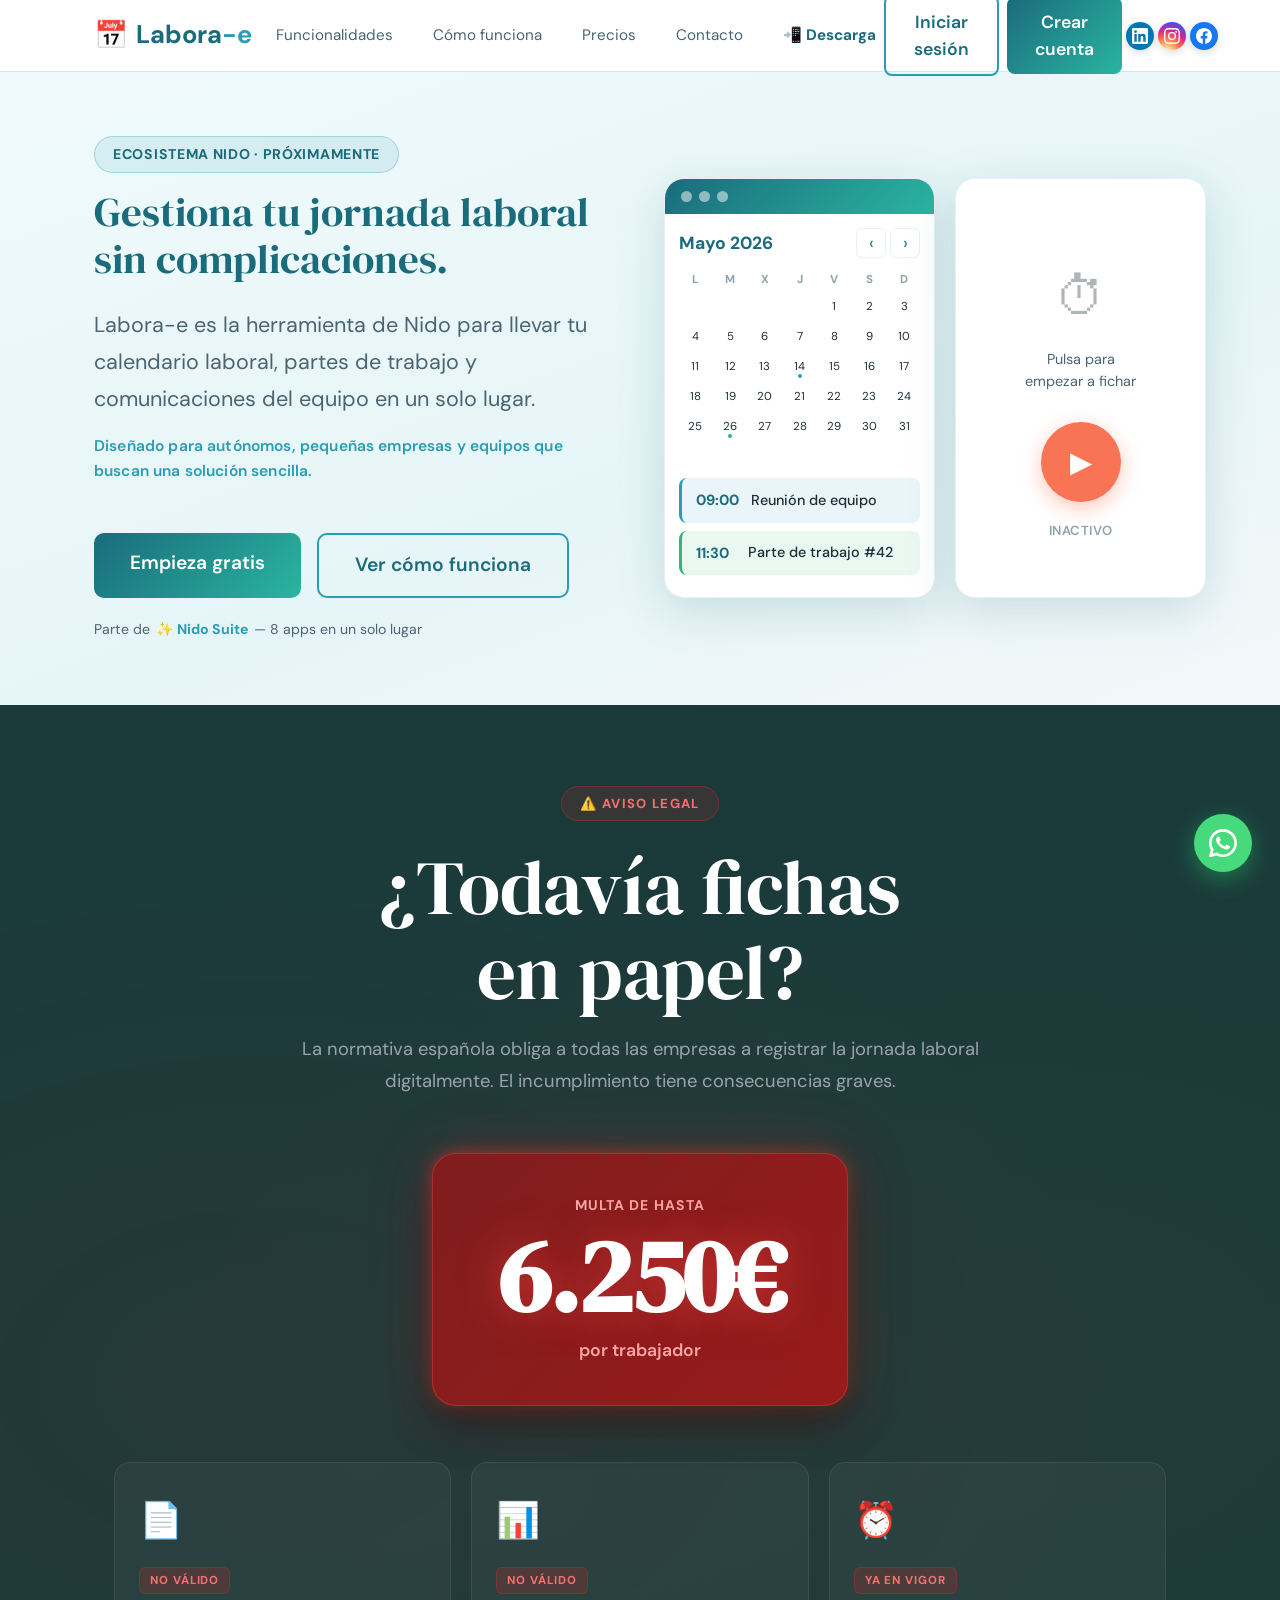
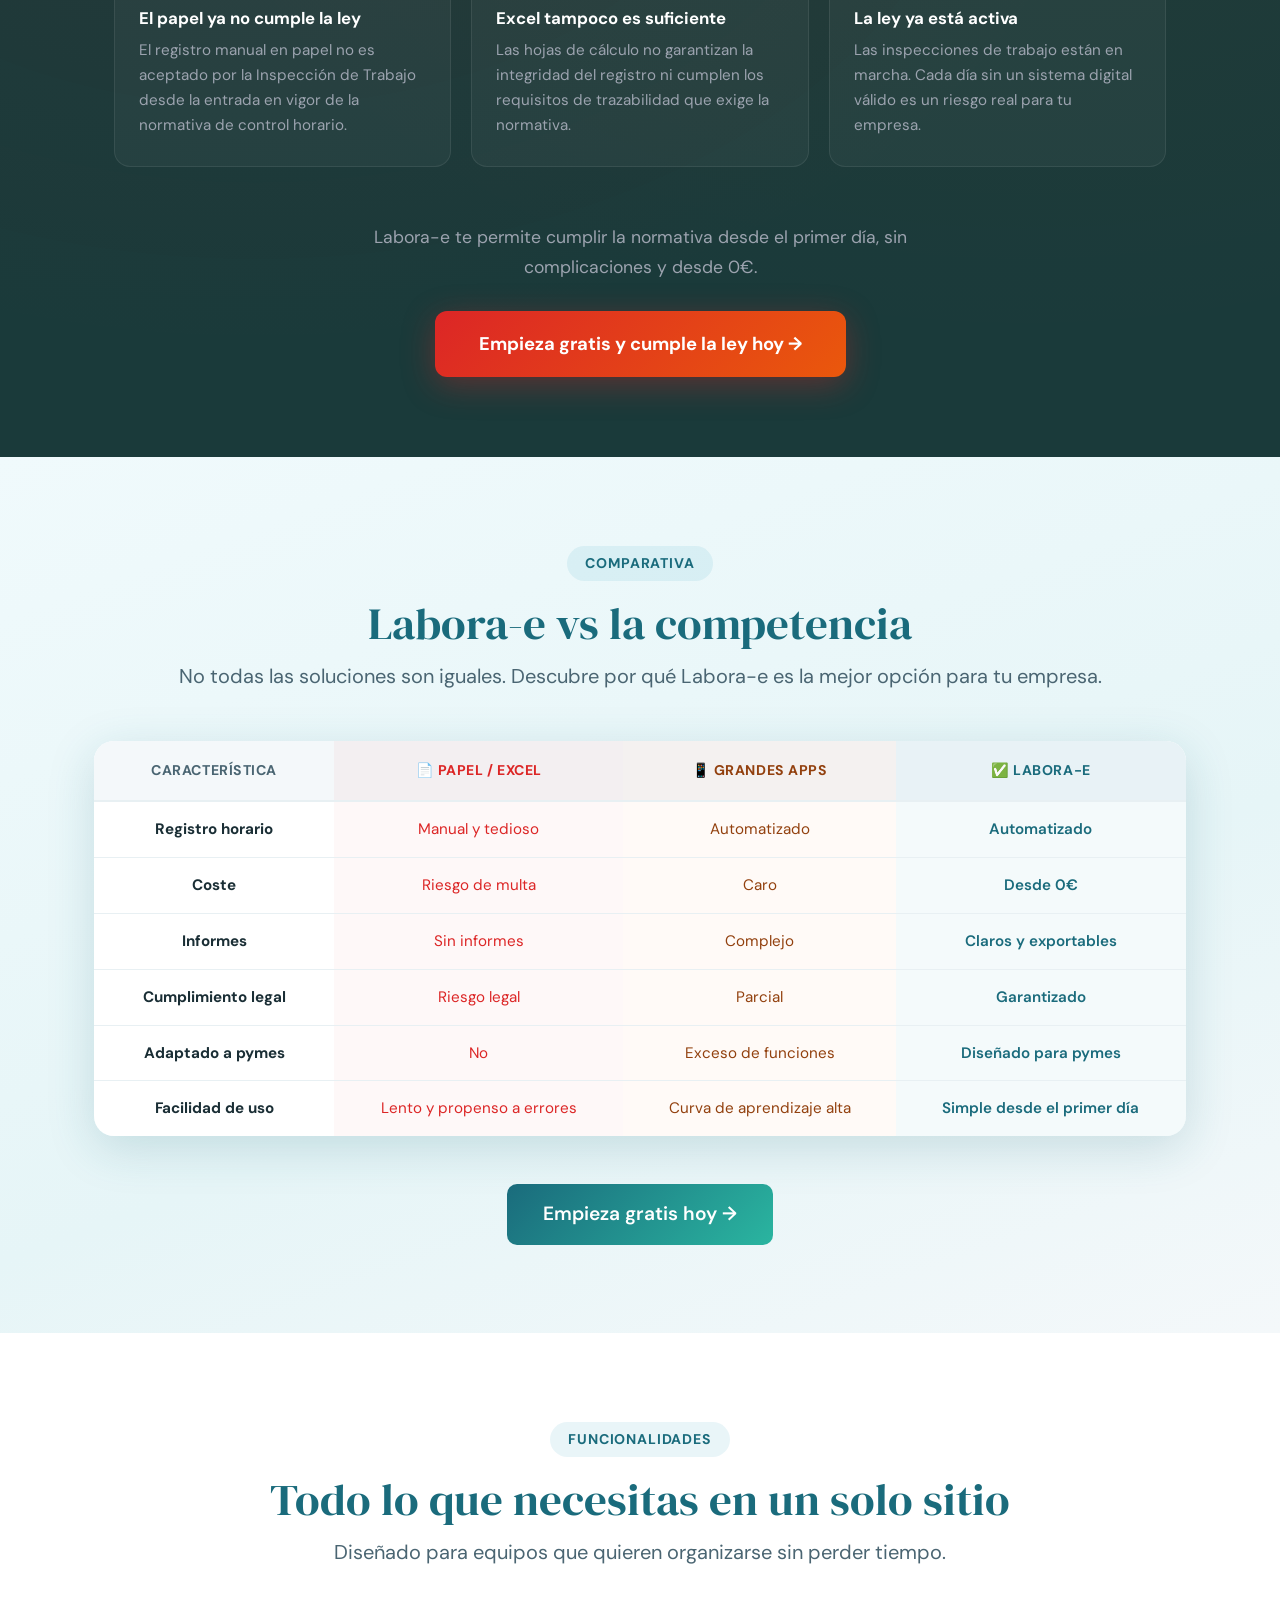
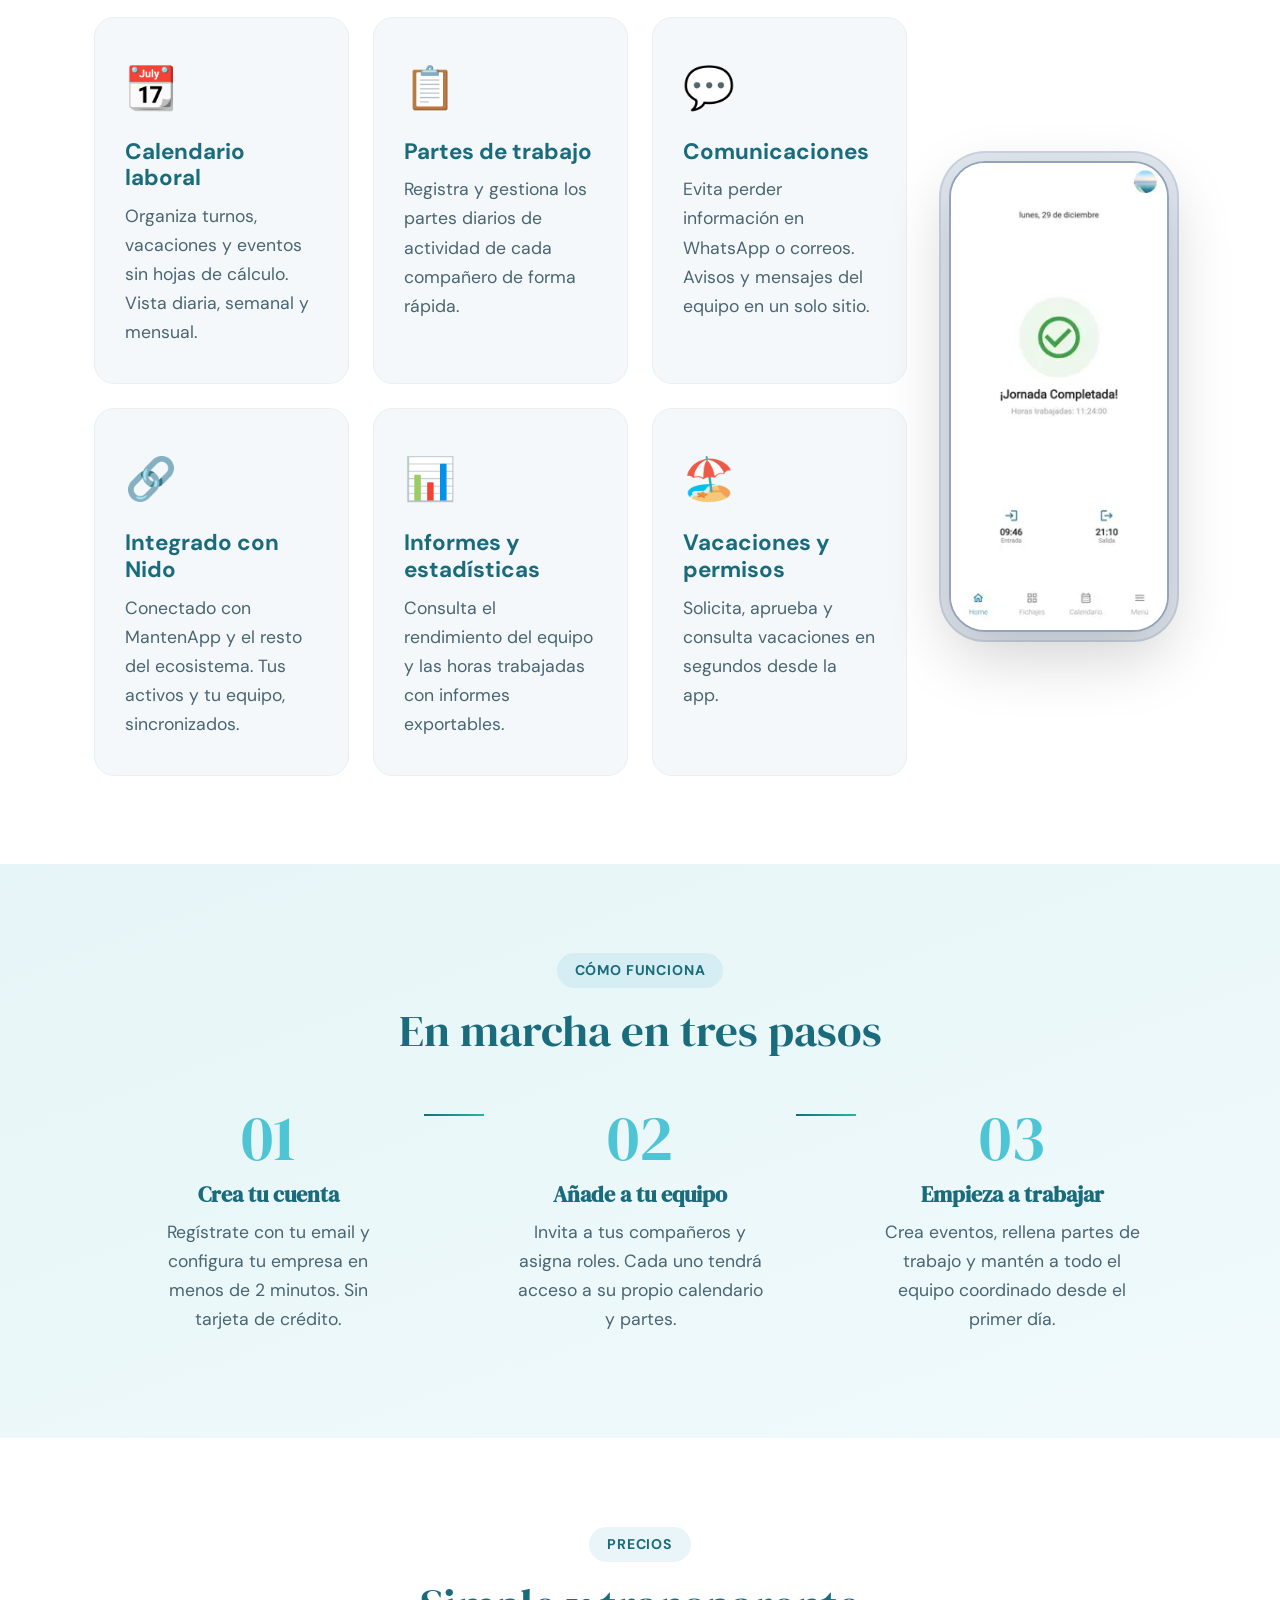
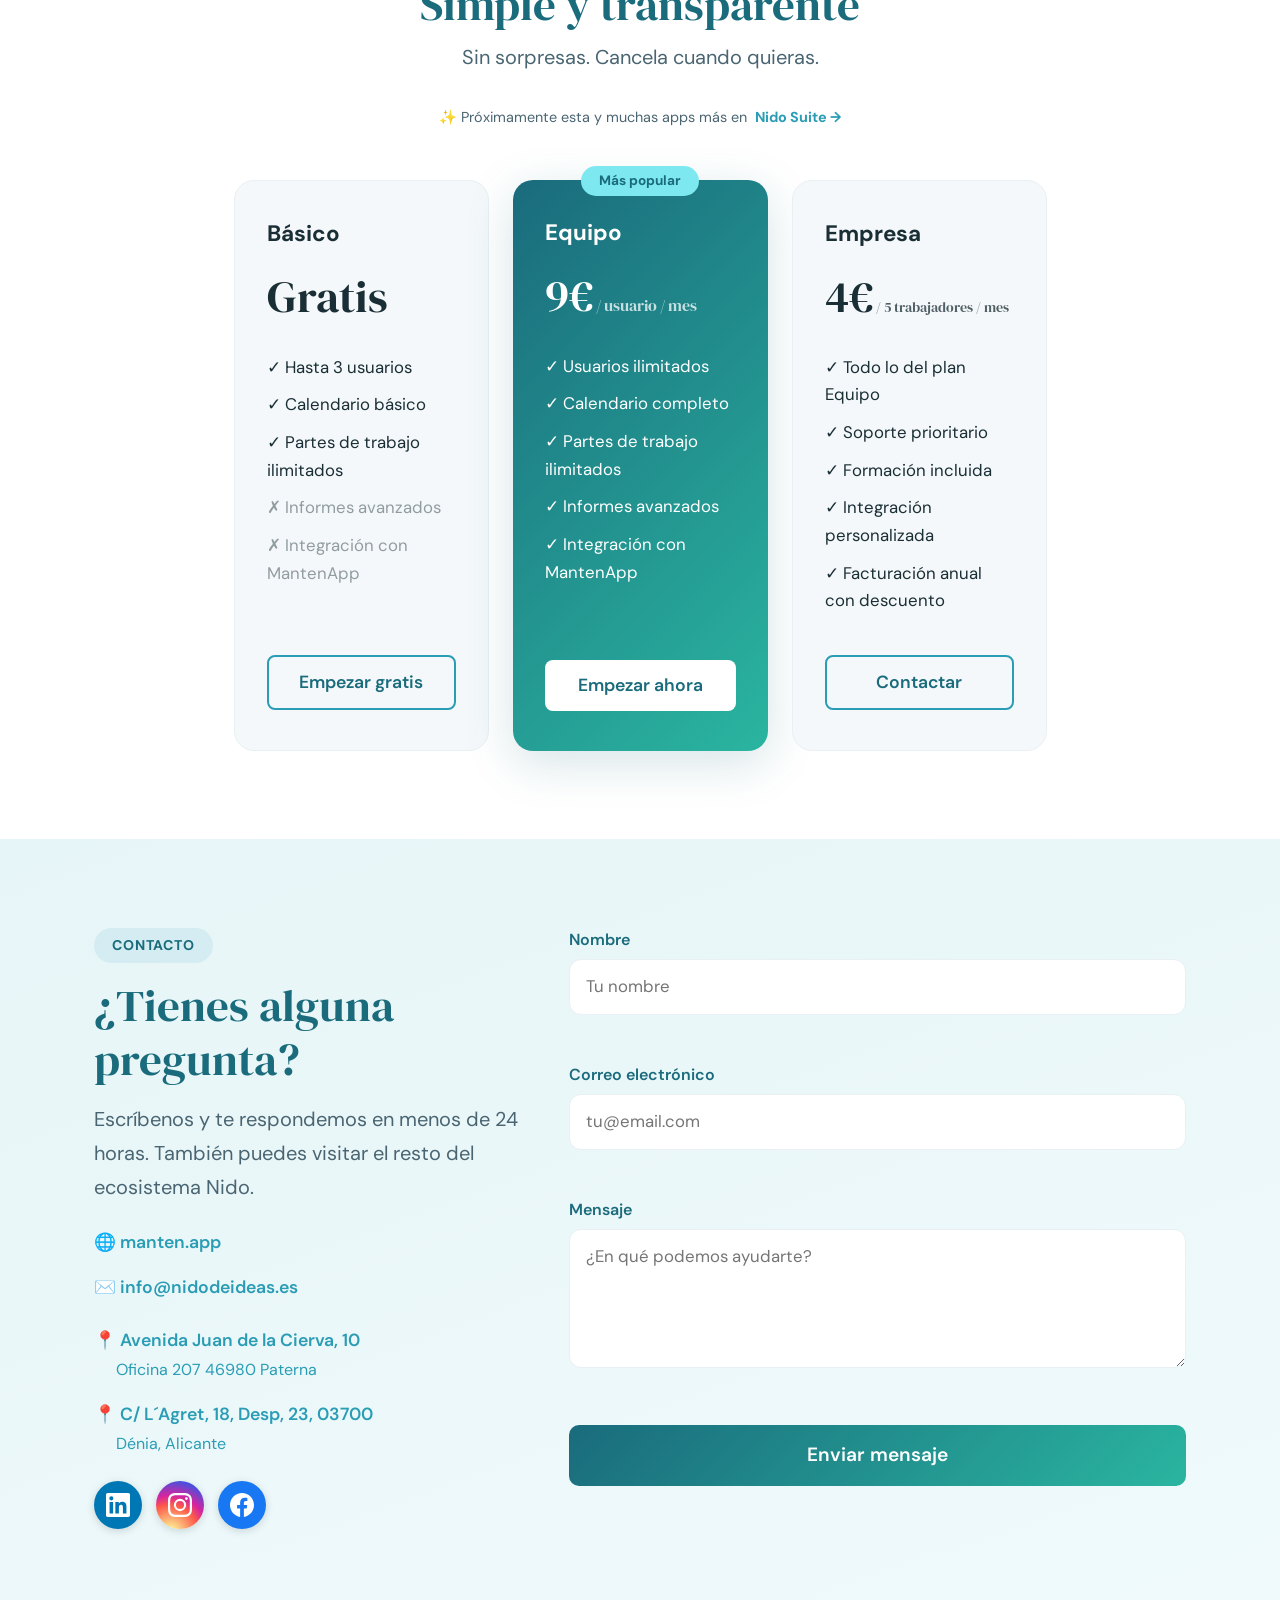
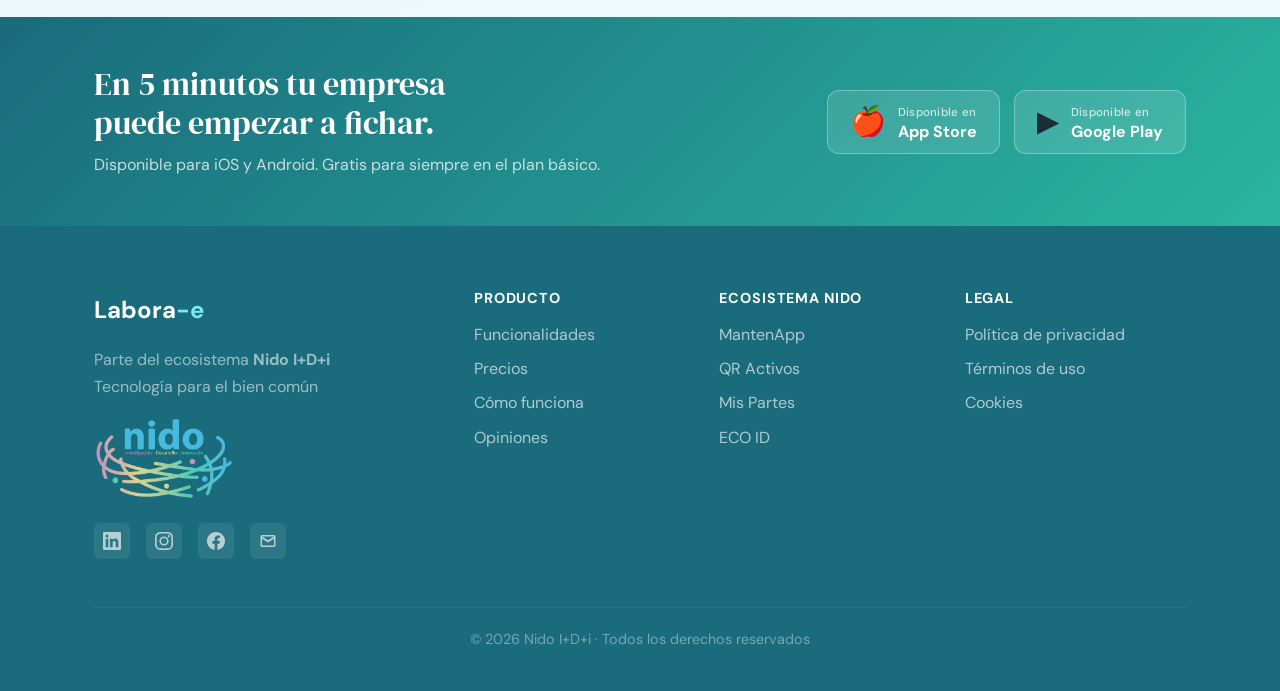
<file: PaginaLabora-Nido/index.html>
<!DOCTYPE html>
<html lang="es">
<head>
  <meta charset="UTF-8" />
  <meta name="viewport" content="width=device-width, initial-scale=1.0" />
  <link rel="icon" type="image/svg+xml" href="imagenes/favicon.svg" />
  <title>Labora-e</title>
  <link rel="preconnect" href="https://fonts.googleapis.com" />
  <link rel="preconnect" href="https://fonts.gstatic.com" crossorigin />
  <link href="https://fonts.googleapis.com/css2?family=DM+Sans:wght@400;500;600;700&family=DM+Serif+Display&display=swap" rel="stylesheet" />
  <link href="https://cdn.jsdelivr.net/npm/bootstrap@5.3.3/dist/css/bootstrap.min.css" rel="stylesheet" />
  <link rel="stylesheet" href="css/style.css" />
</head>
<body>

  <!-- ========== NAVBAR ========== -->
  <nav class="navbar navbar-expand-lg sticky-top navbar-light bg-white border-bottom py-0">
    <div class="container-xl px-4">

      <a class="navbar-brand d-flex align-items-center gap-2 py-3" href="inicio.html">
        <span class="logo-icon-lg">📅</span>
        <span class="logo-text">Labora<span class="logo-accent">-e</span></span>
      </a>

      <button class="navbar-toggler" type="button" data-bs-toggle="collapse" data-bs-target="#navMenu">
        <span class="navbar-toggler-icon"></span>
      </button>

      <div class="collapse navbar-collapse" id="navMenu">
        <ul class="navbar-nav mx-auto gap-lg-4 py-2 py-lg-0">
          <li class="nav-item"><a class="nav-link" href="#funcionalidades">Funcionalidades</a></li>
          <li class="nav-item"><a class="nav-link" href="#como-funciona">Cómo funciona</a></li>
          <li class="nav-item"><a class="nav-link" href="#precios">Precios</a></li>
          <li class="nav-item"><a class="nav-link" href="#contacto">Contacto</a></li>
          <li class="nav-item"><a class="nav-link nav-link-descarga" href="#descarga">📲 Descarga</a></li>
        </ul>
        <div class="d-flex gap-2 py-2 py-lg-0 align-items-center" id="nav-actions">
          <!-- Se rellena por JS según sesión -->
        </div>
        <div class="d-flex gap-1 ms-1 py-2 py-lg-0 align-items-center">
          <a href="https://www.linkedin.com/company/nido-i-d-i/" target="_blank" rel="noopener noreferrer" class="nav-social-link nav-social-link--linkedin" title="LinkedIn">
            <svg viewBox="0 0 24 24" xmlns="http://www.w3.org/2000/svg"><path d="M20.447 20.452h-3.554v-5.569c0-1.328-.027-3.037-1.852-3.037-1.853 0-2.136 1.445-2.136 2.939v5.667H9.351V9h3.414v1.561h.046c.477-.9 1.637-1.85 3.37-1.85 3.601 0 4.267 2.37 4.267 5.455v6.286zM5.337 7.433a2.062 2.062 0 0 1-2.063-2.065 2.064 2.064 0 1 1 2.063 2.065zm1.782 13.019H3.555V9h3.564v11.452zM22.225 0H1.771C.792 0 0 .774 0 1.729v20.542C0 23.227.792 24 1.771 24h20.451C23.2 24 24 23.227 24 22.271V1.729C24 .774 23.2 0 22.222 0h.003z"/></svg>
          </a>
          <a href="https://www.instagram.com/nidodeideas.es/#" target="_blank" rel="noopener noreferrer" class="nav-social-link nav-social-link--instagram" title="Instagram">
            <svg viewBox="0 0 24 24" xmlns="http://www.w3.org/2000/svg"><path d="M12 2.163c3.204 0 3.584.012 4.85.07 3.252.148 4.771 1.691 4.919 4.919.058 1.265.069 1.645.069 4.849 0 3.205-.012 3.584-.069 4.849-.149 3.225-1.664 4.771-4.919 4.919-1.266.058-1.644.07-4.85.07-3.204 0-3.584-.012-4.849-.07-3.26-.149-4.771-1.699-4.919-4.92-.058-1.265-.07-1.644-.07-4.849 0-3.204.013-3.583.07-4.849.149-3.227 1.664-4.771 4.919-4.919 1.266-.057 1.645-.069 4.849-.069zM12 0C8.741 0 8.333.014 7.053.072 2.695.272.273 2.69.073 7.052.014 8.333 0 8.741 0 12c0 3.259.014 3.668.072 4.948.2 4.358 2.618 6.78 6.98 6.98C8.333 23.986 8.741 24 12 24c3.259 0 3.668-.014 4.948-.072 4.354-.2 6.782-2.618 6.979-6.98.059-1.28.073-1.689.073-4.948 0-3.259-.014-3.667-.072-4.947-.196-4.354-2.617-6.78-6.979-6.98C15.668.014 15.259 0 12 0zm0 5.838a6.162 6.162 0 1 0 0 12.324 6.162 6.162 0 0 0 0-12.324zM12 16a4 4 0 1 1 0-8 4 4 0 0 1 0 8zm6.406-11.845a1.44 1.44 0 1 0 0 2.881 1.44 1.44 0 0 0 0-2.881z"/></svg>
          </a>
          <a href="https://www.facebook.com" target="_blank" rel="noopener noreferrer" class="nav-social-link nav-social-link--facebook" title="Facebook">
            <svg viewBox="0 0 24 24" xmlns="http://www.w3.org/2000/svg"><path d="M24 12.073C24 5.405 18.627 0 12 0S0 5.405 0 12.073C0 18.1 4.388 23.094 10.125 24v-8.437H7.078v-3.49h3.047V9.413c0-3.025 1.792-4.697 4.533-4.697 1.312 0 2.686.235 2.686.235v2.97h-1.514c-1.491 0-1.956.93-1.956 1.887v2.265h3.328l-.532 3.49h-2.796V24C19.612 23.094 24 18.1 24 12.073z"/></svg>
          </a>
        </div>
      </div>

    </div>
  </nav>

  <!-- ========== HERO ========== -->
  <section class="hero-section" id="inicio">
    <div class="container-xl px-4">
      <div class="row align-items-center g-5">

        <!-- Columna izquierda: texto -->
        <div class="col-lg-6">
          <a href="https://nidodeideas.es" target="_blank" rel="noopener noreferrer" class="badge-nido mb-3 d-inline-block">Ecosistema Nido · Próximamente</a>
          <h1 class="hero-title mb-4">Gestiona tu jornada laboral sin complicaciones.</h1>
          <p class="hero-subtitle mb-3">Labora-e es la herramienta de Nido para llevar tu calendario laboral, partes de trabajo y comunicaciones del equipo en un solo lugar.</p>
          <p class="hero-target mb-5">Diseñado para autónomos, pequeñas empresas y equipos que buscan una solución sencilla.</p>
          <div class="d-flex gap-3 flex-wrap">
            <a href="pages/register.html" class="btn btn-teal btn-xl">Empieza gratis</a>
            <a href="#como-funciona" class="btn btn-outline-teal btn-xl">Ver cómo funciona</a>
          </div>
          <div class="hero-suite-hint">
            <span>Parte de</span>
            <a href="#" class="hero-suite-link">✨ Nido Suite</a>
            <span>— 8 apps en un solo lugar</span>
          </div>
        </div>

        <!-- Columna derecha: calendario + fichaje -->
        <div class="col-lg-6">
          <div class="hero-mockups">

            <!-- Calendario -->
            <div class="mockup-card mockup-card--sm">
              <div class="mockup-bar">
                <span></span><span></span><span></span>
              </div>
              <div class="mockup-body">
                <div class="cal-header-row">
                  <span class="cal-month-label" id="cal-month-label">Mayo 2026</span>
                  <div class="cal-nav-btns">
                    <button id="cal-prev">‹</button>
                    <button id="cal-next">›</button>
                  </div>
                </div>
                <div class="cal-grid" id="cal-grid"></div>
                <div class="mockup-events mt-2">
                  <div class="mockup-event mockup-event--blue">
                    <span class="event-time">09:00</span>
                    <span class="event-name">Reunión de equipo</span>
                  </div>
                  <div class="mockup-event mockup-event--green">
                    <span class="event-time">11:30</span>
                    <span class="event-name">Parte de trabajo #42</span>
                  </div>
                </div>
              </div>
            </div>

            <!-- Fichaje -->
            <div class="fichaje-card">
              <div class="fichaje-display" id="fichaje-display">
                <div class="fichaje-idle">
                  <div class="fichaje-idle-icon">⏱</div>
                  <p class="fichaje-idle-text">Pulsa para<br>empezar a fichar</p>
                </div>
              </div>
              <div class="fichaje-timer" id="fichaje-timer" style="display:none">
                <div class="fichaje-time" id="fichaje-time">00:00:00</div>
                <div class="fichaje-total-label">Total acumulado hoy:</div>
                <div class="fichaje-progress-wrap">
                  <div class="fichaje-progress-bar">
                    <div class="fichaje-progress-fill" id="fichaje-progress-fill"></div>
                  </div>
                  <div class="fichaje-progress-labels">
                    <span class="fichaje-percent" id="fichaje-percent">0%</span>
                    <span class="fichaje-meta">Meta: 8h</span>
                  </div>
                </div>
              </div>
              <button class="fichaje-btn" id="fichaje-btn" onclick="toggleFichaje()">
                <span id="fichaje-btn-icon">▶</span>
              </button>
              <div class="fichaje-status" id="fichaje-status">Inactivo</div>
            </div>

          </div>
        </div>

      </div>
    </div>
  </section>

  <!-- ========== ALERTA LEGAL ========== -->
  <section class="alerta-legal" id="alerta-legal">
    <div class="alerta-legal__inner">

      <!-- Cabecera de impacto -->
      <div class="alerta-legal__header">
        <span class="alerta-badge">⚠️ AVISO LEGAL</span>
        <h2 class="alerta-title">¿Todavía fichas<br>en papel?</h2>
        <p class="alerta-subtitle">La normativa española obliga a todas las empresas a registrar la jornada laboral digitalmente. El incumplimiento tiene consecuencias graves.</p>
      </div>

      <!-- Dato central de impacto -->
      <div class="alerta-cifra-wrap">
        <div class="alerta-cifra-card">
          <div class="alerta-cifra-label">Multa de hasta</div>
          <div class="alerta-cifra">6.250€</div>
          <div class="alerta-cifra-sub">por trabajador</div>
        </div>
      </div>

      <!-- Tres problemas -->
      <div class="alerta-problemas">

        <div class="alerta-problema-card">
          <div class="alerta-problema-icon">📄</div>
          <div class="alerta-problema-tag">NO VÁLIDO</div>
          <h3>El papel ya no cumple la ley</h3>
          <p>El registro manual en papel no es aceptado por la Inspección de Trabajo desde la entrada en vigor de la normativa de control horario.</p>
        </div>

        <div class="alerta-problema-card">
          <div class="alerta-problema-icon">📊</div>
          <div class="alerta-problema-tag">NO VÁLIDO</div>
          <h3>Excel tampoco es suficiente</h3>
          <p>Las hojas de cálculo no garantizan la integridad del registro ni cumplen los requisitos de trazabilidad que exige la normativa.</p>
        </div>

        <div class="alerta-problema-card">
          <div class="alerta-problema-icon">⏰</div>
          <div class="alerta-problema-tag">YA EN VIGOR</div>
          <h3>La ley ya está activa</h3>
          <p>Las inspecciones de trabajo están en marcha. Cada día sin un sistema digital válido es un riesgo real para tu empresa.</p>
        </div>

      </div>

      <!-- CTA -->
      <div class="alerta-cta">
        <p class="alerta-cta-text">Labora-e te permite cumplir la normativa desde el primer día, sin complicaciones y desde 0€.</p>
        <a href="pages/register.html" class="btn-alerta-cta">Empieza gratis y cumple la ley hoy →</a>
      </div>

    </div>
  </section>

  <!-- ========== COMPARATIVA ========== -->
  <section class="comparativa-section" id="comparativa">
    <div class="container-xl px-4">

      <div class="text-center mb-5">
        <span class="section-tag">Comparativa</span>
        <h2 class="section-title mt-3">Labora-e vs la competencia</h2>
        <p class="section-subtitle mt-2">No todas las soluciones son iguales. Descubre por qué Labora-e es la mejor opción para tu empresa.</p>
      </div>

      <div class="comparativa-table-wrap">
        <table class="comparativa-table">
          <thead>
            <tr>
              <th class="comparativa-th-feature">Característica</th>
              <th class="comparativa-th-bad">📄 Papel / Excel</th>
              <th class="comparativa-th-mid">📱 Grandes apps</th>
              <th class="comparativa-th-good">✅ Labora-e</th>
            </tr>
          </thead>
          <tbody>
            <tr>
              <td class="comparativa-feature">Registro horario</td>
              <td class="comparativa-bad">Manual y tedioso</td>
              <td class="comparativa-mid">Automatizado</td>
              <td class="comparativa-good">Automatizado</td>
            </tr>
            <tr>
              <td class="comparativa-feature">Coste</td>
              <td class="comparativa-bad">Riesgo de multa</td>
              <td class="comparativa-mid">Caro</td>
              <td class="comparativa-good">Desde 0€</td>
            </tr>
            <tr>
              <td class="comparativa-feature">Informes</td>
              <td class="comparativa-bad">Sin informes</td>
              <td class="comparativa-mid">Complejo</td>
              <td class="comparativa-good">Claros y exportables</td>
            </tr>
            <tr>
              <td class="comparativa-feature">Cumplimiento legal</td>
              <td class="comparativa-bad">Riesgo legal</td>
              <td class="comparativa-mid">Parcial</td>
              <td class="comparativa-good">Garantizado</td>
            </tr>
            <tr>
              <td class="comparativa-feature">Adaptado a pymes</td>
              <td class="comparativa-bad">No</td>
              <td class="comparativa-mid">Exceso de funciones</td>
              <td class="comparativa-good">Diseñado para pymes</td>
            </tr>
            <tr>
              <td class="comparativa-feature">Facilidad de uso</td>
              <td class="comparativa-bad">Lento y propenso a errores</td>
              <td class="comparativa-mid">Curva de aprendizaje alta</td>
              <td class="comparativa-good">Simple desde el primer día</td>
            </tr>
          </tbody>
        </table>
      </div>

      <div class="text-center mt-5">
        <a href="pages/register.html" class="btn btn-teal btn-xl">Empieza gratis hoy →</a>
      </div>

    </div>
  </section>

  <!-- ========== FUNCIONALIDADES ========== -->
  <section class="py-section bg-white" id="funcionalidades">
    <div class="container-xl px-4">
      <div class="text-center mb-5">
        <span class="section-tag">Funcionalidades</span>
        <h2 class="section-title mt-3">Todo lo que necesitas en un solo sitio</h2>
        <p class="section-subtitle mt-2">Diseñado para equipos que quieren organizarse sin perder tiempo.</p>
      </div>
      <!-- Mockup móvil -->
       <div class="row g-4 align-items-center">
        <div class="col-lg-9">
          <div class="row g-4">
        <div class="col-md-6 col-xl-4">
          <div class="feature-card h-100">
            <div class="feature-icon">📆</div>
            <h3>Calendario laboral</h3>
            <p>Organiza turnos, vacaciones y eventos sin hojas de cálculo. Vista diaria, semanal y mensual.</p>
          </div>
        </div>
        <div class="col-md-6 col-xl-4">
          <div class="feature-card h-100">
            <div class="feature-icon">📋</div>
            <h3>Partes de trabajo</h3>
            <p>Registra y gestiona los partes diarios de actividad de cada compañero de forma rápida.</p>
          </div>
        </div>
        <div class="col-md-6 col-xl-4">
          <div class="feature-card h-100">
            <div class="feature-icon">💬</div>
            <h3>Comunicaciones</h3>
            <p>Evita perder información en WhatsApp o correos. Avisos y mensajes del equipo en un solo sitio.</p>
          </div>
        </div>
        <div class="col-md-6 col-xl-4">
          <div class="feature-card h-100">
            <div class="feature-icon">🔗</div>
            <h3>Integrado con Nido</h3>
            <p>Conectado con MantenApp y el resto del ecosistema. Tus activos y tu equipo, sincronizados.</p>
          </div>
        </div>
        <div class="col-md-6 col-xl-4">
          <div class="feature-card h-100">
            <div class="feature-icon">📊</div>
            <h3>Informes y estadísticas</h3>
            <p>Consulta el rendimiento del equipo y las horas trabajadas con informes exportables.</p>
          </div>
        </div>
        <div class="col-md-6 col-xl-4">
          <div class="feature-card h-100">
            <div class="feature-icon">🏖️</div>
            <h3>Vacaciones y permisos</h3>
            <p>Solicita, aprueba y consulta vacaciones en segundos desde la app.</p>
          </div>
        </div>
      </div>
        </div>
        <!-- Mockup móvil lateral -->
        <div class="col-lg-3 d-none d-lg-flex justify-content-center">
          <div class="feature-phone-mockup">
            <img src="imagenes/app-screenshot.png" alt="Captura de Labora-e" class="feature-phone-img" />
          </div>
        </div>
      </div>
    </div>
  </section>

  <!-- ========== CÓMO FUNCIONA ========== -->
  <section class="py-section bg-teal-soft" id="como-funciona">
    <div class="container-xl px-4">
      <div class="text-center mb-5">
        <span class="section-tag">Cómo funciona</span>
        <h2 class="section-title mt-3">En marcha en tres pasos</h2>
      </div>
      <div class="row justify-content-center align-items-start g-4">
        <div class="col-md-3 text-center">
          <div class="step-number">01</div>
          <h3 class="step-title">Crea tu cuenta</h3>
          <p class="step-text">Regístrate con tu email y configura tu empresa en menos de 2 minutos. Sin tarjeta de crédito.</p>
        </div>
        <div class="col-md-1 d-none d-md-flex align-items-center justify-content-center step-connector-wrap">
          <div class="step-connector"></div>
        </div>
        <div class="col-md-3 text-center">
          <div class="step-number">02</div>
          <h3 class="step-title">Añade a tu equipo</h3>
          <p class="step-text">Invita a tus compañeros y asigna roles. Cada uno tendrá acceso a su propio calendario y partes.</p>
        </div>
        <div class="col-md-1 d-none d-md-flex align-items-center justify-content-center step-connector-wrap">
          <div class="step-connector"></div>
        </div>
        <div class="col-md-3 text-center">
          <div class="step-number">03</div>
          <h3 class="step-title">Empieza a trabajar</h3>
          <p class="step-text">Crea eventos, rellena partes de trabajo y mantén a todo el equipo coordinado desde el primer día.</p>
        </div>
      </div>
    </div>
  </section>

  <!-- ========== PRECIOS ========== -->
  <section class="py-section bg-white" id="precios">
    <div class="container-xl px-4">
      <div class="text-center mb-5">
        <span class="section-tag">Precios</span>
        <h2 class="section-title mt-3">Simple y transparente</h2>
        <p class="section-subtitle mt-2">Sin sorpresas. Cancela cuando quieras.</p>
        <div class="nido-suite-hint mt-3">
          <span>✨ Próximamente esta y muchas apps más en</span>
          <a href="#" class="nido-suite-hint-link">Nido Suite →</a>
        </div>
      </div>
      <div class="row justify-content-center align-items-stretch g-4">
        <div class="col-md-4 col-lg-3">
          <div class="pricing-card h-100 d-flex flex-column">
            <h3>Básico</h3>
            <div class="price-amount">Gratis</div>
            <ul class="pricing-features flex-grow-1">
              <li>✓ Hasta 3 usuarios</li>
              <li>✓ Calendario básico</li>
              <li>✓ Partes de trabajo ilimitados</li>
              <li class="disabled">✗ Informes avanzados</li>
              <li class="disabled">✗ Integración con MantenApp</li>
            </ul>
            <button class="btn w-100 mt-3" id="btn-plan-basico" onclick="elegirPlan('basico')">Empezar gratis</button>
          </div>
        </div>
        <div class="col-md-4 col-lg-3">
          <div class="pricing-card pricing-card--featured h-100 d-flex flex-column">
            <div class="pricing-badge">Más popular</div>
            <h3>Equipo</h3>
            <div class="price-amount">9€<span class="price-period"> / usuario / mes</span></div>
            <ul class="pricing-features flex-grow-1">
              <li>✓ Usuarios ilimitados</li>
              <li>✓ Calendario completo</li>
              <li>✓ Partes de trabajo ilimitados</li>
              <li>✓ Informes avanzados</li>
              <li>✓ Integración con MantenApp</li>
            </ul>
            <button class="btn w-100 mt-3" id="btn-plan-equipo" onclick="elegirPlan('equipo')">Empezar ahora</button>
          </div>
        </div>
        <div class="col-md-4 col-lg-3">
          <div class="pricing-card h-100 d-flex flex-column">
            <h3>Empresa</h3>
            <div class="price-amount" id="empresa-price-display">4€<span class="price-period"> / 5 trabajadores / mes</span></div>
            <ul class="pricing-features flex-grow-1">
              <li>✓ Todo lo del plan Equipo</li>
              <li>✓ Soporte prioritario</li>
              <li>✓ Formación incluida</li>
              <li>✓ Integración personalizada</li>
              <li>✓ Facturación anual con descuento</li>
            </ul>
            <button class="btn w-100 mt-3" id="btn-plan-empresa" onclick="elegirPlan('empresa')">Contactar</button>
            <!-- Input trabajadores: solo visible cuando el usuario está logueado y puede actualizar -->
            <div class="empresa-workers-wrap d-none" id="empresa-workers-wrap">
              <label class="empresa-workers-label" for="empresa-workers-input">¿Cuántos trabajadores tiene tu empresa?</label>
              <input type="number" id="empresa-workers-input" class="empresa-workers-input" min="1" placeholder="Ej: 10" />
              <div class="empresa-workers-preview" id="empresa-workers-preview"></div>
            </div>
          </div>
        </div>
      </div>
    </div>
  </section>

  <!-- ========== CONTACTO ========== -->
  <section class="py-section bg-teal-soft" id="contacto">
    <div class="container-xl px-4">
      <div class="row g-5 align-items-start">
        <div class="col-lg-5">
          <span class="section-tag">Contacto</span>
          <h2 class="section-title mt-3">¿Tienes alguna pregunta?</h2>
          <p class="section-subtitle mt-3">Escríbenos y te respondemos en menos de 24 horas. También puedes visitar el resto del ecosistema Nido.</p>
          <div class="d-flex flex-column gap-3 mt-4">
            <a href="https://manten.app" class="contact-link">🌐 manten.app</a>
            <a href="mailto:info@nidodeideas.es" class="contact-link">✉️ info@nidodeideas.es</a>
          </div>
          <!-- Direcciones -->
          <div class="d-flex flex-column gap-3 mt-4">
            <a href="https://maps.google.com/?q=Avenida+Juan+de+la+Cierva,+10+Oficina+207+46980+Paterna" target="_blank" rel="noopener noreferrer" class="contact-link" style="flex-direction:column; align-items:flex-start; gap:2px;">
              <span>📍 Avenida Juan de la Cierva, 10</span>
              <span style="padding-left:22px; font-weight:400; font-size:1rem;">Oficina 207 46980 Paterna</span>
            </a>
            <a href="https://maps.google.com/?q=C/+L'Agret,+18,+Desp,+23,+03700+Dénia,+Alicante" target="_blank" rel="noopener noreferrer" class="contact-link" style="flex-direction:column; align-items:flex-start; gap:2px;">
              <span>📍 C/ L´Agret, 18, Desp, 23, 03700</span>
              <span style="padding-left:22px; font-weight:400; font-size:1rem;">Dénia, Alicante</span>
            </a>
          </div>

          <!-- Redes sociales -->
          <div class="social-icons-contacto mt-4">
            <!-- LinkedIn -->
            <a href="https://www.linkedin.com/company/nido-i-d-i/" target="_blank" rel="noopener noreferrer" class="social-icon-btn social-icon-btn--linkedin" title="LinkedIn">
              <svg viewBox="0 0 24 24" xmlns="http://www.w3.org/2000/svg">
                <path d="M20.447 20.452h-3.554v-5.569c0-1.328-.027-3.037-1.852-3.037-1.853 0-2.136 1.445-2.136 2.939v5.667H9.351V9h3.414v1.561h.046c.477-.9 1.637-1.85 3.37-1.85 3.601 0 4.267 2.37 4.267 5.455v6.286zM5.337 7.433a2.062 2.062 0 0 1-2.063-2.065 2.064 2.064 0 1 1 2.063 2.065zm1.782 13.019H3.555V9h3.564v11.452zM22.225 0H1.771C.792 0 0 .774 0 1.729v20.542C0 23.227.792 24 1.771 24h20.451C23.2 24 24 23.227 24 22.271V1.729C24 .774 23.2 0 22.222 0h.003z"/>
              </svg>
            </a>
            <!-- Instagram -->
            <a href="https://www.instagram.com/nidodeideas.es/#" target="_blank" rel="noopener noreferrer" class="social-icon-btn social-icon-btn--instagram" title="Instagram">
              <svg viewBox="0 0 24 24" xmlns="http://www.w3.org/2000/svg">
                <path d="M12 2.163c3.204 0 3.584.012 4.85.07 3.252.148 4.771 1.691 4.919 4.919.058 1.265.069 1.645.069 4.849 0 3.205-.012 3.584-.069 4.849-.149 3.225-1.664 4.771-4.919 4.919-1.266.058-1.644.07-4.85.07-3.204 0-3.584-.012-4.849-.07-3.26-.149-4.771-1.699-4.919-4.92-.058-1.265-.07-1.644-.07-4.849 0-3.204.013-3.583.07-4.849.149-3.227 1.664-4.771 4.919-4.919 1.266-.057 1.645-.069 4.849-.069zM12 0C8.741 0 8.333.014 7.053.072 2.695.272.273 2.69.073 7.052.014 8.333 0 8.741 0 12c0 3.259.014 3.668.072 4.948.2 4.358 2.618 6.78 6.98 6.98C8.333 23.986 8.741 24 12 24c3.259 0 3.668-.014 4.948-.072 4.354-.2 6.782-2.618 6.979-6.98.059-1.28.073-1.689.073-4.948 0-3.259-.014-3.667-.072-4.947-.196-4.354-2.617-6.78-6.979-6.98C15.668.014 15.259 0 12 0zm0 5.838a6.162 6.162 0 1 0 0 12.324 6.162 6.162 0 0 0 0-12.324zM12 16a4 4 0 1 1 0-8 4 4 0 0 1 0 8zm6.406-11.845a1.44 1.44 0 1 0 0 2.881 1.44 1.44 0 0 0 0-2.881z"/>
              </svg>
            </a>
            <!-- Facebook -->
            <a href="https://www.facebook.com" target="_blank" rel="noopener noreferrer" class="social-icon-btn social-icon-btn--facebook" title="Facebook">
              <svg viewBox="0 0 24 24" xmlns="http://www.w3.org/2000/svg">
                <path d="M24 12.073C24 5.405 18.627 0 12 0S0 5.405 0 12.073C0 18.1 4.388 23.094 10.125 24v-8.437H7.078v-3.49h3.047V9.413c0-3.025 1.792-4.697 4.533-4.697 1.312 0 2.686.235 2.686.235v2.97h-1.514c-1.491 0-1.956.93-1.956 1.887v2.265h3.328l-.532 3.49h-2.796V24C19.612 23.094 24 18.1 24 12.073z"/>
              </svg>
            </a>
          </div>
        </div>
        <div class="col-lg-7">
          <form id="contacto-form" onsubmit="enviarContacto(event)">
            <div class="mb-4">
              <label class="form-label-custom" for="nombre">Nombre</label>
              <input type="text" id="nombre" name="nombre" class="form-control-custom" placeholder="Tu nombre" />
              <span class="contacto-error" id="error-nombre"></span>
            </div>
            <div class="mb-4">
              <label class="form-label-custom" for="email">Correo electrónico</label>
              <input type="email" id="email" name="email" class="form-control-custom" placeholder="tu@email.com" />
              <span class="contacto-error" id="error-email"></span>
            </div>
            <div class="mb-4">
              <label class="form-label-custom" for="mensaje">Mensaje</label>
              <textarea id="mensaje" name="mensaje" class="form-control-custom" rows="4" placeholder="¿En qué podemos ayudarte?"></textarea>
              <span class="contacto-error" id="error-mensaje"></span>
            </div>
            <button type="submit" class="btn btn-teal btn-xl w-100">Enviar mensaje</button>
          </form>
        </div>
      </div>
    </div>
  </section>

  <!-- ========== DESCARGA ========== -->
  <section class="descarga-section" id="descarga">
    <div class="container-xl px-4">
      <div class="descarga-inner">

        <div class="descarga-text">
          <h2 class="descarga-title">En 5 minutos tu empresa<br>puede empezar a fichar.</h2>
          <p class="descarga-sub">Disponible para iOS y Android. Gratis para siempre en el plan básico.</p>
        </div>

        <div class="descarga-btns">
          <a href="https://apps.apple.com/es/app/labora-e/id6756606554" class="btn-store btn-store--apple" target="_blank" rel="noopener noreferrer">
            <span class="btn-store__icon">🍎</span>
            <div class="btn-store__text">
              <span class="btn-store__label">Disponible en</span>
              <span class="btn-store__name">App Store</span>
            </div>
          </a>
          <a href="https://play.google.com/store/apps/details?id=com.nido.laborae" class="btn-store btn-store--google" target="_blank" rel="noopener noreferrer">
            <span class="btn-store__icon">▶</span>
            <div class="btn-store__text">
              <span class="btn-store__label">Disponible en</span>
              <span class="btn-store__name">Google Play</span>
            </div>
          </a>
        </div>

      </div>
    </div>
  </section>

  <!-- ========== FOOTER ========== -->
  <footer class="site-footer">
    <div class="container-xl px-4">
      <div class="row g-5 mb-5">
         <div class="col-lg-4">
          <span class="logo-text">Labora<span class="logo-accent">-e</span></span>
          <p class="footer-desc mt-3">
            Parte del ecosistema <strong>Nido I+D+i</strong><br/>
            Tecnología para el bien común
          </p>
          <a href="https://nidodeideas.es" target="_blank" rel="noopener noreferrer">
            <img src="imagenes/nido-logo.png" alt="Nido I+D+i" class="footer-nido-logo" />
          </a>
          <div class="footer-social-row">
            <!-- LinkedIn -->
            <a href="https://www.linkedin.com/company/nido-i-d-i/" target="_blank" rel="noopener noreferrer" class="footer-social-link footer-social-link--linkedin" title="LinkedIn">
              <svg viewBox="0 0 24 24" xmlns="http://www.w3.org/2000/svg"><path d="M20.447 20.452h-3.554v-5.569c0-1.328-.027-3.037-1.852-3.037-1.853 0-2.136 1.445-2.136 2.939v5.667H9.351V9h3.414v1.561h.046c.477-.9 1.637-1.85 3.37-1.85 3.601 0 4.267 2.37 4.267 5.455v6.286zM5.337 7.433a2.062 2.062 0 0 1-2.063-2.065 2.064 2.064 0 1 1 2.063 2.065zm1.782 13.019H3.555V9h3.564v11.452zM22.225 0H1.771C.792 0 0 .774 0 1.729v20.542C0 23.227.792 24 1.771 24h20.451C23.2 24 24 23.227 24 22.271V1.729C24 .774 23.2 0 22.222 0h.003z"/></svg>
            </a>
            <!-- Instagram -->
            <a href="https://www.instagram.com/nidodeideas.es/#" target="_blank" rel="noopener noreferrer" class="footer-social-link footer-social-link--instagram" title="Instagram">
              <svg viewBox="0 0 24 24" xmlns="http://www.w3.org/2000/svg"><path d="M12 2.163c3.204 0 3.584.012 4.85.07 3.252.148 4.771 1.691 4.919 4.919.058 1.265.069 1.645.069 4.849 0 3.205-.012 3.584-.069 4.849-.149 3.225-1.664 4.771-4.919 4.919-1.266.058-1.644.07-4.85.07-3.204 0-3.584-.012-4.849-.07-3.26-.149-4.771-1.699-4.919-4.92-.058-1.265-.07-1.644-.07-4.849 0-3.204.013-3.583.07-4.849.149-3.227 1.664-4.771 4.919-4.919 1.266-.057 1.645-.069 4.849-.069zM12 0C8.741 0 8.333.014 7.053.072 2.695.272.273 2.69.073 7.052.014 8.333 0 8.741 0 12c0 3.259.014 3.668.072 4.948.2 4.358 2.618 6.78 6.98 6.98C8.333 23.986 8.741 24 12 24c3.259 0 3.668-.014 4.948-.072 4.354-.2 6.782-2.618 6.979-6.98.059-1.28.073-1.689.073-4.948 0-3.259-.014-3.667-.072-4.947-.196-4.354-2.617-6.78-6.979-6.98C15.668.014 15.259 0 12 0zm0 5.838a6.162 6.162 0 1 0 0 12.324 6.162 6.162 0 0 0 0-12.324zM12 16a4 4 0 1 1 0-8 4 4 0 0 1 0 8zm6.406-11.845a1.44 1.44 0 1 0 0 2.881 1.44 1.44 0 0 0 0-2.881z"/></svg>
            </a>
            <!-- Facebook -->
            <a href="https://www.facebook.com" target="_blank" rel="noopener noreferrer" class="footer-social-link footer-social-link--facebook" title="Facebook">
              <svg viewBox="0 0 24 24" xmlns="http://www.w3.org/2000/svg"><path d="M24 12.073C24 5.405 18.627 0 12 0S0 5.405 0 12.073C0 18.1 4.388 23.094 10.125 24v-8.437H7.078v-3.49h3.047V9.413c0-3.025 1.792-4.697 4.533-4.697 1.312 0 2.686.235 2.686.235v2.97h-1.514c-1.491 0-1.956.93-1.956 1.887v2.265h3.328l-.532 3.49h-2.796V24C19.612 23.094 24 18.1 24 12.073z"/></svg>
            </a>
            <!-- Email -->
            <a href="mailto:info@nidodeideas.es" class="footer-social-link footer-social-link--email" title="info@nidodeideas.es">
              <svg viewBox="0 0 24 24" xmlns="http://www.w3.org/2000/svg"><path d="M20 4H4C2.897 4 2 4.897 2 6v12c0 1.103.897 2 2 2h16c1.103 0 2-.897 2-2V6c0-1.103-.897-2-2-2zm0 2-8 5-8-5h16zm0 12H4V8.868l8 5 8-5V18z"/></svg>
            </a>
          </div>
        </div>
        <div class="col-lg-8">
          <div class="row g-4">
            <div class="col-6 col-md-4">
              <h4 class="footer-heading">Producto</h4>
              <div class="d-flex flex-column gap-2">
                <a href="#funcionalidades" class="footer-link">Funcionalidades</a>
                <a href="#precios" class="footer-link">Precios</a>
                <a href="#como-funciona" class="footer-link">Cómo funciona</a>
                <a href="pages/opiniones.html" class="footer-link">Opiniones</a>
              </div>
            </div>
            <div class="col-6 col-md-4">
              <h4 class="footer-heading">Ecosistema Nido</h4>
              <div class="d-flex flex-column gap-2">
                <a href="https://manten.app" target="_blank" rel="noopener noreferrer" class="footer-link">MantenApp</a>
                <a href="#" class="footer-link">QR Activos</a>
                <a href="#" class="footer-link">Mis Partes</a>
                <a href="#" class="footer-link">ECO ID</a>
              </div>
            </div>
            <div class="col-6 col-md-4">
              <h4 class="footer-heading">Legal</h4>
              <div class="d-flex flex-column gap-2">
                <a href="https://nidodeideas.es/politica-privacidad/" target="_blank" rel="noopener noreferrer" class="footer-link">Política de privacidad</a>
                <a href="pages/terminos.html" class="footer-link">Términos de uso</a>
                <a href="https://nidodeideas.es/politica-de-cookies/" target="_blank" rel="noopener noreferrer" class="footer-link">Cookies</a>
              </div>
            </div>
          </div>
        </div>
      </div>
      <div class="footer-bottom">
        <p>© 2026 Nido I+D+i · Todos los derechos reservados</p>
      </div>
    </div>
  </footer>

  <script src="https://cdn.jsdelivr.net/npm/bootstrap@5.3.3/dist/js/bootstrap.bundle.min.js"></script>
  <script src="calendario.js"></script>
  <script>
    // ── SESIÓN ──────────────────────────────────────────
    const loggedin = localStorage.getItem('user_loggedin') === 'true';
    const nombre   = localStorage.getItem('user_nombre') || 'Usuario';
    const email    = localStorage.getItem('user_email')  || '';
    const plan     = localStorage.getItem('user_plan')   || null;
    const planLabels = { basico: 'Plan Básico', equipo: 'Plan Equipo', empresa: 'Plan Empresa' };

    // ── TEMA ────────────────────────────────────────────
    const temaGuardado = localStorage.getItem('user_tema') || 'light';
    if (temaGuardado === 'dark') document.documentElement.setAttribute('data-theme', 'dark');


    const inicial  = nombre.charAt(0).toUpperCase();

    // ── NAVBAR ──────────────────────────────────────────
    const navActions = document.getElementById('nav-actions');
    if (loggedin) {
      navActions.innerHTML = `
        <div class="profile-trigger" id="profileTrigger" onclick="togglePerfil()">
          <div class="profile-avatar">${inicial}</div>
          <span class="profile-name d-none d-lg-inline">${nombre.split(' ')[0]}</span>
        </div>
      `;
    } else {
      navActions.innerHTML = `
        <a href="pages/login.html" class="btn btn-outline-teal">Iniciar sesión</a>
        <a href="pages/register.html" class="btn btn-teal">Crear cuenta</a>
      `;
    }

    // ── DROPDOWN PERFIL ─────────────────────────────────
    function togglePerfil() {
      let panel = document.getElementById('perfil-panel');
      if (panel) { panel.remove(); return; }

      panel = document.createElement('div');
      panel.id = 'perfil-panel';
      panel.className = 'perfil-panel';
      const planLabel  = planLabels[plan] || 'Sin plan';
      panel.innerHTML = `
        <div class="perfil-panel__top">
          <div class="perfil-panel__email">${email}</div>
          <button class="perfil-panel__close" id="perfil-close-btn">✕</button>
        </div>
        <div class="perfil-panel__avatar">${inicial}</div>
        <div class="perfil-panel__name">¡Hola, ${nombre.split(' ')[0]}!</div>
        <div class="perfil-panel__plan">${planLabel}</div>
        <div class="perfil-panel__divider"></div>
        <div class="perfil-panel__menu">
          <button class="perfil-menu-item" id="btn-ajustes">
            ⚙️ <span>Ajustes</span> <span class="perfil-menu-arrow">›</span>
          </button>
          <a class="perfil-menu-item" href="pages/calendario.html">
            📅 <span>Calendario</span> <span class="perfil-menu-arrow">›</span>
          </a>
          <button class="perfil-menu-item" id="btn-cerrar-sesion">
            🚪 <span>Cerrar sesión</span> <span class="perfil-menu-arrow">›</span>
          </button>
        </div>
        <div class="perfil-panel__footer">
          Política de Privacidad · Aviso Legal<br/>
          <strong>Nido I+D+i</strong> · Tecnología para el bien común
        </div>
      `;
      document.body.appendChild(panel);
      document.getElementById('perfil-close-btn').addEventListener('click', () => panel.remove());
      document.getElementById('btn-ajustes').addEventListener('click', mostrarAjustes);
      document.getElementById('btn-cerrar-sesion').addEventListener('click', cerrarSesion);
      setTimeout(() => panel.classList.add('visible'), 10);
    }

    function cerrarSesion() {
      localStorage.removeItem('user_loggedin');
      window.location.reload();
    }

    // ── MODAL AJUSTES ───────────────────────────────────
    function mostrarAjustes() {
      document.getElementById('perfil-panel')?.remove();
      const modal = document.createElement('div');
      modal.id = 'ajustes-modal';
      modal.className = 'ajustes-overlay';
      modal.innerHTML = `
        <div class="ajustes-box">
          <div class="ajustes-header">
            <h3>Ajustes de cuenta</h3>
            <button id="ajustes-close-btn">✕</button>
          </div>
          <div class="ajustes-body">
            <div class="ajustes-field">
              <label>Nombre</label>
              <input type="text" id="aj-nombre" value="${nombre}" />
            </div>
            <div class="ajustes-field">
              <label>Correo electrónico</label>
              <input type="email" id="aj-email" value="${email}" />
            </div>
            <div class="ajustes-field">
              <label>Tema</label>
              <select id="aj-tema">
                <option value="light">Claro</option>
                <option value="dark">Oscuro</option>
              </select>
            </div>
            <div class="ajustes-field">
              <label>Plan actual</label>
              <div class="ajustes-plan-badge">${planLabels[plan] || 'Sin plan'}</div>
              ${plan === 'empresa' ? `
              <div class="ajustes-empresa-info" id="ajustes-empresa-info">
                ${localStorage.getItem('user_workers')
                  ? `<span class="ajustes-empresa-detail">
                      👥 ${localStorage.getItem('user_workers')} trabajadores
                      · <strong>${localStorage.getItem('user_empresa_precio')}€/mes</strong>
                    </span>`
                  : '<span class="ajustes-empresa-detail">Sin trabajadores configurados</span>'
                }
              </div>` : ''}
            </div>
          </div>
          <div class="ajustes-footer">
            <button class="btn btn-outline-teal" id="ajustes-cancel-btn">Cancelar</button>
            <button class="btn btn-teal" id="ajustes-save-btn">Guardar cambios</button>
          </div>
        </div>
      `;
      modal.addEventListener('click', e => { if (e.target === modal) modal.remove(); });
      document.body.appendChild(modal);
      document.getElementById('ajustes-close-btn').addEventListener('click', () => modal.remove());
      document.getElementById('ajustes-cancel-btn').addEventListener('click', () => modal.remove());
      document.getElementById('ajustes-save-btn').addEventListener('click', guardarAjustes);
      // Pre-select current values
      document.getElementById('aj-tema').value   = localStorage.getItem('user_tema')   || 'light';
    }

    function guardarAjustes() {
      const nuevoNombre = document.getElementById('aj-nombre').value.trim();
      const nuevoEmail  = document.getElementById('aj-email').value.trim();
      const nuevoTema   = document.getElementById('aj-tema').value;
      if (nuevoNombre) localStorage.setItem('user_nombre', nuevoNombre);
      if (nuevoEmail)  localStorage.setItem('user_email', nuevoEmail);
      localStorage.setItem('user_tema', nuevoTema);
      document.getElementById('ajustes-modal').remove();
      window.location.reload();
    }

    // ── PLANES ──────────────────────────────────────────
    const planOrder = { basico: 0, equipo: 1, empresa: 2 };
    const userPlanLevel = plan ? planOrder[plan] : -1;

    function elegirPlan(targetPlan) {
      if (!loggedin) {
        window.location.href = 'pages/register.html';
        return;
      }
      if (targetPlan === 'empresa') {
        const input = document.getElementById('empresa-workers-input');
        const workers = parseInt(input ? input.value : 0);
        if (!workers || workers < 1) {
          // Show the input if hidden
          const wrap = document.getElementById('empresa-workers-wrap');
          if (wrap) wrap.classList.remove('d-none');
          if (input) input.focus();
          return;
        }
        localStorage.setItem('user_workers', workers);
        const precio = calcularPrecioEmpresa(workers);
        localStorage.setItem('user_empresa_precio', precio);
      }
      localStorage.setItem('user_plan', targetPlan);
      window.location.reload();
    }

    function calcularPrecioEmpresa(workers) {
      // 4€ por cada 5 trabajadores (redondeado hacia arriba)
      const grupos = Math.ceil(workers / 5);
      return grupos * 4;
    }

    function actualizarBotonesPlan() {
      const btns = {
        basico:  { el: document.getElementById('btn-plan-basico'),  level: 0 },
        equipo:  { el: document.getElementById('btn-plan-equipo'),   level: 1 },
        empresa: { el: document.getElementById('btn-plan-empresa'),  level: 2 },
      };

      const labels = {
        basico:  'Empezar gratis',
        equipo:  'Empezar ahora',
        empresa: 'Contactar',
      };

      Object.entries(btns).forEach(([key, { el, level }]) => {
        if (!el) return;
        if (!loggedin) {
          el.className = key === 'equipo'
            ? 'btn btn-white w-100 mt-3'
            : 'btn btn-outline-teal w-100 mt-3';
          el.textContent = labels[key];
          el.disabled = false;
          el.style.opacity = '1';
          el.style.cursor = 'pointer';
          return;
        }
        if (level === userPlanLevel) {
          el.className = 'btn btn-teal w-100 mt-3';
          el.textContent = '✓ Tu plan actual';
          el.disabled = true;
          el.style.opacity = '0.75';
          el.style.cursor = 'default';
        } else if (level < userPlanLevel) {
          el.className = 'btn btn-outline-teal w-100 mt-3';
          el.textContent = 'Cambiar a ' + key.charAt(0).toUpperCase() + key.slice(1);
          el.disabled = false;
          el.style.opacity = '1';
          el.style.cursor = 'pointer';
        } else {
          el.className = key === 'equipo'
            ? 'btn btn-white w-100 mt-3'
            : 'btn btn-outline-teal w-100 mt-3';
          el.textContent = 'Actualizar a ' + key.charAt(0).toUpperCase() + key.slice(1);
          el.disabled = false;
          el.style.opacity = '1';
          el.style.cursor = 'pointer';
          // Show workers input for empresa
          if (key === 'empresa') {
            const wrap = document.getElementById('empresa-workers-wrap');
            if (wrap) wrap.classList.remove('d-none');
          }
        }
      });
    }

    actualizarBotonesPlan();

    // Live price preview for empresa workers input
    const workersInput = document.getElementById('empresa-workers-input');
    const workersPreview = document.getElementById('empresa-workers-preview');
    if (workersInput && workersPreview) {
      workersInput.addEventListener('input', () => {
        const w = parseInt(workersInput.value);
        if (w && w > 0) {
          const precio = calcularPrecioEmpresa(w);
          workersPreview.textContent = `${w} trabajadores → ${precio}€/mes`;
          workersPreview.style.display = 'block';
        } else {
          workersPreview.textContent = '';
          workersPreview.style.display = 'none';
        }
      });
    }

    // Cierra el panel si se hace clic fuera
    document.addEventListener('click', e => {
      const panel = document.getElementById('perfil-panel');
      if (panel && !panel.contains(e.target) && !document.getElementById('profileTrigger')?.contains(e.target)) {
        panel.remove();
      }
    });

    function enviarContacto(e) {
      e.preventDefault();
      const nombre  = document.getElementById('nombre');
      const email   = document.getElementById('email');
      const mensaje = document.getElementById('mensaje');
      let valid = true;

      [nombre, email, mensaje].forEach(el => {
        el.classList.remove('input-error');
      });
      document.querySelectorAll('.contacto-error').forEach(el => el.textContent = '');

      if (!nombre.value.trim()) {
        document.getElementById('error-nombre').textContent = 'Por favor introduce tu nombre.';
        nombre.classList.add('input-error');
        valid = false;
      }
      if (!email.value.trim() || !/^[^\s@]+@[^\s@]+\.[^\s@]+$/.test(email.value)) {
        document.getElementById('error-email').textContent = 'Introduce un correo electrónico válido.';
        email.classList.add('input-error');
        valid = false;
      }
      if (!mensaje.value.trim()) {
        document.getElementById('error-mensaje').textContent = 'Por favor escribe un mensaje.';
        mensaje.classList.add('input-error');
        valid = false;
      }
      if (valid) window.location.href = 'pages/enviado.html';
    }

  </script>
  <!-- BOTÓN WHATSAPP FLOTANTE -->
  <a href="https://wa.me/34644105081?text=Hola%2C%20me%20interesa%20Labora-e"
     class="whatsapp-float"
     target="_blank"
     rel="noopener noreferrer"
     title="Contáctanos por WhatsApp">
    <svg xmlns="http://www.w3.org/2000/svg" viewBox="0 0 24 24" fill="white" width="28" height="28">
      <path d="M17.472 14.382c-.297-.149-1.758-.867-2.03-.967-.273-.099-.471-.148-.67.15-.197.297-.767.966-.94 1.164-.173.199-.347.223-.644.075-.297-.15-1.255-.463-2.39-1.475-.883-.788-1.48-1.761-1.653-2.059-.173-.297-.018-.458.13-.606.134-.133.298-.347.446-.52.149-.174.198-.298.298-.497.099-.198.05-.371-.025-.52-.075-.149-.669-1.612-.916-2.207-.242-.579-.487-.5-.669-.51-.173-.008-.371-.01-.57-.01-.198 0-.52.074-.792.372-.272.297-1.04 1.016-1.04 2.479 0 1.462 1.065 2.875 1.213 3.074.149.198 2.096 3.2 5.077 4.487.709.306 1.262.489 1.694.625.712.227 1.36.195 1.871.118.571-.085 1.758-.719 2.006-1.413.248-.694.248-1.289.173-1.413-.074-.124-.272-.198-.57-.347z"/>
      <path d="M12 0C5.373 0 0 5.373 0 12c0 2.127.558 4.122 1.532 5.858L.057 23.25a.75.75 0 00.916.99l5.453-1.43A11.945 11.945 0 0012 24c6.627 0 12-5.373 12-12S18.627 0 12 0zm0 21.75a9.726 9.726 0 01-4.951-1.355l-.355-.212-3.68.965.982-3.585-.232-.369A9.724 9.724 0 012.25 12C2.25 6.615 6.615 2.25 12 2.25S21.75 6.615 21.75 12 17.385 21.75 12 21.75z"/>
    </svg>
  </a>


  <script src="fichaje.js"></script>

</body>
</html>
</file>
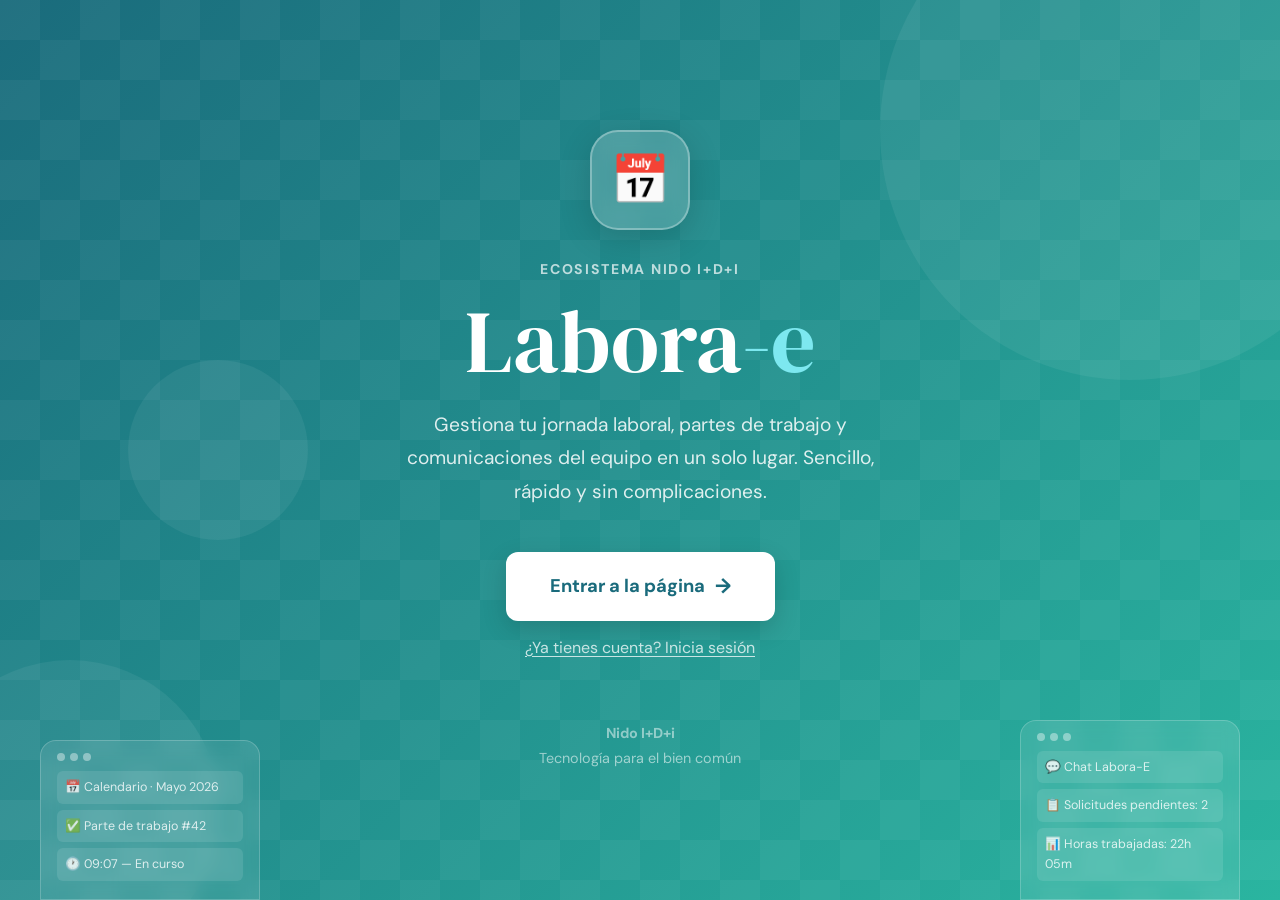
<file: PaginaLabora-Nido/inicio.html>
<!DOCTYPE html>
<html lang="es">
<head>
  <meta charset="UTF-8" />
  <meta name="viewport" content="width=device-width, initial-scale=1.0" />
  <link rel="icon" type="image/svg+xml" href="imagenes/favicon.svg" />
  <title>Labora-e · Bienvenido</title>
  <link rel="preconnect" href="https://fonts.googleapis.com" />
  <link rel="preconnect" href="https://fonts.gstatic.com" crossorigin />
  <link href="https://fonts.googleapis.com/css2?family=DM+Sans:wght@400;500;600;700&family=DM+Serif+Display&display=swap" rel="stylesheet" />
  <link href="https://cdn.jsdelivr.net/npm/bootstrap@5.3.3/dist/css/bootstrap.min.css" rel="stylesheet" />
  <link rel="stylesheet" href="css/style.css" />
</head>
<body>
  <div class="welcome-page">

    <!-- Círculos decorativos -->
    <div class="deco-circle deco-circle--1"></div>
    <div class="deco-circle deco-circle--2"></div>
    <div class="deco-circle deco-circle--3"></div>

    <!-- Previews decorativas -->
    <div class="welcome-screenshots">
      <div class="screenshot-preview">
        <div class="preview-bar"><span></span><span></span><span></span></div>
        <div class="preview-row">📅 Calendario · Mayo 2026</div>
        <div class="preview-row">✅ Parte de trabajo #42</div>
        <div class="preview-row">🕐 09:07 — En curso</div>
      </div>
      <div class="screenshot-preview">
        <div class="preview-bar"><span></span><span></span><span></span></div>
        <div class="preview-row">💬 Chat Labora-E</div>
        <div class="preview-row">📋 Solicitudes pendientes: 2</div>
        <div class="preview-row">📊 Horas trabajadas: 22h 05m</div>
      </div>
    </div>

    <!-- Contenido central -->
    <div class="welcome-inner">
      <div class="welcome-app-icon">📅</div>
      <p class="welcome-eyebrow">Ecosistema Nido I+D+i</p>
      <h1 class="welcome-title">
        Labora<span>-e</span>
      </h1>
      <p class="welcome-desc">
        Gestiona tu jornada laboral, partes de trabajo y comunicaciones
        del equipo en un solo lugar. Sencillo, rápido y sin complicaciones.
      </p>
      <div class="welcome-actions">
        <a href="index.html" class="btn-welcome-main">
          Entrar a la página <span class="arrow">→</span>
        </a>
        <a href="pages/login.html" class="welcome-sub-link">¿Ya tienes cuenta? Inicia sesión</a>
      </div>
      <div class="welcome-brand">
        <strong>Nido I+D+i</strong><br/>
        Tecnología para el bien común
      </div>
    </div>

  </div>
</body>
</html>
</file>
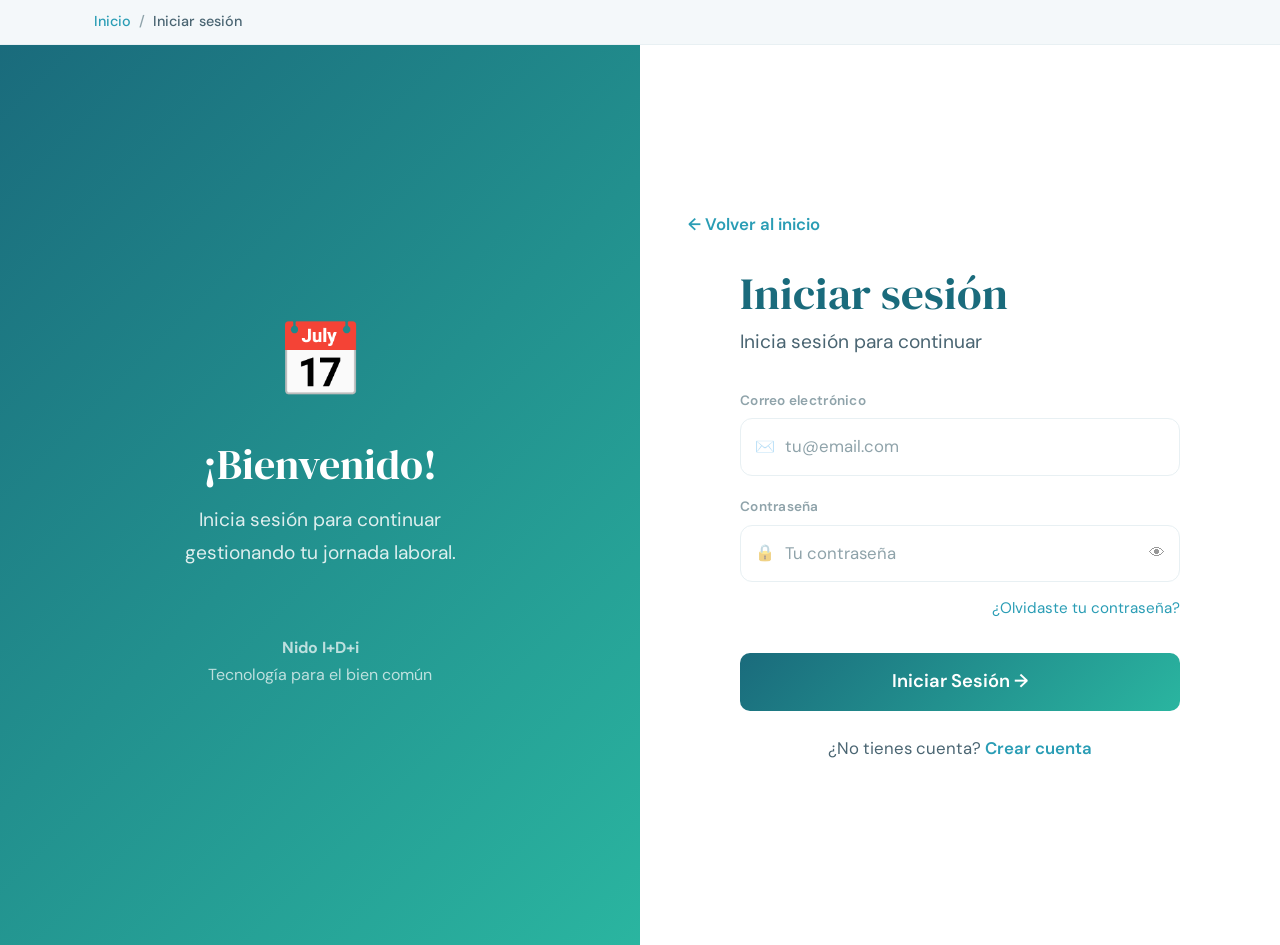
<file: PaginaLabora-Nido/pages/calendario.html>
<!DOCTYPE html>
<html lang="es">
<head>
  <meta charset="UTF-8" />
  <meta name="viewport" content="width=device-width, initial-scale=1.0" />
  <link rel="icon" type="image/svg+xml" href="../imagenes/favicon.svg" />
  <title>Calendario · Labora-e</title>
  <link rel="preconnect" href="https://fonts.googleapis.com" />
  <link rel="preconnect" href="https://fonts.gstatic.com" crossorigin />
  <link href="https://fonts.googleapis.com/css2?family=DM+Sans:wght@400;500;600;700&family=DM+Serif+Display&display=swap" rel="stylesheet" />
  <link href="https://cdn.jsdelivr.net/npm/bootstrap@5.3.3/dist/css/bootstrap.min.css" rel="stylesheet" />
  <link rel="stylesheet" href="../css/style.css" />
</head>
<body>

  <!-- BREADCRUMB -->
  <nav class="breadcrumb-nav" aria-label="breadcrumb">
    <div class="container-xl px-4">
      <ol class="breadcrumb mb-0">
        <li class="breadcrumb-item"><a href="../index.html">Inicio</a></li>
        <li class="breadcrumb-item active" aria-current="page">Calendario</li>
      </ol>
    </div>
  </nav>

  <!-- NAVBAR -->
  <nav class="navbar navbar-expand-lg sticky-top navbar-light bg-white border-bottom py-0">
    <div class="container-xl px-4">
      <a class="navbar-brand d-flex align-items-center gap-2 py-3" href="../inicio.html">
        <span class="logo-icon-lg">📅</span>
        <span class="logo-text">Labora<span class="logo-accent">-e</span></span>
      </a>
      <button class="navbar-toggler" type="button" data-bs-toggle="collapse" data-bs-target="#navMenu">
        <span class="navbar-toggler-icon"></span>
      </button>
      <div class="collapse navbar-collapse" id="navMenu">
        <ul class="navbar-nav mx-auto gap-lg-4 py-2 py-lg-0">
          <li class="nav-item"><a class="nav-link" href="../index.html#funcionalidades">Funcionalidades</a></li>
          <li class="nav-item"><a class="nav-link" href="../index.html#como-funciona">Cómo funciona</a></li>
          <li class="nav-item"><a class="nav-link" href="../index.html#precios">Precios</a></li>
          <li class="nav-item"><a class="nav-link" href="../index.html#contacto">Contacto</a></li>
        </ul>
        <div class="d-flex gap-2 py-2 py-lg-0 align-items-center" id="nav-actions"></div>
      </div>
    </div>
  </nav>

  <!-- CALENDARIO -->
  <section class="calendario-section">
    <div class="cal-page-layout">

      <!-- ── COLUMNA IZQUIERDA: panel del mes ── -->
      <aside class="cal-aside-month">

        <!-- Hoy -->
        <div class="cal-today-card" id="today-section">
          <div class="today-header"><span class="today-dot"></span><span>Cargando...</span></div>
        </div>

        <!-- Eventos del mes -->
        <div class="cal-month-card">
          <div class="cal-month-card-header">
            <h4 id="month-panel-title">Eventos del mes</h4>
            <button class="btn-reset-demo" id="btn-reset-demo" title="Restaurar eventos de demo">↺ Demo</button>
          </div>
          <div class="month-events-list" id="month-events-list"></div>
          <button class="btn-show-more" id="btn-show-more" style="display:none">Mostrar más</button>
        </div>

      </aside>

      <!-- ── COLUMNA CENTRAL: grid del calendario ── -->
      <main class="cal-main-col">
        <div class="calendario-wrapper">
          <div class="calendario-header">
            <h2 class="calendario-month-title" id="cal-month-title">Mayo 2026</h2>
            <div class="calendario-nav">
              <button class="btn btn-outline-teal btn-sm" id="btn-prev-month">‹</button>
              <button class="btn btn-outline-teal btn-sm" id="btn-next-month">›</button>
            </div>
          </div>
          <div class="cal-weekday-header">
            <div>Lun</div>
            <div>Mar</div>
            <div>Mié</div>
            <div>Jue</div>
            <div>Vie</div>
            <div class="weekend">Sáb</div>
            <div class="weekend">Dom</div>
          </div>
          <div class="calendario-grid-full" id="cal-grid-full"></div>
        </div>
      </main>

      <!-- ── COLUMNA DERECHA: panel del día ── -->
      <aside class="cal-aside-day">
        <div class="events-panel">
          <div class="events-panel-header">
            <h3 id="selected-date-title">Selecciona un día</h3>
            <button class="btn btn-teal w-100 mt-3" id="btn-add-event" disabled>+ Añadir Evento</button>
          </div>
          <div class="events-list" id="events-list">
            <div class="day-panel-empty">Selecciona un día para ver sus eventos.</div>
          </div>
        </div>
      </aside>

    </div>
  </section>

  <!-- MODAL EVENTO -->
  <div class="modal fade" id="eventModal" tabindex="-1" aria-hidden="true">
    <div class="modal-dialog modal-dialog-centered">
      <div class="modal-content custom-modal">
        <div class="modal-header border-0 pb-0">
          <h5 class="modal-title fw-bold text-teal-dark" id="eventModalTitle">Añadir Evento</h5>
          <button type="button" class="btn-close" data-bs-dismiss="modal" aria-label="Close"></button>
        </div>
        <div class="modal-body">
          <form id="eventForm">
            <input type="hidden" id="event-id" />
            <div class="mb-3">
              <label class="form-label-custom" for="event-title">Título</label>
              <input type="text" id="event-title" class="form-control-custom" required placeholder="Ej: Reunión de equipo" />
            </div>
            <div class="mb-3">
              <label class="form-label-custom" for="event-time">Hora (opcional)</label>
              <input type="time" id="event-time" class="form-control-custom" />
            </div>
            <div class="mb-3">
              <label class="form-label-custom" for="event-desc">Descripción (opcional)</label>
              <textarea id="event-desc" class="form-control-custom" rows="3" placeholder="Detalles del evento..."></textarea>
            </div>
            <div class="mb-3">
              <label class="form-label-custom">Color</label>
              <div class="d-flex gap-2">
                <input type="radio" class="btn-check" name="event-color" id="color-teal"   value="teal"   checked autocomplete="off">
                <label class="color-swatch swatch-teal"   for="color-teal"></label>
                <input type="radio" class="btn-check" name="event-color" id="color-blue"   value="blue"   autocomplete="off">
                <label class="color-swatch swatch-blue"   for="color-blue"></label>
                <input type="radio" class="btn-check" name="event-color" id="color-green"  value="green"  autocomplete="off">
                <label class="color-swatch swatch-green"  for="color-green"></label>
                <input type="radio" class="btn-check" name="event-color" id="color-orange" value="orange" autocomplete="off">
                <label class="color-swatch swatch-orange" for="color-orange"></label>
                <input type="radio" class="btn-check" name="event-color" id="color-purple" value="purple" autocomplete="off">
                <label class="color-swatch swatch-purple" for="color-purple"></label>
              </div>
            </div>
          </form>
        </div>
        <div class="modal-footer border-0 pt-0">
          <button type="button" class="btn btn-outline-teal" data-bs-dismiss="modal">Cancelar</button>
          <button type="button" class="btn btn-teal" id="btn-save-event">Guardar</button>
        </div>
      </div>
    </div>
  </div>

  <script src="https://cdn.jsdelivr.net/npm/bootstrap@5.3.3/dist/js/bootstrap.bundle.min.js"></script>

  <script>
    // Sesión y navbar (igual que en index.html)
    const loggedin   = localStorage.getItem('user_loggedin') === 'true';
    const nombre     = localStorage.getItem('user_nombre') || 'Usuario';
    const email      = localStorage.getItem('user_email')  || '';
    const plan       = localStorage.getItem('user_plan')   || null;
    const planLabels = { basico: 'Plan Básico', equipo: 'Plan Equipo', empresa: 'Plan Empresa' };
    const inicial    = nombre.charAt(0).toUpperCase();

    const tema = localStorage.getItem('user_tema') || 'light';
    if (tema === 'dark') document.documentElement.setAttribute('data-theme', 'dark');

    if (!loggedin) window.location.href = 'login.html';

    const navActions = document.getElementById('nav-actions');
    if (loggedin) {
      navActions.innerHTML = `
        <div class="profile-trigger" id="profileTrigger" onclick="togglePerfil()">
          <div class="profile-avatar">${inicial}</div>
          <span class="profile-name d-none d-lg-inline">${nombre.split(' ')[0]}</span>
        </div>`;
    }

    function togglePerfil() {
      let panel = document.getElementById('perfil-panel');
      if (panel) { panel.remove(); return; }
      panel = document.createElement('div');
      panel.id = 'perfil-panel';
      panel.className = 'perfil-panel';
      const planLabel = planLabels[plan] || 'Sin plan';
      panel.innerHTML = `
        <div class="perfil-panel__top">
          <div class="perfil-panel__email">${email}</div>
          <button class="perfil-panel__close" id="perfil-close-btn">✕</button>
        </div>
        <div class="perfil-panel__avatar">${inicial}</div>
        <div class="perfil-panel__name">¡Hola, ${nombre.split(' ')[0]}!</div>
        <div class="perfil-panel__plan">${planLabel}</div>
        <div class="perfil-panel__divider"></div>
        <div class="perfil-panel__menu">
          <button class="perfil-menu-item" id="btn-ajustes">⚙️ <span>Ajustes</span> <span class="perfil-menu-arrow">›</span></button>
          <a class="perfil-menu-item" href="calendario.html">📅 <span>Calendario</span> <span class="perfil-menu-arrow">›</span></a>
          <button class="perfil-menu-item" id="btn-cerrar-sesion">🚪 <span>Cerrar sesión</span> <span class="perfil-menu-arrow">›</span></button>
        </div>
        <div class="perfil-panel__footer">
          Política de Privacidad · Aviso Legal<br/>
          <strong>Nido I+D+i</strong> · Tecnología para el bien común
        </div>`;
      document.body.appendChild(panel);
      document.getElementById('perfil-close-btn').addEventListener('click', () => panel.remove());
      document.getElementById('btn-ajustes').addEventListener('click', mostrarAjustes);
      document.getElementById('btn-cerrar-sesion').addEventListener('click', () => {
        localStorage.removeItem('user_loggedin');
        window.location.href = '../index.html';
      });
      setTimeout(() => panel.classList.add('visible'), 10);
    }

    function mostrarAjustes() {
      document.getElementById('perfil-panel')?.remove();
      const modal = document.createElement('div');
      modal.id = 'ajustes-modal';
      modal.className = 'ajustes-overlay';
      modal.innerHTML = `
        <div class="ajustes-box">
          <div class="ajustes-header">
            <h3>Ajustes de cuenta</h3>
            <button id="ajustes-close-btn">✕</button>
          </div>
          <div class="ajustes-body">
            <div class="ajustes-field"><label>Nombre</label><input type="text" id="aj-nombre" value="${nombre}" /></div>
            <div class="ajustes-field"><label>Correo</label><input type="email" id="aj-email" value="${email}" /></div>
            <div class="ajustes-field"><label>Tema</label>
              <select id="aj-tema"><option value="light">Claro</option><option value="dark">Oscuro</option></select>
            </div>
          </div>
          <div class="ajustes-footer">
            <button class="btn btn-outline-teal" id="ajustes-cancel-btn">Cancelar</button>
            <button class="btn btn-teal" id="ajustes-save-btn">Guardar</button>
          </div>
        </div>`;
      modal.addEventListener('click', e => { if (e.target === modal) modal.remove(); });
      document.body.appendChild(modal);
      document.getElementById('ajustes-close-btn').addEventListener('click', () => modal.remove());
      document.getElementById('ajustes-cancel-btn').addEventListener('click', () => modal.remove());
      document.getElementById('ajustes-save-btn').addEventListener('click', () => {
        const n = document.getElementById('aj-nombre').value.trim();
        const e = document.getElementById('aj-email').value.trim();
        const t = document.getElementById('aj-tema').value;
        if (n) localStorage.setItem('user_nombre', n);
        if (e) localStorage.setItem('user_email', e);
        localStorage.setItem('user_tema', t);
        modal.remove();
        window.location.reload();
      });
      document.getElementById('aj-tema').value = localStorage.getItem('user_tema') || 'light';
    }

    document.addEventListener('click', e => {
      const panel = document.getElementById('perfil-panel');
      if (panel && !panel.contains(e.target) && !document.getElementById('profileTrigger')?.contains(e.target)) {
        panel.remove();
      }
    });
  </script>

  <script src="../calendario.js"></script>
</body>
</html>
</file>
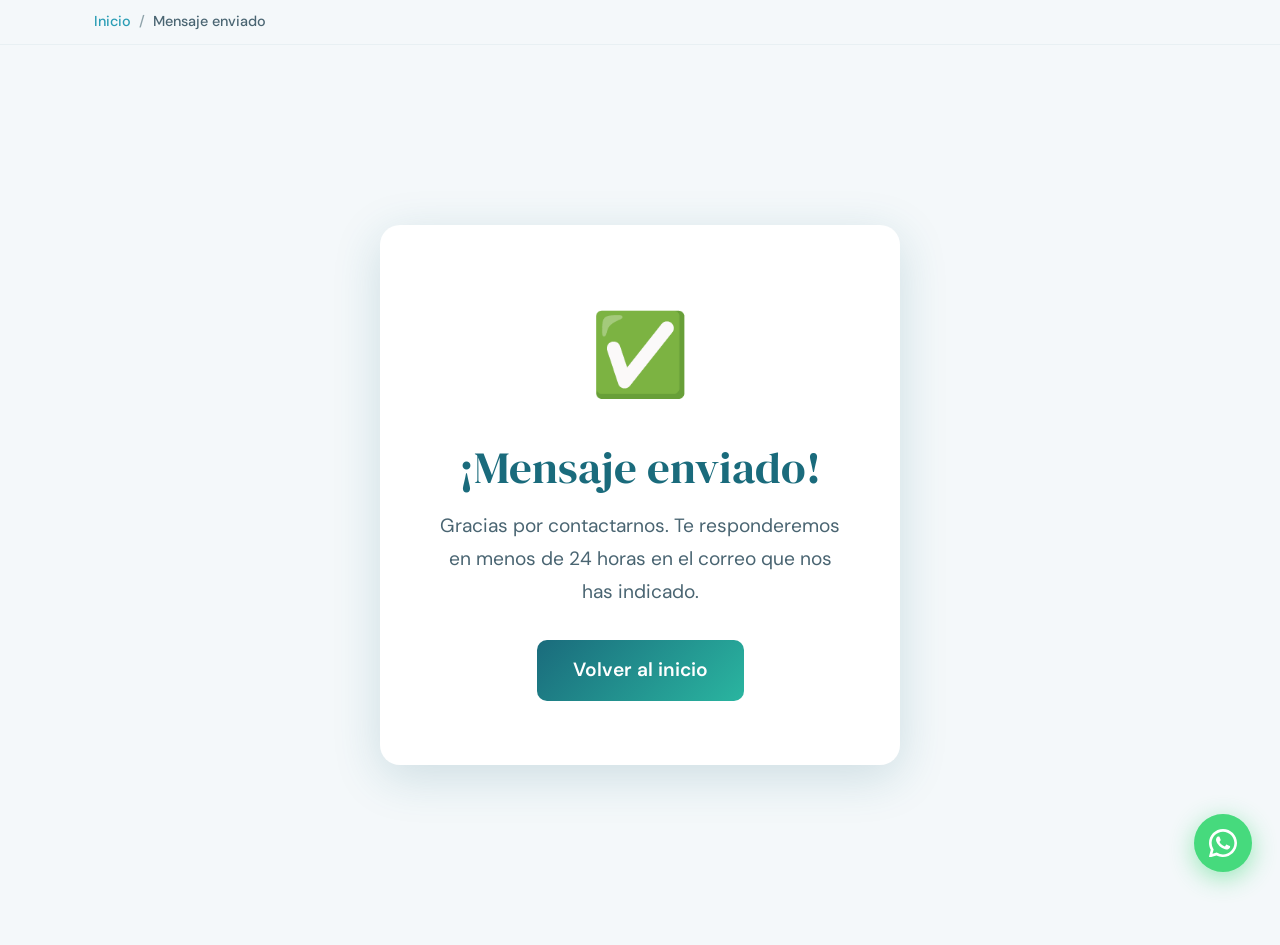
<file: PaginaLabora-Nido/pages/enviado.html>
<!DOCTYPE html>
<html lang="es">
<head>
  <meta charset="UTF-8" />
  <meta name="viewport" content="width=device-width, initial-scale=1.0" />
  <link rel="icon" type="image/svg+xml" href="../imagenes/favicon.svg" />
  <title>¡Listo! · Labora-e</title>
  <link rel="preconnect" href="https://fonts.googleapis.com" />
  <link rel="preconnect" href="https://fonts.gstatic.com" crossorigin />
  <link href="https://fonts.googleapis.com/css2?family=DM+Sans:wght@400;500;600;700&family=DM+Serif+Display&display=swap" rel="stylesheet" />
  <link href="https://cdn.jsdelivr.net/npm/bootstrap@5.3.3/dist/css/bootstrap.min.css" rel="stylesheet" />
  <link rel="stylesheet" href="../css/style.css" />
</head>
<body>

  <!-- BREADCRUMB -->
  <nav class="breadcrumb-nav" aria-label="breadcrumb">
    <div class="container-xl px-4">
      <ol class="breadcrumb mb-0">
        <li class="breadcrumb-item"><a href="../index.html">Inicio</a></li><li class="breadcrumb-item active" aria-current="page">Mensaje enviado</li>
      </ol>
    </div>
  </nav>
  <div class="success-page">
    <div class="success-box">
      <div class="success-icon">✅</div>
      <h1>¡Mensaje enviado!</h1>
      <p>Gracias por contactarnos. Te responderemos en menos de 24 horas en el correo que nos has indicado.</p>
      <a href="../index.html" class="btn btn-teal btn-xl">Volver al inicio</a>
    </div>
  </div>
<!-- BOTÓN WHATSAPP FLOTANTE -->
  <a href="https://wa.me/34644105081?text=Hola%2C%20me%20interesa%20Labora-e"
     class="whatsapp-float"
     target="_blank"
     rel="noopener noreferrer"
     title="Contáctanos por WhatsApp">
    <svg xmlns="http://www.w3.org/2000/svg" viewBox="0 0 24 24" fill="white" width="28" height="28">
      <path d="M17.472 14.382c-.297-.149-1.758-.867-2.03-.967-.273-.099-.471-.148-.67.15-.197.297-.767.966-.94 1.164-.173.199-.347.223-.644.075-.297-.15-1.255-.463-2.39-1.475-.883-.788-1.48-1.761-1.653-2.059-.173-.297-.018-.458.13-.606.134-.133.298-.347.446-.52.149-.174.198-.298.298-.497.099-.198.05-.371-.025-.52-.075-.149-.669-1.612-.916-2.207-.242-.579-.487-.5-.669-.51-.173-.008-.371-.01-.57-.01-.198 0-.52.074-.792.372-.272.297-1.04 1.016-1.04 2.479 0 1.462 1.065 2.875 1.213 3.074.149.198 2.096 3.2 5.077 4.487.709.306 1.262.489 1.694.625.712.227 1.36.195 1.871.118.571-.085 1.758-.719 2.006-1.413.248-.694.248-1.289.173-1.413-.074-.124-.272-.198-.57-.347z"/>
      <path d="M12 0C5.373 0 0 5.373 0 12c0 2.127.558 4.122 1.532 5.858L.057 23.25a.75.75 0 00.916.99l5.453-1.43A11.945 11.945 0 0012 24c6.627 0 12-5.373 12-12S18.627 0 12 0zm0 21.75a9.726 9.726 0 01-4.951-1.355l-.355-.212-3.68.965.982-3.585-.232-.369A9.724 9.724 0 012.25 12C2.25 6.615 6.615 2.25 12 2.25S21.75 6.615 21.75 12 17.385 21.75 12 21.75z"/>
    </svg>
  </a>
  <script>
    const temaGuardado = localStorage.getItem('user_tema') || 'light';
    if (temaGuardado === 'dark') document.documentElement.setAttribute('data-theme', 'dark');
  </script>
</body>
</html>
</file>
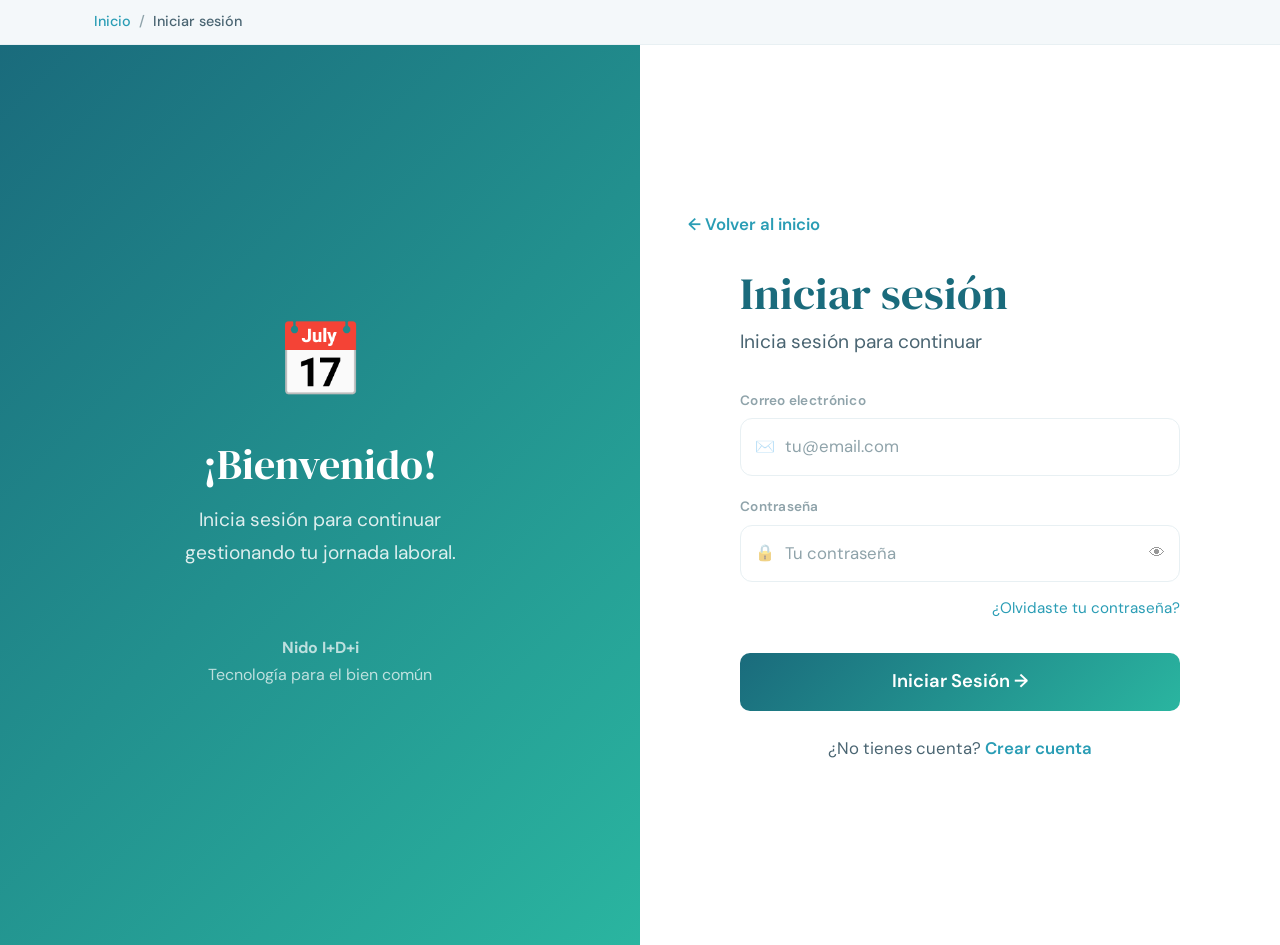
<file: PaginaLabora-Nido/pages/login.html>
<!DOCTYPE html>
<html lang="es">
<head>
  <meta charset="UTF-8" />
  <meta name="viewport" content="width=device-width, initial-scale=1.0" />
  <link rel="icon" type="image/svg+xml" href="../imagenes/favicon.svg" /> 
  <title>Iniciar sesión · Labora-e</title>
  <link rel="preconnect" href="https://fonts.googleapis.com" />
  <link rel="preconnect" href="https://fonts.gstatic.com" crossorigin />
  <link href="https://fonts.googleapis.com/css2?family=DM+Sans:wght@400;500;600;700&family=DM+Serif+Display&display=swap" rel="stylesheet" />
  <link href="https://cdn.jsdelivr.net/npm/bootstrap@5.3.3/dist/css/bootstrap.min.css" rel="stylesheet" />
  <link rel="stylesheet" href="../css/style.css" />
</head>
<body>

  <!-- BREADCRUMB -->
  <nav class="breadcrumb-nav" aria-label="breadcrumb">
    <div class="container-xl px-4">
      <ol class="breadcrumb mb-0">
        <li class="breadcrumb-item"><a href="../index.html">Inicio</a></li><li class="breadcrumb-item active" aria-current="page">Iniciar sesión</li>
      </ol>
    </div>
  </nav>
  <div class="page-split">

    <div class="page-split__left">
      <div class="split-icon">📅</div>
      <h2>¡Bienvenido!</h2>
      <p>Inicia sesión para continuar gestionando tu jornada laboral.</p>
      <div class="split-brand">
        <strong>Nido I+D+i</strong><br/>Tecnología para el bien común
      </div>
    </div>

    <div class="page-split__right">
      <a href="../inicio.html" class="back-link">← Volver al inicio</a>
      <div class="auth-box">
        <h1>Iniciar sesión</h1>
        <p class="auth-sub">Inicia sesión para continuar</p>

        <div class="auth-field">
          <label for="email">Correo electrónico</label>
          <div class="auth-input-wrap">
            <span class="auth-input-icon">✉️</span>
            <input type="email" id="email" placeholder="tu@email.com" />
          </div>
          <span class="recuperar-error" id="error-email"></span>
        </div>

        <div class="auth-field">
          <label for="password">Contraseña</label>
          <div class="auth-input-wrap">
            <span class="auth-input-icon">🔒</span>
            <input type="password" id="password" placeholder="Tu contraseña" />
            <button class="auth-input-toggle" onclick="togglePassword(this)" type="button">👁</button>
          </div>
          <span class="recuperar-error" id="error-password"></span>
        </div>

        <div class="text-end mb-4">
          <a href="recuperar.html" class="forgot-link">¿Olvidaste tu contraseña?</a>
        </div>

        <span class="recuperar-error mb-3" id="error-general"></span>
        <button onclick="iniciarSesion()" class="btn btn-teal btn-xl w-100">Iniciar Sesión →</button>

        <p class="auth-footer mt-4">
          ¿No tienes cuenta? <a href="register.html">Crear cuenta</a>
        </p>
      </div>
    </div>

  </div>

  <script>
    // Redirigir si ya está logueado
    if (localStorage.getItem('user_loggedin') === 'true') {
      window.location.href = '../index.html';
    }

    const temaGuardado = localStorage.getItem('user_tema') || 'light';
    if (temaGuardado === 'dark') document.documentElement.setAttribute('data-theme', 'dark');

    function togglePassword(btn) {
      const input = btn.closest('.auth-input-wrap').querySelector('input');
      input.type = input.type === 'password' ? 'text' : 'password';
      btn.textContent = input.type === 'password' ? '👁' : '🙈';
    }

    function mostrarError(id, msg) {
      const el = document.getElementById(id);
      if (el) el.textContent = msg;
    }

    function limpiarErrores() {
      ['error-email','error-password','error-general'].forEach(id => {
        const el = document.getElementById(id);
        if (el) el.textContent = '';
      });
      document.querySelectorAll('.auth-input-wrap').forEach(el => el.classList.remove('input-error'));
    }

    function iniciarSesion() {
      limpiarErrores();
      const emailInput    = document.getElementById('email');
      const passwordInput = document.getElementById('password');
      const email         = emailInput.value.trim();
      const password      = passwordInput.value;
      let valid = true;

      if (!email) {
        mostrarError('error-email', 'Introduce tu correo electrónico.');
        emailInput.closest('.auth-input-wrap').classList.add('input-error');
        valid = false;
      }
      if (!password) {
        mostrarError('error-password', 'Introduce tu contraseña.');
        passwordInput.closest('.auth-input-wrap').classList.add('input-error');
        valid = false;
      }
      if (!valid) return;

      const savedEmail    = localStorage.getItem('user_email');
      const savedPassword = localStorage.getItem('user_password');

      if (!savedEmail || !savedPassword) {
        mostrarError('error-general', 'No existe ninguna cuenta registrada. Crea una cuenta primero.');
        return;
      }
      if (email !== savedEmail || password !== savedPassword) {
        mostrarError('error-general', 'El correo electrónico o la contraseña no son correctos.');
        emailInput.closest('.auth-input-wrap').classList.add('input-error');
        passwordInput.closest('.auth-input-wrap').classList.add('input-error');
        return;
      }

      localStorage.setItem('user_loggedin', 'true');
      window.location.href = '../index.html';
    }
  </script>
</body>
</html>
</file>
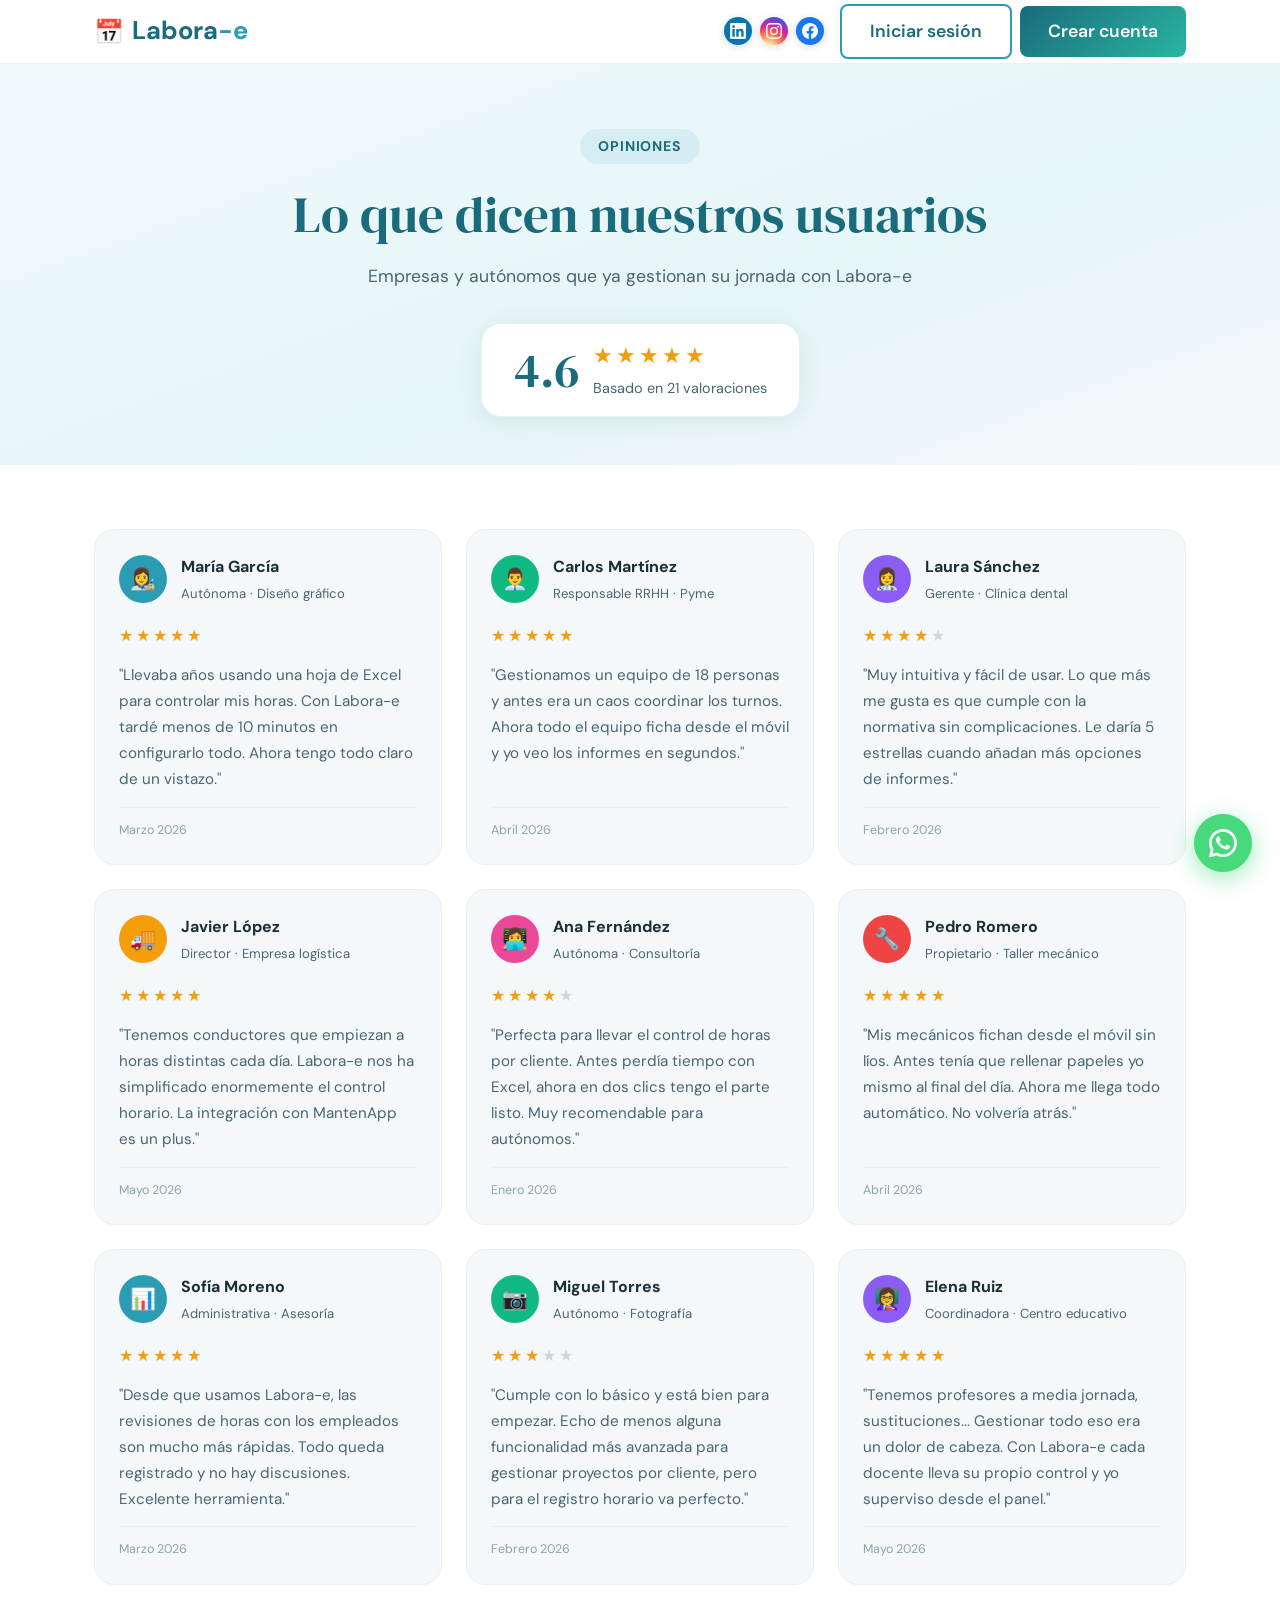
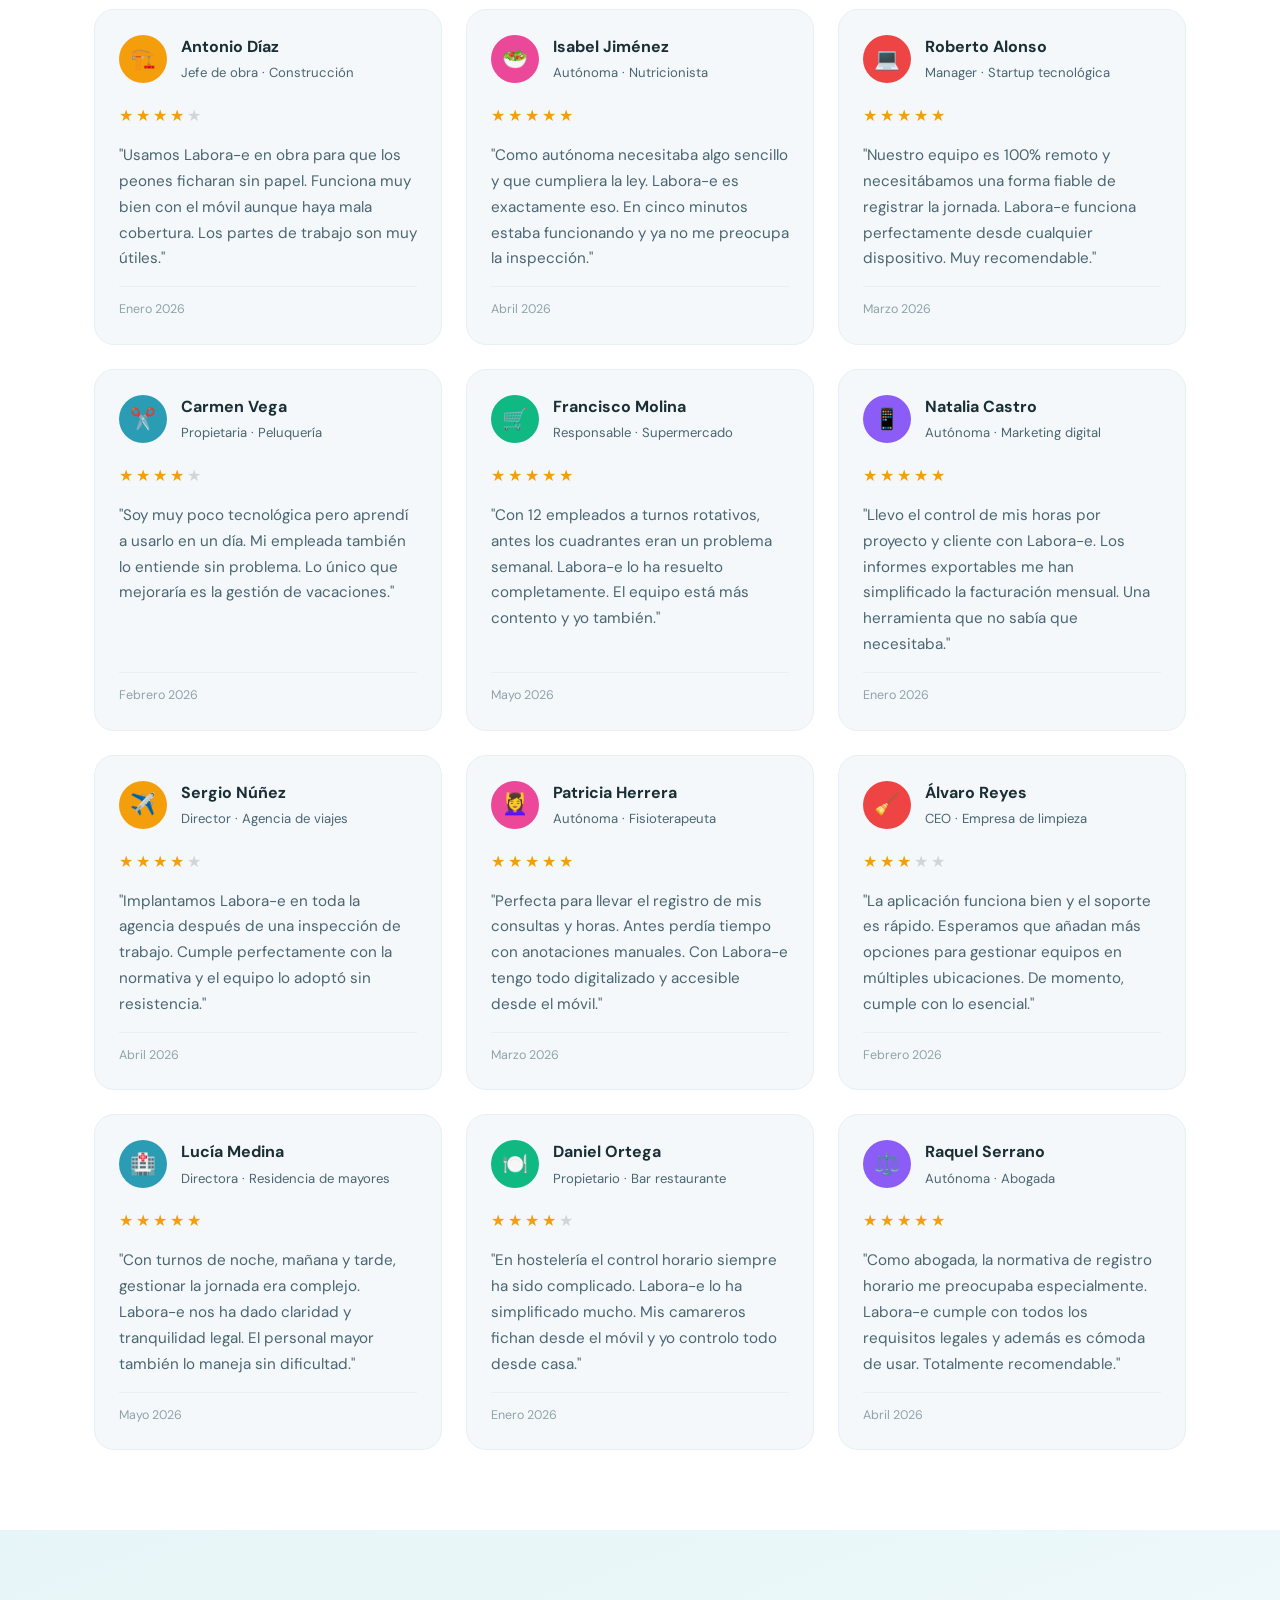
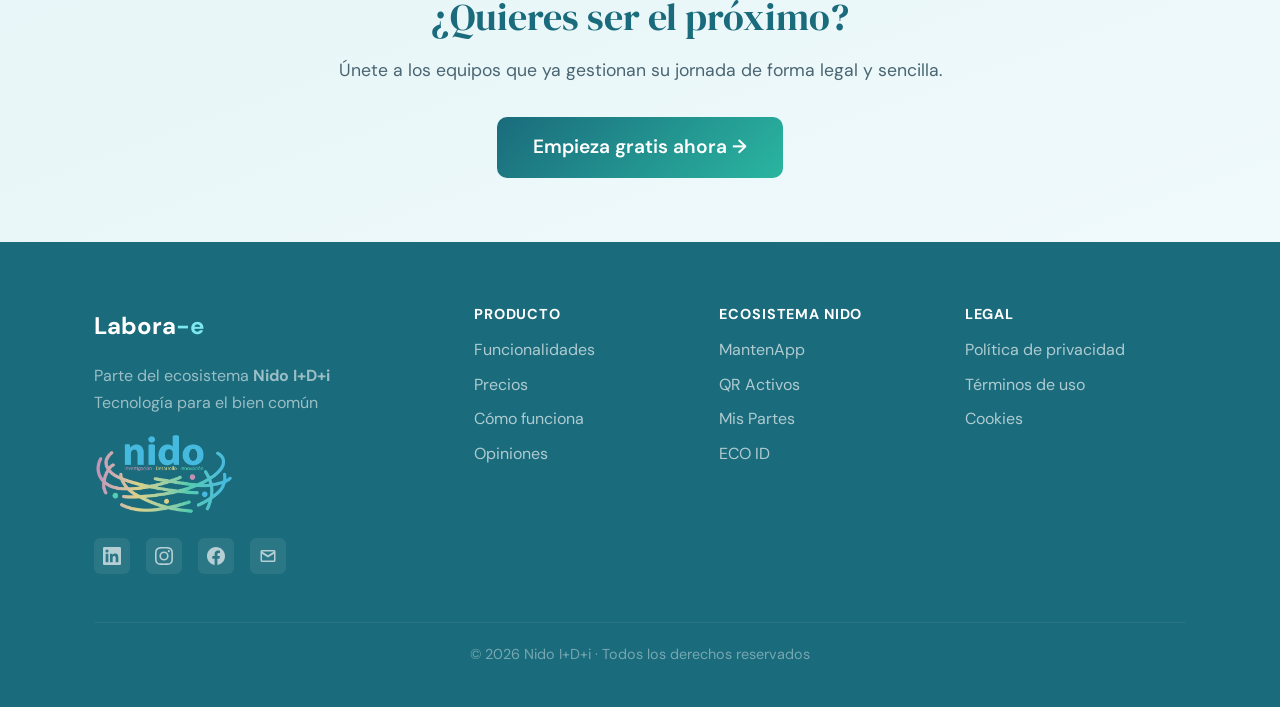
<file: PaginaLabora-Nido/pages/opiniones.html>
<!DOCTYPE html>
<html lang="es">
<head>
  <meta charset="UTF-8" />
  <meta name="viewport" content="width=device-width, initial-scale=1.0" />
  <link rel="icon" type="image/svg+xml" href="../imagenes/favicon.svg" />
  <title>Opiniones · Labora-e</title>
  <link rel="preconnect" href="https://fonts.googleapis.com" />
  <link rel="preconnect" href="https://fonts.gstatic.com" crossorigin />
  <link href="https://fonts.googleapis.com/css2?family=DM+Sans:wght@400;500;600;700&family=DM+Serif+Display&display=swap" rel="stylesheet" />
  <link href="https://cdn.jsdelivr.net/npm/bootstrap@5.3.3/dist/css/bootstrap.min.css" rel="stylesheet" />
  <link rel="stylesheet" href="../css/style.css" />
  <style>
    /* ── HEADER ── */
    .opiniones-header {
      height: 64px;
      background: white;
      border-bottom: 1px solid var(--gray-light);
      display: flex;
      align-items: center;
      position: sticky;
      top: 0;
      z-index: 100;
    }
    [data-theme="dark"] .opiniones-header {
      background: rgba(17, 24, 39, 0.97);
      border-color: #374151;
    }
    .opiniones-header__inner {
      display: flex;
      align-items: center;
      justify-content: space-between;
      width: 100%;
    }

    /* ── HERO ── */
    .opiniones-hero {
      background: linear-gradient(160deg, #f0fafc 0%, #e6f5f7 60%, #f4f8fa 100%);
      padding: 64px 0 48px;
      text-align: center;
    }
    [data-theme="dark"] .opiniones-hero {
      background: linear-gradient(160deg, #111827 0%, #1a2535 60%, #111827 100%);
    }
    .opiniones-hero__tag {
      display: inline-block;
      background: rgba(42, 157, 181, 0.10);
      color: var(--teal-dark);
      padding: 6px 18px;
      border-radius: 20px;
      font-size: 0.88rem;
      font-weight: 700;
      letter-spacing: 0.06em;
      text-transform: uppercase;
      margin-bottom: 20px;
    }
    [data-theme="dark"] .opiniones-hero__tag {
      background: rgba(78, 197, 212, 0.15);
      color: #4ec5d4;
    }
    .opiniones-hero__title {
      font-family: var(--font-serif);
      font-size: clamp(2.2rem, 4vw, 3.2rem);
      color: var(--teal-dark);
      margin-bottom: 16px;
    }
    [data-theme="dark"] .opiniones-hero__title {
      color: #e5e7eb;
    }
    .opiniones-hero__sub {
      font-size: 1.1rem;
      color: var(--text-soft);
      margin-bottom: 32px;
    }

    /* ── RESUMEN GLOBAL ── */
    .rating-global {
      display: inline-flex;
      align-items: center;
      gap: 14px;
      background: white;
      border: 1px solid var(--gray-light);
      border-radius: var(--radius-lg);
      padding: 16px 32px;
      box-shadow: var(--shadow);
    }
    [data-theme="dark"] .rating-global {
      background: #1f2937;
      border-color: #374151;
    }
    .rating-global__score {
      font-family: var(--font-serif);
      font-size: 3rem;
      color: var(--teal-dark);
      line-height: 1;
    }
    [data-theme="dark"] .rating-global__score {
      color: #e5e7eb;
    }
    .rating-global__info {
      text-align: left;
    }
    .rating-global__count {
      font-size: 0.9rem;
      color: var(--text-soft);
      margin-top: 4px;
    }

    /* ── ESTRELLAS ── */
    .stars {
      display: inline-flex;
      gap: 3px;
    }
    .star {
      font-size: 1rem;
      line-height: 1;
    }
    .star--full  { color: #f59e0b; }
    .star--empty { color: #d1d5db; }

    .stars--lg .star { font-size: 1.4rem; }

    /* ── GRID DE OPINIONES ── */
    .opiniones-grid {
      padding: 64px 0 80px;
      background: white;
    }
    [data-theme="dark"] .opiniones-grid {
      background: #111827;
    }

    /* ── TARJETA DE OPINIÓN ── */
    .review-card {
      background: var(--off-white);
      border: 1px solid var(--gray-light);
      border-radius: var(--radius-lg);
      padding: 24px;
      height: 100%;
      transition: box-shadow 0.2s, transform 0.2s;
      display: flex;
      flex-direction: column;
    }
    .review-card:hover {
      box-shadow: var(--shadow);
      transform: translateY(-3px);
    }
    [data-theme="dark"] .review-card {
      background: #1f2937;
      border-color: #374151;
    }

    .review-card__top {
      display: flex;
      align-items: center;
      gap: 14px;
      margin-bottom: 14px;
    }

    .review-avatar {
      width: 48px;
      height: 48px;
      border-radius: 50%;
      flex-shrink: 0;
      display: flex;
      align-items: center;
      justify-content: center;
      font-size: 1.3rem;
      font-weight: 700;
      color: white;
    }

    .review-card__info {
      flex: 1;
      min-width: 0;
    }

    .review-card__name {
      font-weight: 700;
      font-size: 1rem;
      color: var(--text);
      margin-bottom: 2px;
      white-space: nowrap;
      overflow: hidden;
      text-overflow: ellipsis;
    }
    [data-theme="dark"] .review-card__name { color: #e5e7eb; }

    .review-card__role {
      font-size: 0.82rem;
      color: var(--text-soft);
    }
    [data-theme="dark"] .review-card__role { color: #6b7280; }

    .review-card__stars {
      margin-bottom: 12px;
    }

    .review-card__text {
      font-size: 0.95rem;
      color: var(--text-soft);
      line-height: 1.7;
      flex: 1;
      margin: 0;
    }
    [data-theme="dark"] .review-card__text { color: #9ca3af; }

    .review-card__date {
      font-size: 0.78rem;
      color: var(--gray);
      margin-top: 14px;
      padding-top: 12px;
      border-top: 1px solid var(--gray-light);
    }
    [data-theme="dark"] .review-card__date {
      border-color: #374151;
      color: #4b5563;
    }

    /* ── CTA BOTTOM ── */
    .opiniones-cta {
      background: linear-gradient(160deg, #e6f5f7 0%, #f0fafc 100%);
      padding: 64px 0;
      text-align: center;
    }
    [data-theme="dark"] .opiniones-cta {
      background: linear-gradient(160deg, #1a2535 0%, #111827 100%);
    }
    .opiniones-cta h2 {
      font-family: var(--font-serif);
      font-size: clamp(1.8rem, 3vw, 2.4rem);
      color: var(--teal-dark);
      margin-bottom: 16px;
    }
    [data-theme="dark"] .opiniones-cta h2 { color: #e5e7eb; }
    .opiniones-cta p {
      font-size: 1.1rem;
      color: var(--text-soft);
      margin-bottom: 32px;
    }
  </style>
</head>
<body>

  <!-- ========== HEADER ========== -->
  <header class="opiniones-header">
    <div class="container-xl px-4">
      <div class="opiniones-header__inner">
        <a href="../index.html" class="d-flex align-items-center gap-2 text-decoration-none">
          <span style="font-size:1.5rem">📅</span>
          <span class="logo-text">Labora<span class="logo-accent">-e</span></span>
        </a>
        <div class="d-flex align-items-center gap-2">
          <a href="https://www.linkedin.com/company/nido-i-d-i/" target="_blank" rel="noopener noreferrer" class="nav-social-link nav-social-link--linkedin" title="LinkedIn">
            <svg viewBox="0 0 24 24" xmlns="http://www.w3.org/2000/svg"><path d="M20.447 20.452h-3.554v-5.569c0-1.328-.027-3.037-1.852-3.037-1.853 0-2.136 1.445-2.136 2.939v5.667H9.351V9h3.414v1.561h.046c.477-.9 1.637-1.85 3.37-1.85 3.601 0 4.267 2.37 4.267 5.455v6.286zM5.337 7.433a2.062 2.062 0 0 1-2.063-2.065 2.064 2.064 0 1 1 2.063 2.065zm1.782 13.019H3.555V9h3.564v11.452zM22.225 0H1.771C.792 0 0 .774 0 1.729v20.542C0 23.227.792 24 1.771 24h20.451C23.2 24 24 23.227 24 22.271V1.729C24 .774 23.2 0 22.222 0h.003z"/></svg>
          </a>
          <a href="https://www.instagram.com/nidodeideas.es/#" target="_blank" rel="noopener noreferrer" class="nav-social-link nav-social-link--instagram" title="Instagram">
            <svg viewBox="0 0 24 24" xmlns="http://www.w3.org/2000/svg"><path d="M12 2.163c3.204 0 3.584.012 4.85.07 3.252.148 4.771 1.691 4.919 4.919.058 1.265.069 1.645.069 4.849 0 3.205-.012 3.584-.069 4.849-.149 3.225-1.664 4.771-4.919 4.919-1.266.058-1.644.07-4.85.07-3.204 0-3.584-.012-4.849-.07-3.26-.149-4.771-1.699-4.919-4.92-.058-1.265-.07-1.644-.07-4.849 0-3.204.013-3.583.07-4.849.149-3.227 1.664-4.771 4.919-4.919 1.266-.057 1.645-.069 4.849-.069zM12 0C8.741 0 8.333.014 7.053.072 2.695.272.273 2.69.073 7.052.014 8.333 0 8.741 0 12c0 3.259.014 3.668.072 4.948.2 4.358 2.618 6.78 6.98 6.98C8.333 23.986 8.741 24 12 24c3.259 0 3.668-.014 4.948-.072 4.354-.2 6.782-2.618 6.979-6.98.059-1.28.073-1.689.073-4.948 0-3.259-.014-3.667-.072-4.947-.196-4.354-2.617-6.78-6.979-6.98C15.668.014 15.259 0 12 0zm0 5.838a6.162 6.162 0 1 0 0 12.324 6.162 6.162 0 0 0 0-12.324zM12 16a4 4 0 1 1 0-8 4 4 0 0 1 0 8zm6.406-11.845a1.44 1.44 0 1 0 0 2.881 1.44 1.44 0 0 0 0-2.881z"/></svg>
          </a>
          <a href="https://www.facebook.com" target="_blank" rel="noopener noreferrer" class="nav-social-link nav-social-link--facebook" title="Facebook">
            <svg viewBox="0 0 24 24" xmlns="http://www.w3.org/2000/svg"><path d="M24 12.073C24 5.405 18.627 0 12 0S0 5.405 0 12.073C0 18.1 4.388 23.094 10.125 24v-8.437H7.078v-3.49h3.047V9.413c0-3.025 1.792-4.697 4.533-4.697 1.312 0 2.686.235 2.686.235v2.97h-1.514c-1.491 0-1.956.93-1.956 1.887v2.265h3.328l-.532 3.49h-2.796V24C19.612 23.094 24 18.1 24 12.073z"/></svg>
          </a>
          <div id="header-actions" class="d-flex gap-2 ms-2 align-items-center"></div>
        </div>
      </div>
    </div>
  </header>

  <!-- ========== HERO ========== -->
  <div class="opiniones-hero">
    <div class="container-xl px-4">
      <span class="opiniones-hero__tag">Opiniones</span>
      <h1 class="opiniones-hero__title">Lo que dicen nuestros usuarios</h1>
      <p class="opiniones-hero__sub">Empresas y autónomos que ya gestionan su jornada con Labora-e</p>
      <div class="d-flex justify-content-center">
        <div class="rating-global">
          <div class="rating-global__score">4.6</div>
          <div class="rating-global__info">
            <div class="stars stars--lg">
              <span class="star star--full">★</span>
              <span class="star star--full">★</span>
              <span class="star star--full">★</span>
              <span class="star star--full">★</span>
              <span class="star star--full">★</span>
            </div>
            <div class="rating-global__count">Basado en 21 valoraciones</div>
          </div>
        </div>
      </div>
    </div>
  </div>

  <!-- ========== GRID DE OPINIONES ========== -->
  <section class="opiniones-grid">
    <div class="container-xl px-4">
      <div class="row g-4" id="reviews-container"></div>
    </div>
  </section>

  <!-- ========== CTA ========== -->
  <section class="opiniones-cta">
    <div class="container-xl px-4">
      <h2>¿Quieres ser el próximo?</h2>
      <p>Únete a los equipos que ya gestionan su jornada de forma legal y sencilla.</p>
      <a href="register.html" class="btn btn-teal btn-xl">Empieza gratis ahora →</a>
    </div>
  </section>

  <!-- ========== FOOTER ========== -->
  <footer class="site-footer">
    <div class="container-xl px-4">
      <div class="row g-5 mb-5">
        <div class="col-lg-4">
          <span class="logo-text">Labora<span class="logo-accent">-e</span></span>
          <p class="footer-desc mt-3">
            Parte del ecosistema <strong>Nido I+D+i</strong><br/>
            Tecnología para el bien común
          </p>
          <a href="https://nidodeideas.es" target="_blank" rel="noopener noreferrer">
            <img src="../imagenes/nido-logo.png" alt="Nido I+D+i" class="footer-nido-logo" />
          </a>
          <div class="footer-social-row">
            <a href="https://www.linkedin.com/company/nido-i-d-i/" target="_blank" rel="noopener noreferrer" class="footer-social-link footer-social-link--linkedin" title="LinkedIn">
              <svg viewBox="0 0 24 24" xmlns="http://www.w3.org/2000/svg"><path d="M20.447 20.452h-3.554v-5.569c0-1.328-.027-3.037-1.852-3.037-1.853 0-2.136 1.445-2.136 2.939v5.667H9.351V9h3.414v1.561h.046c.477-.9 1.637-1.85 3.37-1.85 3.601 0 4.267 2.37 4.267 5.455v6.286zM5.337 7.433a2.062 2.062 0 0 1-2.063-2.065 2.064 2.064 0 1 1 2.063 2.065zm1.782 13.019H3.555V9h3.564v11.452zM22.225 0H1.771C.792 0 0 .774 0 1.729v20.542C0 23.227.792 24 1.771 24h20.451C23.2 24 24 23.227 24 22.271V1.729C24 .774 23.2 0 22.222 0h.003z"/></svg>
            </a>
            <a href="https://www.instagram.com/nidodeideas.es/#" target="_blank" rel="noopener noreferrer" class="footer-social-link footer-social-link--instagram" title="Instagram">
              <svg viewBox="0 0 24 24" xmlns="http://www.w3.org/2000/svg"><path d="M12 2.163c3.204 0 3.584.012 4.85.07 3.252.148 4.771 1.691 4.919 4.919.058 1.265.069 1.645.069 4.849 0 3.205-.012 3.584-.069 4.849-.149 3.225-1.664 4.771-4.919 4.919-1.266.058-1.644.07-4.85.07-3.204 0-3.584-.012-4.849-.07-3.26-.149-4.771-1.699-4.919-4.92-.058-1.265-.07-1.644-.07-4.849 0-3.204.013-3.583.07-4.849.149-3.227 1.664-4.771 4.919-4.919 1.266-.057 1.645-.069 4.849-.069zM12 0C8.741 0 8.333.014 7.053.072 2.695.272.273 2.69.073 7.052.014 8.333 0 8.741 0 12c0 3.259.014 3.668.072 4.948.2 4.358 2.618 6.78 6.98 6.98C8.333 23.986 8.741 24 12 24c3.259 0 3.668-.014 4.948-.072 4.354-.2 6.782-2.618 6.979-6.98.059-1.28.073-1.689.073-4.948 0-3.259-.014-3.667-.072-4.947-.196-4.354-2.617-6.78-6.979-6.98C15.668.014 15.259 0 12 0zm0 5.838a6.162 6.162 0 1 0 0 12.324 6.162 6.162 0 0 0 0-12.324zM12 16a4 4 0 1 1 0-8 4 4 0 0 1 0 8zm6.406-11.845a1.44 1.44 0 1 0 0 2.881 1.44 1.44 0 0 0 0-2.881z"/></svg>
            </a>
            <a href="https://www.facebook.com" target="_blank" rel="noopener noreferrer" class="footer-social-link footer-social-link--facebook" title="Facebook">
              <svg viewBox="0 0 24 24" xmlns="http://www.w3.org/2000/svg"><path d="M24 12.073C24 5.405 18.627 0 12 0S0 5.405 0 12.073C0 18.1 4.388 23.094 10.125 24v-8.437H7.078v-3.49h3.047V9.413c0-3.025 1.792-4.697 4.533-4.697 1.312 0 2.686.235 2.686.235v2.97h-1.514c-1.491 0-1.956.93-1.956 1.887v2.265h3.328l-.532 3.49h-2.796V24C19.612 23.094 24 18.1 24 12.073z"/></svg>
            </a>
            <a href="mailto:info@nidodeideas.es" class="footer-social-link footer-social-link--email" title="info@nidodeideas.es">
              <svg viewBox="0 0 24 24" xmlns="http://www.w3.org/2000/svg"><path d="M20 4H4C2.897 4 2 4.897 2 6v12c0 1.103.897 2 2 2h16c1.103 0 2-.897 2-2V6c0-1.103-.897-2-2-2zm0 2-8 5-8-5h16zm0 12H4V8.868l8 5 8-5V18z"/></svg>
            </a>
          </div>
        </div>
        <div class="col-lg-8">
          <div class="row g-4">
            <div class="col-6 col-md-4">
              <h4 class="footer-heading">Producto</h4>
              <div class="d-flex flex-column gap-2">
                <a href="../index.html#funcionalidades" class="footer-link">Funcionalidades</a>
                <a href="../index.html#precios" class="footer-link">Precios</a>
                <a href="../index.html#como-funciona" class="footer-link">Cómo funciona</a>
                <a href="opiniones.html" class="footer-link">Opiniones</a>
              </div>
            </div>
            <div class="col-6 col-md-4">
              <h4 class="footer-heading">Ecosistema Nido</h4>
              <div class="d-flex flex-column gap-2">
                <a href="https://manten.app" target="_blank" rel="noopener noreferrer" class="footer-link">MantenApp</a>
                <a href="#" class="footer-link">QR Activos</a>
                <a href="#" class="footer-link">Mis Partes</a>
                <a href="#" class="footer-link">ECO ID</a>
              </div>
            </div>
            <div class="col-6 col-md-4">
              <h4 class="footer-heading">Legal</h4>
              <div class="d-flex flex-column gap-2">
                <a href="https://nidodeideas.es/politica-privacidad/" target="_blank" rel="noopener noreferrer" class="footer-link">Política de privacidad</a>
                <a href="terminos.html" class="footer-link">Términos de uso</a>
                <a href="https://nidodeideas.es/politica-de-cookies/" target="_blank" rel="noopener noreferrer" class="footer-link">Cookies</a>
              </div>
            </div>
          </div>
        </div>
      </div>
      <div class="footer-bottom">
        <p>© 2026 Nido I+D+i · Todos los derechos reservados</p>
      </div>
    </div>
  </footer>

  <!-- BOTÓN WHATSAPP FLOTANTE -->
  <a href="https://wa.me/34644105081?text=Hola%2C%20me%20interesa%20Labora-e"
     class="whatsapp-float"
     target="_blank"
     rel="noopener noreferrer"
     title="Contáctanos por WhatsApp">
    <svg xmlns="http://www.w3.org/2000/svg" viewBox="0 0 24 24" fill="white" width="28" height="28">
      <path d="M17.472 14.382c-.297-.149-1.758-.867-2.03-.967-.273-.099-.471-.148-.67.15-.197.297-.767.966-.94 1.164-.173.199-.347.223-.644.075-.297-.15-1.255-.463-2.39-1.475-.883-.788-1.48-1.761-1.653-2.059-.173-.297-.018-.458.13-.606.134-.133.298-.347.446-.52.149-.174.198-.298.298-.497.099-.198.05-.371-.025-.52-.075-.149-.669-1.612-.916-2.207-.242-.579-.487-.5-.669-.51-.173-.008-.371-.01-.57-.01-.198 0-.52.074-.792.372-.272.297-1.04 1.016-1.04 2.479 0 1.462 1.065 2.875 1.213 3.074.149.198 2.096 3.2 5.077 4.487.709.306 1.262.489 1.694.625.712.227 1.36.195 1.871.118.571-.085 1.758-.719 2.006-1.413.248-.694.248-1.289.173-1.413-.074-.124-.272-.198-.57-.347z"/>
      <path d="M12 0C5.373 0 0 5.373 0 12c0 2.127.558 4.122 1.532 5.858L.057 23.25a.75.75 0 00.916.99l5.453-1.43A11.945 11.945 0 0012 24c6.627 0 12-5.373 12-12S18.627 0 12 0zm0 21.75a9.726 9.726 0 01-4.951-1.355l-.355-.212-3.68.965.982-3.585-.232-.369A9.724 9.724 0 012.25 12C2.25 6.615 6.615 2.25 12 2.25S21.75 6.615 21.75 12 17.385 21.75 12 21.75z"/>
    </svg>
  </a>

  <script src="https://cdn.jsdelivr.net/npm/bootstrap@5.3.3/dist/js/bootstrap.bundle.min.js"></script>
  <script>
    // ── TEMA ────────────────────────────────────────────
    const temaGuardado = localStorage.getItem('user_tema') || 'light';
    if (temaGuardado === 'dark') document.documentElement.setAttribute('data-theme', 'dark');

    // ── SESIÓN ──────────────────────────────────────────
    const loggedin = localStorage.getItem('user_loggedin') === 'true';
    const nombre   = localStorage.getItem('user_nombre') || 'Usuario';
    const inicial  = nombre.charAt(0).toUpperCase();
    const headerActions = document.getElementById('header-actions');

    if (loggedin) {
      headerActions.innerHTML = `
        <div class="profile-trigger" id="profileTrigger" onclick="togglePerfil()">
          <div class="profile-avatar">${inicial}</div>
          <span class="profile-name d-none d-sm-inline">${nombre.split(' ')[0]}</span>
        </div>`;
    } else {
      headerActions.innerHTML = `
        <a href="login.html" class="btn btn-outline-teal btn-sm">Iniciar sesión</a>
        <a href="register.html" class="btn btn-teal btn-sm">Crear cuenta</a>`;
    }

    function togglePerfil() {
      let panel = document.getElementById('perfil-panel');
      if (panel) { panel.remove(); return; }
      const email = localStorage.getItem('user_email') || '';
      const plan  = localStorage.getItem('user_plan') || null;
      const planLabels = { basico: 'Plan Básico', equipo: 'Plan Equipo', empresa: 'Plan Empresa' };
      panel = document.createElement('div');
      panel.id = 'perfil-panel';
      panel.className = 'perfil-panel';
      panel.innerHTML = `
        <div class="perfil-panel__top">
          <div class="perfil-panel__email">${email}</div>
          <button class="perfil-panel__close" id="perfil-close-btn">✕</button>
        </div>
        <div class="perfil-panel__avatar">${inicial}</div>
        <div class="perfil-panel__name">¡Hola, ${nombre.split(' ')[0]}!</div>
        <div class="perfil-panel__plan">${planLabels[plan] || 'Sin plan'}</div>
        <div class="perfil-panel__divider"></div>
        <div class="perfil-panel__menu">
          <a class="perfil-menu-item" href="../index.html">🏠 <span>Inicio</span> <span class="perfil-menu-arrow">›</span></a>
          <a class="perfil-menu-item" href="calendario.html">📅 <span>Calendario</span> <span class="perfil-menu-arrow">›</span></a>
          <button class="perfil-menu-item" id="btn-cerrar-sesion">🚪 <span>Cerrar sesión</span> <span class="perfil-menu-arrow">›</span></button>
        </div>
        <div class="perfil-panel__footer">
          Política de Privacidad · Aviso Legal<br/>
          <strong>Nido I+D+i</strong> · Tecnología para el bien común
        </div>`;
      document.body.appendChild(panel);
      document.getElementById('perfil-close-btn').addEventListener('click', () => panel.remove());
      document.getElementById('btn-cerrar-sesion').addEventListener('click', () => {
        localStorage.removeItem('user_loggedin');
        window.location.reload();
      });
      setTimeout(() => panel.classList.add('visible'), 10);
    }

    document.addEventListener('click', e => {
      const panel = document.getElementById('perfil-panel');
      if (panel && !panel.contains(e.target) && !document.getElementById('profileTrigger')?.contains(e.target)) {
        panel.remove();
      }
    });

    // ── DATOS DE OPINIONES ──────────────────────────────
    const reviews = [
      { name: 'María García', role: 'Autónoma · Diseño gráfico', rating: 5, color: '#2a9db5', emoji: '👩‍🎨', date: 'Marzo 2026', text: 'Llevaba años usando una hoja de Excel para controlar mis horas. Con Labora-e tardé menos de 10 minutos en configurarlo todo. Ahora tengo todo claro de un vistazo.' },
      { name: 'Carlos Martínez', role: 'Responsable RRHH · Pyme', rating: 5, color: '#10b981', emoji: '👨‍💼', date: 'Abril 2026', text: 'Gestionamos un equipo de 18 personas y antes era un caos coordinar los turnos. Ahora todo el equipo ficha desde el móvil y yo veo los informes en segundos.' },
      { name: 'Laura Sánchez', role: 'Gerente · Clínica dental', rating: 4, color: '#8b5cf6', emoji: '👩‍⚕️', date: 'Febrero 2026', text: 'Muy intuitiva y fácil de usar. Lo que más me gusta es que cumple con la normativa sin complicaciones. Le daría 5 estrellas cuando añadan más opciones de informes.' },
      { name: 'Javier López', role: 'Director · Empresa logística', rating: 5, color: '#f59e0b', emoji: '🚚', date: 'Mayo 2026', text: 'Tenemos conductores que empiezan a horas distintas cada día. Labora-e nos ha simplificado enormemente el control horario. La integración con MantenApp es un plus.' },
      { name: 'Ana Fernández', role: 'Autónoma · Consultoría', rating: 4, color: '#ec4899', emoji: '👩‍💻', date: 'Enero 2026', text: 'Perfecta para llevar el control de horas por cliente. Antes perdía tiempo con Excel, ahora en dos clics tengo el parte listo. Muy recomendable para autónomos.' },
      { name: 'Pedro Romero', role: 'Propietario · Taller mecánico', rating: 5, color: '#ef4444', emoji: '🔧', date: 'Abril 2026', text: 'Mis mecánicos fichan desde el móvil sin líos. Antes tenía que rellenar papeles yo mismo al final del día. Ahora me llega todo automático. No volvería atrás.' },
      { name: 'Sofía Moreno', role: 'Administrativa · Asesoría', rating: 5, color: '#2a9db5', emoji: '📊', date: 'Marzo 2026', text: 'Desde que usamos Labora-e, las revisiones de horas con los empleados son mucho más rápidas. Todo queda registrado y no hay discusiones. Excelente herramienta.' },
      { name: 'Miguel Torres', role: 'Autónomo · Fotografía', rating: 3, color: '#10b981', emoji: '📷', date: 'Febrero 2026', text: 'Cumple con lo básico y está bien para empezar. Echo de menos alguna funcionalidad más avanzada para gestionar proyectos por cliente, pero para el registro horario va perfecto.' },
      { name: 'Elena Ruiz', role: 'Coordinadora · Centro educativo', rating: 5, color: '#8b5cf6', emoji: '👩‍🏫', date: 'Mayo 2026', text: 'Tenemos profesores a media jornada, sustituciones... Gestionar todo eso era un dolor de cabeza. Con Labora-e cada docente lleva su propio control y yo superviso desde el panel.' },
      { name: 'Antonio Díaz', role: 'Jefe de obra · Construcción', rating: 4, color: '#f59e0b', emoji: '🏗️', date: 'Enero 2026', text: 'Usamos Labora-e en obra para que los peones ficharan sin papel. Funciona muy bien con el móvil aunque haya mala cobertura. Los partes de trabajo son muy útiles.' },
      { name: 'Isabel Jiménez', role: 'Autónoma · Nutricionista', rating: 5, color: '#ec4899', emoji: '🥗', date: 'Abril 2026', text: 'Como autónoma necesitaba algo sencillo y que cumpliera la ley. Labora-e es exactamente eso. En cinco minutos estaba funcionando y ya no me preocupa la inspección.' },
      { name: 'Roberto Alonso', role: 'Manager · Startup tecnológica', rating: 5, color: '#ef4444', emoji: '💻', date: 'Marzo 2026', text: 'Nuestro equipo es 100% remoto y necesitábamos una forma fiable de registrar la jornada. Labora-e funciona perfectamente desde cualquier dispositivo. Muy recomendable.' },
      { name: 'Carmen Vega', role: 'Propietaria · Peluquería', rating: 4, color: '#2a9db5', emoji: '✂️', date: 'Febrero 2026', text: 'Soy muy poco tecnológica pero aprendí a usarlo en un día. Mi empleada también lo entiende sin problema. Lo único que mejoraría es la gestión de vacaciones.' },
      { name: 'Francisco Molina', role: 'Responsable · Supermercado', rating: 5, color: '#10b981', emoji: '🛒', date: 'Mayo 2026', text: 'Con 12 empleados a turnos rotativos, antes los cuadrantes eran un problema semanal. Labora-e lo ha resuelto completamente. El equipo está más contento y yo también.' },
      { name: 'Natalia Castro', role: 'Autónoma · Marketing digital', rating: 5, color: '#8b5cf6', emoji: '📱', date: 'Enero 2026', text: 'Llevo el control de mis horas por proyecto y cliente con Labora-e. Los informes exportables me han simplificado la facturación mensual. Una herramienta que no sabía que necesitaba.' },
      { name: 'Sergio Núñez', role: 'Director · Agencia de viajes', rating: 4, color: '#f59e0b', emoji: '✈️', date: 'Abril 2026', text: 'Implantamos Labora-e en toda la agencia después de una inspección de trabajo. Cumple perfectamente con la normativa y el equipo lo adoptó sin resistencia.' },
      { name: 'Patricia Herrera', role: 'Autónoma · Fisioterapeuta', rating: 5, color: '#ec4899', emoji: '💆‍♀️', date: 'Marzo 2026', text: 'Perfecta para llevar el registro de mis consultas y horas. Antes perdía tiempo con anotaciones manuales. Con Labora-e tengo todo digitalizado y accesible desde el móvil.' },
      { name: 'Álvaro Reyes', role: 'CEO · Empresa de limpieza', rating: 3, color: '#ef4444', emoji: '🧹', date: 'Febrero 2026', text: 'La aplicación funciona bien y el soporte es rápido. Esperamos que añadan más opciones para gestionar equipos en múltiples ubicaciones. De momento, cumple con lo esencial.' },
      { name: 'Lucía Medina', role: 'Directora · Residencia de mayores', rating: 5, color: '#2a9db5', emoji: '🏥', date: 'Mayo 2026', text: 'Con turnos de noche, mañana y tarde, gestionar la jornada era complejo. Labora-e nos ha dado claridad y tranquilidad legal. El personal mayor también lo maneja sin dificultad.' },
      { name: 'Daniel Ortega', role: 'Propietario · Bar restaurante', rating: 4, color: '#10b981', emoji: '🍽️', date: 'Enero 2026', text: 'En hostelería el control horario siempre ha sido complicado. Labora-e lo ha simplificado mucho. Mis camareros fichan desde el móvil y yo controlo todo desde casa.' },
      { name: 'Raquel Serrano', role: 'Autónoma · Abogada', rating: 5, color: '#8b5cf6', emoji: '⚖️', date: 'Abril 2026', text: 'Como abogada, la normativa de registro horario me preocupaba especialmente. Labora-e cumple con todos los requisitos legales y además es cómoda de usar. Totalmente recomendable.' },
    ];

    // ── FUNCIÓN DE ESTRELLAS ──────────────────────────
    function renderStars(rating) {
      let html = '<div class="stars">';
      for (let i = 1; i <= 5; i++) {
        html += `<span class="star ${i <= rating ? 'star--full' : 'star--empty'}">★</span>`;
      }
      html += '</div>';
      return html;
    }

    // ── RENDER DE TARJETAS ────────────────────────────
    const container = document.getElementById('reviews-container');
    reviews.forEach(r => {
      const col = document.createElement('div');
      col.className = 'col-md-6 col-lg-4';
      col.innerHTML = `
        <div class="review-card">
          <div class="review-card__top">
            <div class="review-avatar" style="background:${r.color}">${r.emoji}</div>
            <div class="review-card__info">
              <div class="review-card__name">${r.name}</div>
              <div class="review-card__role">${r.role}</div>
            </div>
          </div>
          <div class="review-card__stars">${renderStars(r.rating)}</div>
          <p class="review-card__text">"${r.text}"</p>
          <div class="review-card__date">${r.date}</div>
        </div>`;
      container.appendChild(col);
    });
  </script>

</body>
</html>
</file>
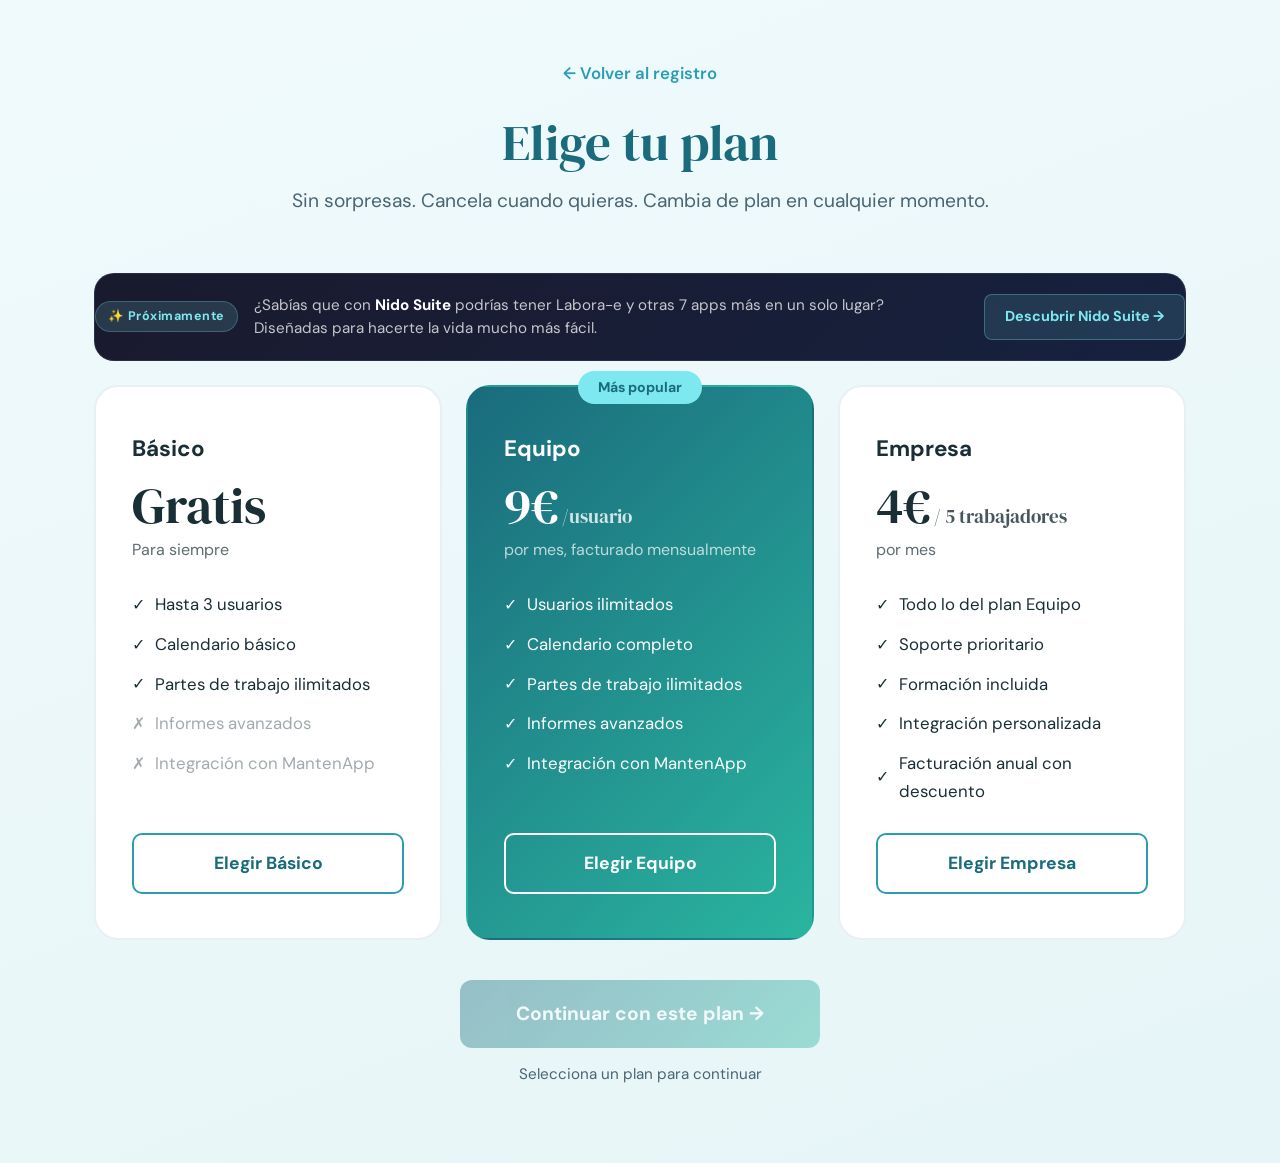
<file: PaginaLabora-Nido/pages/planes.html>
<!DOCTYPE html>
<html lang="es">
<head>
  <meta charset="UTF-8" />
  <meta name="viewport" content="width=device-width, initial-scale=1.0" />
  <link rel="icon" type="image/svg+xml" href="../imagenes/favicon.svg" />
  <title>Elige tu plan · Labora-e</title>
  <link rel="preconnect" href="https://fonts.googleapis.com" />
  <link rel="preconnect" href="https://fonts.gstatic.com" crossorigin />
  <link href="https://fonts.googleapis.com/css2?family=DM+Sans:wght@400;500;600;700&family=DM+Serif+Display&display=swap" rel="stylesheet" />
  <link href="https://cdn.jsdelivr.net/npm/bootstrap@5.3.3/dist/css/bootstrap.min.css" rel="stylesheet" />
  <link rel="stylesheet" href="../css/style.css" />
</head>
<body class="planes-body">

  <div class="planes-header">
    <a href="register.html" class="back-link d-inline-flex mb-4">← Volver al registro</a>
    <h1>Elige tu plan</h1>
    <p>Sin sorpresas. Cancela cuando quieras. Cambia de plan en cualquier momento.</p>
  </div>

  <div class="container-xl px-4 mb-4">
    <div class="nido-suite-banner nido-suite-banner--planes">
      <div class="nido-suite-inner">
        <div class="nido-suite-left">
          <span class="nido-suite-tag">✨ Próximamente</span>
          <p class="nido-suite-text">
            ¿Sabías que con <strong>Nido Suite</strong> podrías tener Labora-e y otras 7 apps más en un solo lugar? Diseñadas para hacerte la vida mucho más fácil.
          </p>
        </div>
        <a href="#" class="nido-suite-btn">Descubrir Nido Suite →</a>
      </div>
    </div>
  </div>

  <div class="container-xl px-4">
    <div class="row g-4 justify-content-center align-items-stretch">

      <!-- BÁSICO -->
      <div class="col-md-4">
        <div class="plan-card" onclick="seleccionarPlan(this, 'basico')" id="card-basico">
          <div class="selected-indicator">✓</div>
          <div class="plan-name">Básico</div>
          <div class="plan-price">Gratis</div>
          <span class="plan-price-sub">Para siempre</span>
          <ul class="plan-features">
            <li><span class="check">✓</span> Hasta 3 usuarios</li>
            <li><span class="check">✓</span> Calendario básico</li>
            <li><span class="check">✓</span> Partes de trabajo ilimitados</li>
            <li class="disabled"><span class="check">✗</span> Informes avanzados</li>
            <li class="disabled"><span class="check">✗</span> Integración con MantenApp</li>
          </ul>
          <button class="plan-select-btn">Elegir Básico</button>
        </div>
      </div>

      <!-- EQUIPO -->
      <div class="col-md-4">
        <div class="plan-card plan-card--featured" onclick="seleccionarPlan(this, 'equipo')" id="card-equipo">
          <div class="plan-badge">Más popular</div>
          <div class="selected-indicator">✓</div>
          <div class="plan-name">Equipo</div>
          <div class="plan-price">9€<span class="plan-price-unit"> /usuario</span></div>
          <span class="plan-price-sub">por mes, facturado mensualmente</span>
          <ul class="plan-features">
            <li><span class="check">✓</span> Usuarios ilimitados</li>
            <li><span class="check">✓</span> Calendario completo</li>
            <li><span class="check">✓</span> Partes de trabajo ilimitados</li>
            <li><span class="check">✓</span> Informes avanzados</li>
            <li><span class="check">✓</span> Integración con MantenApp</li>
          </ul>
          <button class="plan-select-btn">Elegir Equipo</button>
        </div>
      </div>

      <!-- EMPRESA -->
      <div class="col-md-4">
        <div class="plan-card" onclick="seleccionarPlan(this, 'empresa')" id="card-empresa">
          <div class="selected-indicator">✓</div>
          <div class="plan-name">Empresa</div>
          <div class="plan-price">4€<span class="plan-price-unit"> / 5 trabajadores</span></div>
          <span class="plan-price-sub">por mes</span>
          <ul class="plan-features">
            <li><span class="check">✓</span> Todo lo del plan Equipo</li>
            <li><span class="check">✓</span> Soporte prioritario</li>
            <li><span class="check">✓</span> Formación incluida</li>
            <li><span class="check">✓</span> Integración personalizada</li>
            <li><span class="check">✓</span> Facturación anual con descuento</li>
          </ul>
          <button class="plan-select-btn">Elegir Empresa</button>
          <div class="plan-workers-wrap d-none" id="plan-workers-wrap">
            <label class="plan-workers-label" for="plan-workers-input">¿Cuántos trabajadores?</label>
            <input type="number" id="plan-workers-input" class="plan-workers-input" min="1" placeholder="Ej: 10" />
            <div class="plan-workers-preview" id="plan-workers-preview"></div>
          </div>
        </div>
      </div>

    </div>
  </div>

  <div class="planes-footer">
    <button class="btn-continuar" id="btn-continuar" onclick="confirmarPlan()">
      Continuar con este plan →
    </button>
    <p class="planes-note">Selecciona un plan para continuar</p>
  </div>

  <script>

    if (localStorage.getItem('user_loggedin') === 'true') {
      window.location.href = '../index.html';
    }

    const temaGuardado = localStorage.getItem('user_tema') || 'light';
    if (temaGuardado === 'dark') document.documentElement.setAttribute('data-theme', 'dark');

    let planSeleccionado = null;

    function seleccionarPlan(card, plan) {
      document.querySelectorAll('.plan-card').forEach(c => c.classList.remove('selected'));
      card.classList.add('selected');
      planSeleccionado = plan;

      const nombres = { basico: 'Básico', equipo: 'Equipo', empresa: 'Empresa' };

      // Show workers input only for empresa
      const wrap = document.getElementById('plan-workers-wrap');
      if (wrap) {
        if (plan === 'empresa') {
          wrap.classList.remove('d-none');
        } else {
          wrap.classList.add('d-none');
        }
      }

      const btn = document.getElementById('btn-continuar');
      btn.classList.add('active');
      btn.textContent = `Continuar con el plan ${nombres[plan]} →`;
      document.querySelector('.planes-note').textContent = `Plan seleccionado: ${nombres[plan]}`;
    }

    function calcularPrecioEmpresa(workers) {
      return Math.ceil(workers / 5) * 4;
    }

    function confirmarPlan() {
      if (!planSeleccionado) return;

      if (planSeleccionado === 'empresa') {
        const input = document.getElementById('plan-workers-input');
        const workers = parseInt(input ? input.value : 0);
        if (!workers || workers < 1) {
          const wrap = document.getElementById('plan-workers-wrap');
          if (wrap) wrap.classList.remove('d-none');
          if (input) { input.focus(); input.style.borderColor = '#ef4444'; }
          return;
        }
        localStorage.setItem('user_workers', workers);
        localStorage.setItem('user_empresa_precio', calcularPrecioEmpresa(workers));
      }

      localStorage.setItem('user_plan', planSeleccionado);
      localStorage.setItem('user_loggedin', 'true');
      window.location.href = '../index.html';
    }

    // Live price preview
    document.addEventListener('DOMContentLoaded', () => {
      const input   = document.getElementById('plan-workers-input');
      const preview = document.getElementById('plan-workers-preview');
      if (input && preview) {
        input.addEventListener('input', () => {
          const w = parseInt(input.value);
          if (w && w > 0) {
            const precio = Math.ceil(w / 5) * 4;
            preview.textContent = `${w} trabajadores → ${precio}€/mes`;
            preview.style.display = 'block';
            input.style.borderColor = '';
          } else {
            preview.textContent = '';
            preview.style.display = 'none';
          }
        });
      }
    });
  </script>
</body>
</html>
</file>
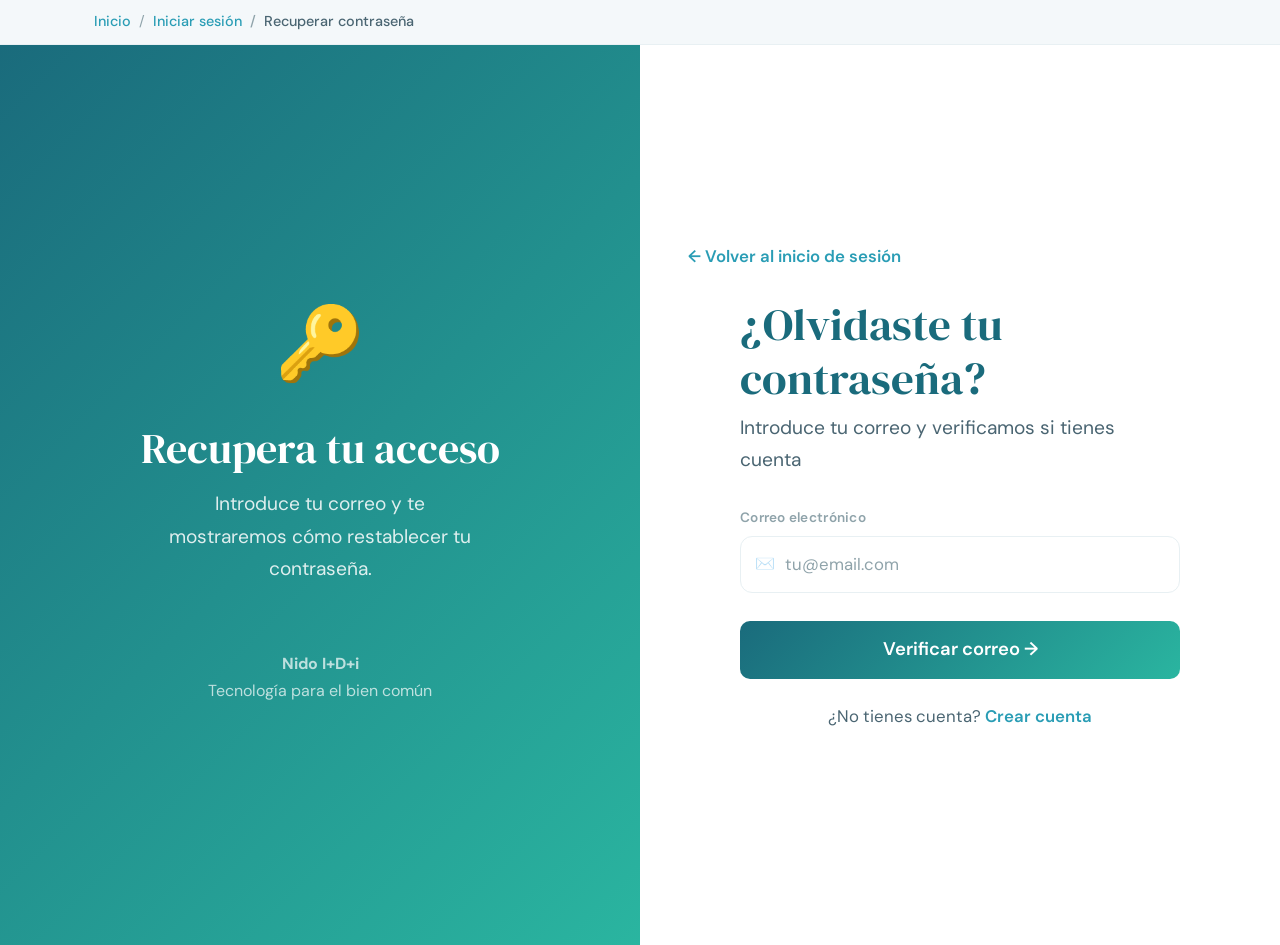
<file: PaginaLabora-Nido/pages/recuperar.html>
<!DOCTYPE html>
<html lang="es">
<head>
  <meta charset="UTF-8" />
  <meta name="viewport" content="width=device-width, initial-scale=1.0" />
  <link rel="icon" type="image/svg+xml" href="../imagenes/favicon.svg" />
  <title>Recuperar contraseña · Labora-e</title>
  <link rel="preconnect" href="https://fonts.googleapis.com" />
  <link rel="preconnect" href="https://fonts.gstatic.com" crossorigin />
  <link href="https://fonts.googleapis.com/css2?family=DM+Sans:wght@400;500;600;700&family=DM+Serif+Display&display=swap" rel="stylesheet" />
  <link href="https://cdn.jsdelivr.net/npm/bootstrap@5.3.3/dist/css/bootstrap.min.css" rel="stylesheet" />
  <link rel="stylesheet" href="../css/style.css" />
</head>
<body>

  <!-- BREADCRUMB -->
  <nav class="breadcrumb-nav" aria-label="breadcrumb">
    <div class="container-xl px-4">
      <ol class="breadcrumb mb-0">
        <li class="breadcrumb-item"><a href="../index.html">Inicio</a></li>
        <li class="breadcrumb-item"><a href="login.html">Iniciar sesión</a></li>
        <li class="breadcrumb-item active" aria-current="page">Recuperar contraseña</li>
      </ol>
    </div>
  </nav>

  <div class="page-split">

    <div class="page-split__left">
      <div class="split-icon">🔑</div>
      <h2>Recupera tu acceso</h2>
      <p>Introduce tu correo y te mostraremos cómo restablecer tu contraseña.</p>
      <div class="split-brand">
        <strong>Nido I+D+i</strong><br/>Tecnología para el bien común
      </div>
    </div>

    <div class="page-split__right">
      <a href="login.html" class="back-link">← Volver al inicio de sesión</a>
      <div class="auth-box">

        <!-- PASO 1: introducir email -->
        <div id="paso-1">
          <h1>¿Olvidaste tu contraseña?</h1>
          <p class="auth-sub">Introduce tu correo y verificamos si tienes cuenta</p>
          <div class="auth-field">
            <label for="email">Correo electrónico</label>
            <div class="auth-input-wrap">
              <span class="auth-input-icon">✉️</span>
              <input type="email" id="email" placeholder="tu@email.com" />
            </div>
            <span class="recuperar-error" id="error-email"></span>
          </div>
          <button onclick="verificarEmail()" class="btn btn-teal btn-xl w-100 mt-2">Verificar correo →</button>
        </div>

        <!-- PASO 2: nueva contraseña -->
        <div id="paso-2" style="display:none">
          <h1>Nueva contraseña</h1>
          <p class="auth-sub">Elige una contraseña segura</p>
          <div class="auth-field">
            <label for="nueva-password">Nueva contraseña</label>
            <div class="auth-input-wrap">
              <span class="auth-input-icon">🔒</span>
              <input type="password" id="nueva-password" placeholder="Mínimo 8 caracteres" />
              <button class="auth-input-toggle" onclick="togglePassword('nueva-password', this)" type="button">👁</button>
            </div>
            <span class="recuperar-error" id="error-password"></span>
          </div>
          <div class="auth-field">
            <label for="confirmar-password">Confirmar contraseña</label>
            <div class="auth-input-wrap">
              <span class="auth-input-icon">🔒</span>
              <input type="password" id="confirmar-password" placeholder="Repite la contraseña" />
              <button class="auth-input-toggle" onclick="togglePassword('confirmar-password', this)" type="button">👁</button>
            </div>
            <span class="recuperar-error" id="error-confirmar"></span>
          </div>
          <button onclick="cambiarPassword()" class="btn btn-teal btn-xl w-100 mt-2">Guardar nueva contraseña →</button>
        </div>

        <!-- PASO 3: confirmación -->
        <div id="paso-3" style="display:none; text-align:center">
          <div style="font-size:4rem; margin-bottom:20px">✅</div>
          <h1 style="font-size:2rem">¡Contraseña actualizada!</h1>
          <p class="auth-sub">Ya puedes iniciar sesión con tu nueva contraseña.</p>
          <a href="login.html" class="btn btn-teal btn-xl w-100 mt-3">Ir a iniciar sesión →</a>
        </div>

        <p class="auth-footer mt-4">
          ¿No tienes cuenta? <a href="register.html">Crear cuenta</a>
        </p>
      </div>
    </div>

  </div>

  <script>
    const temaGuardado = localStorage.getItem('user_tema') || 'light';
    if (temaGuardado === 'dark') document.documentElement.setAttribute('data-theme', 'dark');

    function togglePassword(id, btn) {
      const input = document.getElementById(id);
      input.type = input.type === 'password' ? 'text' : 'password';
      btn.textContent = input.type === 'password' ? '👁' : '🙈';
    }

    function verificarEmail() {
      const emailInput = document.getElementById('email');
      const errorEl   = document.getElementById('error-email');
      const email     = emailInput.value.trim();
      const wrap      = emailInput.closest('.auth-input-wrap');

      errorEl.textContent = '';
      wrap.classList.remove('input-error');

      if (!email || !/^[^\s@]+@[^\s@]+\.[^\s@]+$/.test(email)) {
        errorEl.textContent = 'Introduce un correo electrónico válido.';
        wrap.classList.add('input-error');
        return;
      }

      const savedEmail = localStorage.getItem('user_email');
      if (!savedEmail || email !== savedEmail) {
        errorEl.textContent = 'No existe ninguna cuenta con ese correo.';
        wrap.classList.add('input-error');
        return;
      }

      // Email correcto: pasamos al paso 2
      document.getElementById('paso-1').style.display = 'none';
      document.getElementById('paso-2').style.display = 'block';
    }

    function cambiarPassword() {
      const nueva     = document.getElementById('nueva-password');
      const confirmar = document.getElementById('confirmar-password');
      const errorP    = document.getElementById('error-password');
      const errorC    = document.getElementById('error-confirmar');

      errorP.textContent = '';
      errorC.textContent = '';
      nueva.closest('.auth-input-wrap').classList.remove('input-error');
      confirmar.closest('.auth-input-wrap').classList.remove('input-error');

      let valid = true;

      if (nueva.value.length < 8) {
        errorP.textContent = 'La contraseña debe tener al menos 8 caracteres.';
        nueva.closest('.auth-input-wrap').classList.add('input-error');
        valid = false;
      }

      if (nueva.value !== confirmar.value) {
        errorC.textContent = 'Las contraseñas no coinciden.';
        confirmar.closest('.auth-input-wrap').classList.add('input-error');
        valid = false;
      }

      if (!valid) return;

      localStorage.setItem('user_password', nueva.value);
      document.getElementById('paso-2').style.display = 'none';
      document.getElementById('paso-3').style.display = 'block';
    }
  </script>

</body>
</html>
</file>
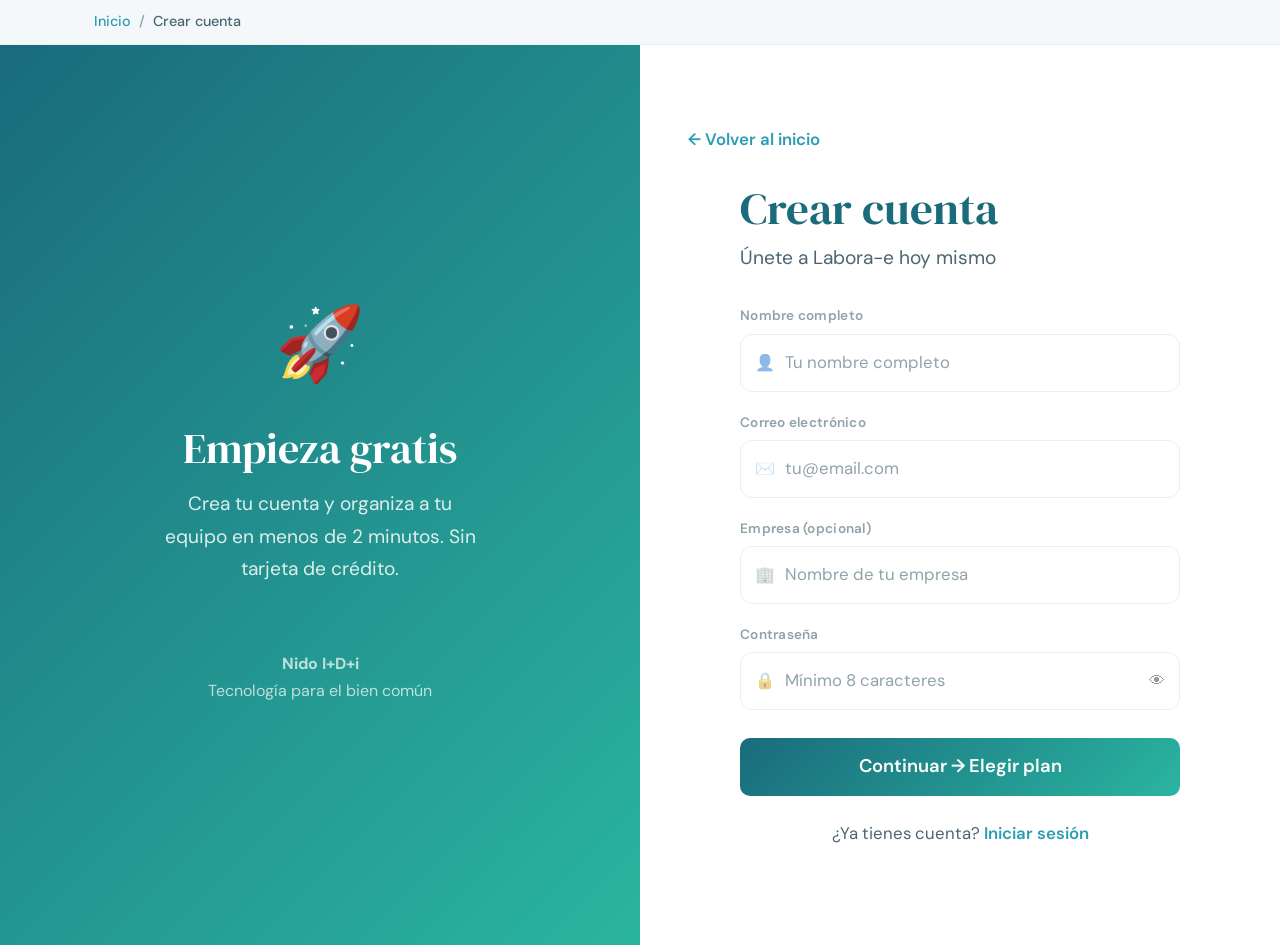
<file: PaginaLabora-Nido/pages/register.html>
<!DOCTYPE html>
<html lang="es">
<head>
  <meta charset="UTF-8" />
  <meta name="viewport" content="width=device-width, initial-scale=1.0" />
  <link rel="icon" type="image/svg+xml" href="../imagenes/favicon.svg" />
  <title>Crear cuenta · Labora-e</title>
  <link rel="preconnect" href="https://fonts.googleapis.com" />
  <link rel="preconnect" href="https://fonts.gstatic.com" crossorigin />
  <link href="https://fonts.googleapis.com/css2?family=DM+Sans:wght@400;500;600;700&family=DM+Serif+Display&display=swap" rel="stylesheet" />
  <link href="https://cdn.jsdelivr.net/npm/bootstrap@5.3.3/dist/css/bootstrap.min.css" rel="stylesheet" />
  <link rel="stylesheet" href="../css/style.css" />
</head>
<body>

  <!-- BREADCRUMB -->
  <nav class="breadcrumb-nav" aria-label="breadcrumb">
    <div class="container-xl px-4">
      <ol class="breadcrumb mb-0">
        <li class="breadcrumb-item"><a href="../index.html">Inicio</a></li><li class="breadcrumb-item active" aria-current="page">Crear cuenta</li>
      </ol>
    </div>
  </nav>
  <div class="page-split">

    <div class="page-split__left">
      <div class="split-icon">🚀</div>
      <h2>Empieza gratis</h2>
      <p>Crea tu cuenta y organiza a tu equipo en menos de 2 minutos. Sin tarjeta de crédito.</p>
      <div class="split-brand">
        <strong>Nido I+D+i</strong><br/>Tecnología para el bien común
      </div>
    </div>

    <div class="page-split__right">
      <a href="../inicio.html" class="back-link">← Volver al inicio</a>
      <div class="auth-box">
        <h1>Crear cuenta</h1>
        <p class="auth-sub">Únete a Labora-e hoy mismo</p>

        <div class="auth-field">
          <label for="nombre">Nombre completo</label>
          <div class="auth-input-wrap">
            <span class="auth-input-icon">👤</span>
            <input type="text" id="nombre" placeholder="Tu nombre completo" />
          </div>
          <span class="recuperar-error" id="error-nombre"></span>
        </div>

        <div class="auth-field">
          <label for="email">Correo electrónico</label>
          <div class="auth-input-wrap">
            <span class="auth-input-icon">✉️</span>
            <input type="email" id="email" placeholder="tu@email.com" />
          </div>
          <span class="recuperar-error" id="error-email"></span>
        </div>

        <div class="auth-field">
          <label for="empresa">Empresa (opcional)</label>
          <div class="auth-input-wrap">
            <span class="auth-input-icon">🏢</span>
            <input type="text" id="empresa" placeholder="Nombre de tu empresa" />
          </div>
        </div>

        <div class="auth-field">
          <label for="password">Contraseña</label>
          <div class="auth-input-wrap">
            <span class="auth-input-icon">🔒</span>
            <input type="password" id="password" placeholder="Mínimo 8 caracteres" />
            <button class="auth-input-toggle" onclick="togglePassword(this)" type="button">👁</button>
          </div>
          <span class="recuperar-error" id="error-password"></span>
        </div>

        <button onclick="irAPlanes()" class="btn btn-teal btn-xl w-100 mt-2">
          Continuar → Elegir plan
        </button>

        <p class="auth-footer mt-4">
          ¿Ya tienes cuenta? <a href="login.html">Iniciar sesión</a>
        </p>
      </div>
    </div>

  </div>

  <script>
    // Redirigir si ya está logueado
    if (localStorage.getItem('user_loggedin') === 'true') {
      window.location.href = '../index.html';
    }

    const temaGuardado = localStorage.getItem('user_tema') || 'light';
    if (temaGuardado === 'dark') document.documentElement.setAttribute('data-theme', 'dark');

    function togglePassword(btn) {
      const input = btn.closest('.auth-input-wrap').querySelector('input');
      input.type = input.type === 'password' ? 'text' : 'password';
      btn.textContent = input.type === 'password' ? '👁' : '🙈';
    }

    function irAPlanes() {
      // Limpiar errores previos
      ['error-nombre','error-email','error-password'].forEach(id => {
        const el = document.getElementById(id);
        if (el) el.textContent = '';
      });
      document.querySelectorAll('.auth-input-wrap').forEach(el => el.classList.remove('input-error'));

      const nombreInput   = document.getElementById('nombre');
      const emailInput    = document.getElementById('email');
      const passwordInput = document.getElementById('password');
      const nombre        = nombreInput.value.trim();
      const email         = emailInput.value.trim();
      const password      = passwordInput.value;
      let valid = true;

      if (!nombre) {
        document.getElementById('error-nombre').textContent = 'Por favor introduce tu nombre.';
        nombreInput.closest('.auth-input-wrap').classList.add('input-error');
        valid = false;
      }
      if (!email || !/^[^\s@]+@[^\s@]+\.[^\s@]+$/.test(email)) {
        document.getElementById('error-email').textContent = 'Introduce un correo electrónico válido.';
        emailInput.closest('.auth-input-wrap').classList.add('input-error');
        valid = false;
      }
      if (password.length < 8) {
        document.getElementById('error-password').textContent = 'La contraseña debe tener al menos 8 caracteres.';
        passwordInput.closest('.auth-input-wrap').classList.add('input-error');
        valid = false;
      }
      if (!valid) return;

      localStorage.setItem('user_nombre',   nombre);
      localStorage.setItem('user_email',    email);
      localStorage.setItem('user_password', password);
      localStorage.setItem('user_empresa',  document.getElementById('empresa').value.trim());
      window.location.href = 'planes.html';
    }
  </script>
</body>
</html>
</file>
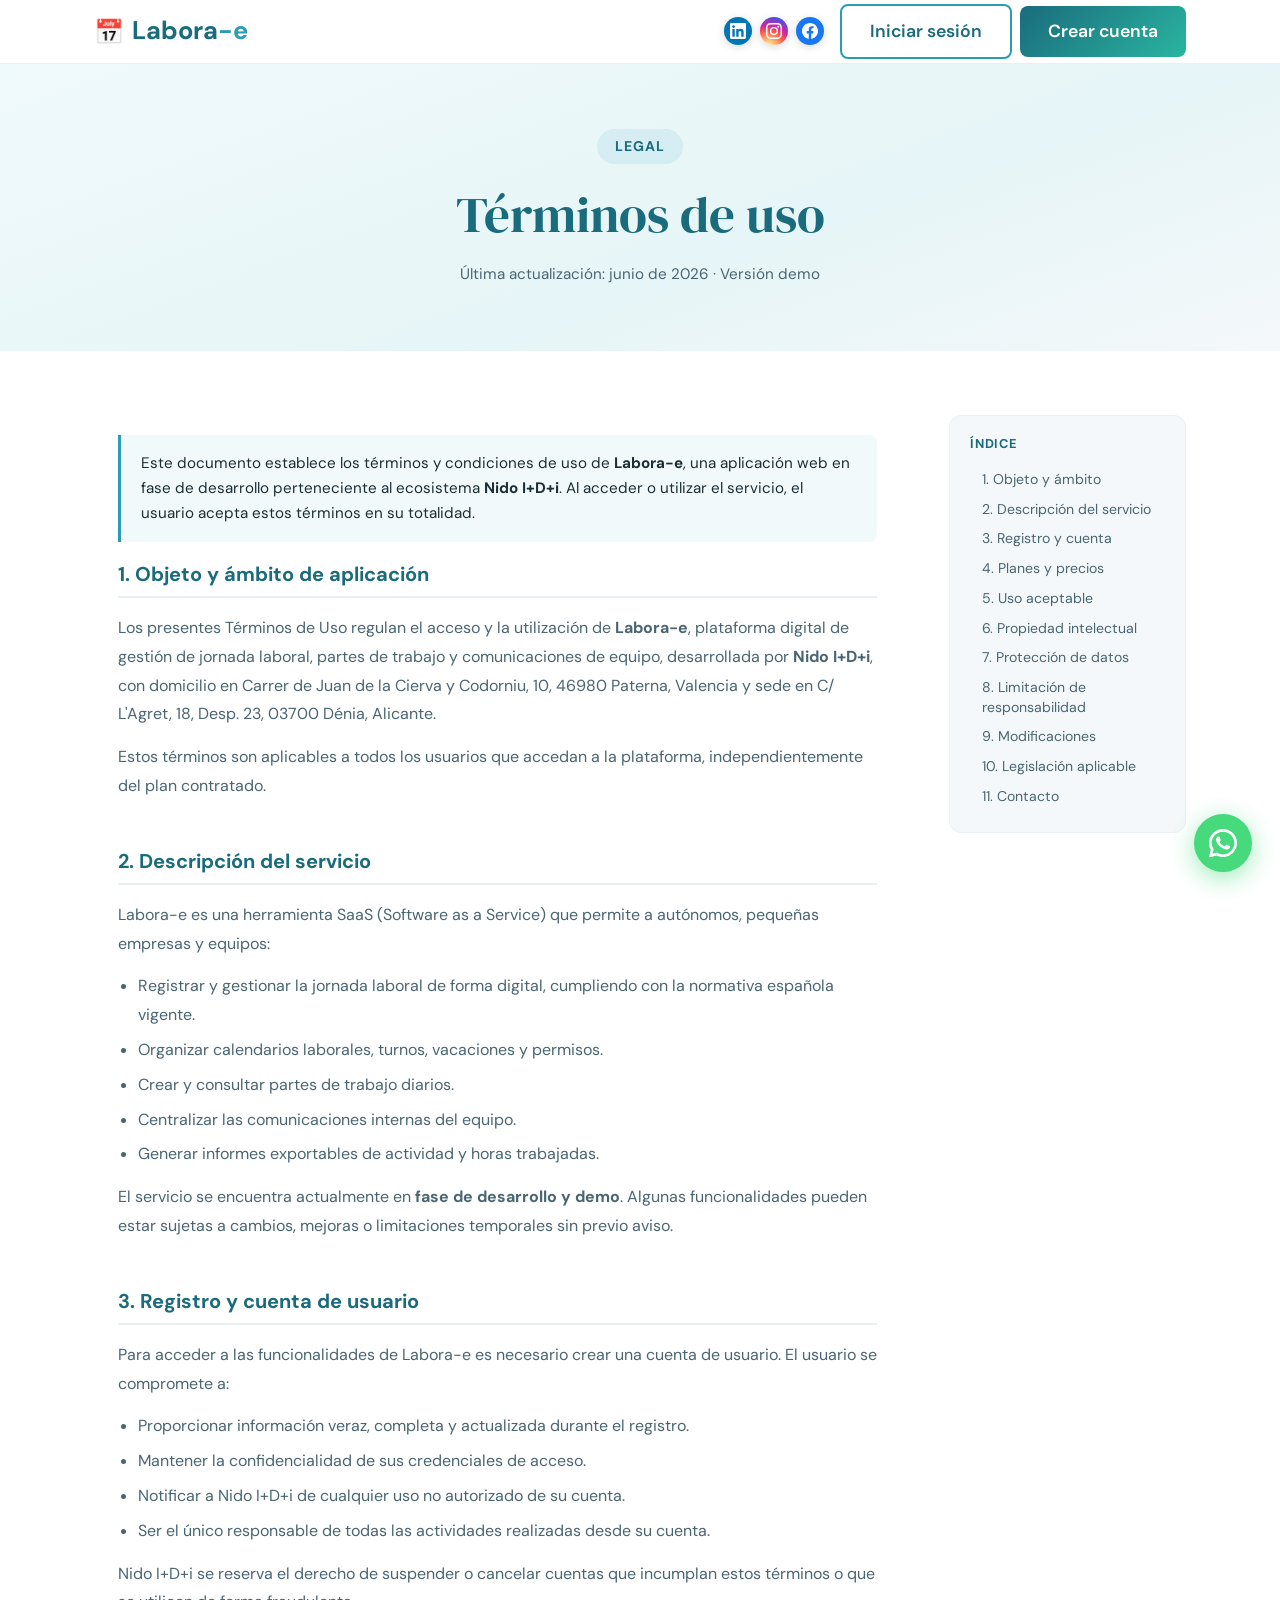
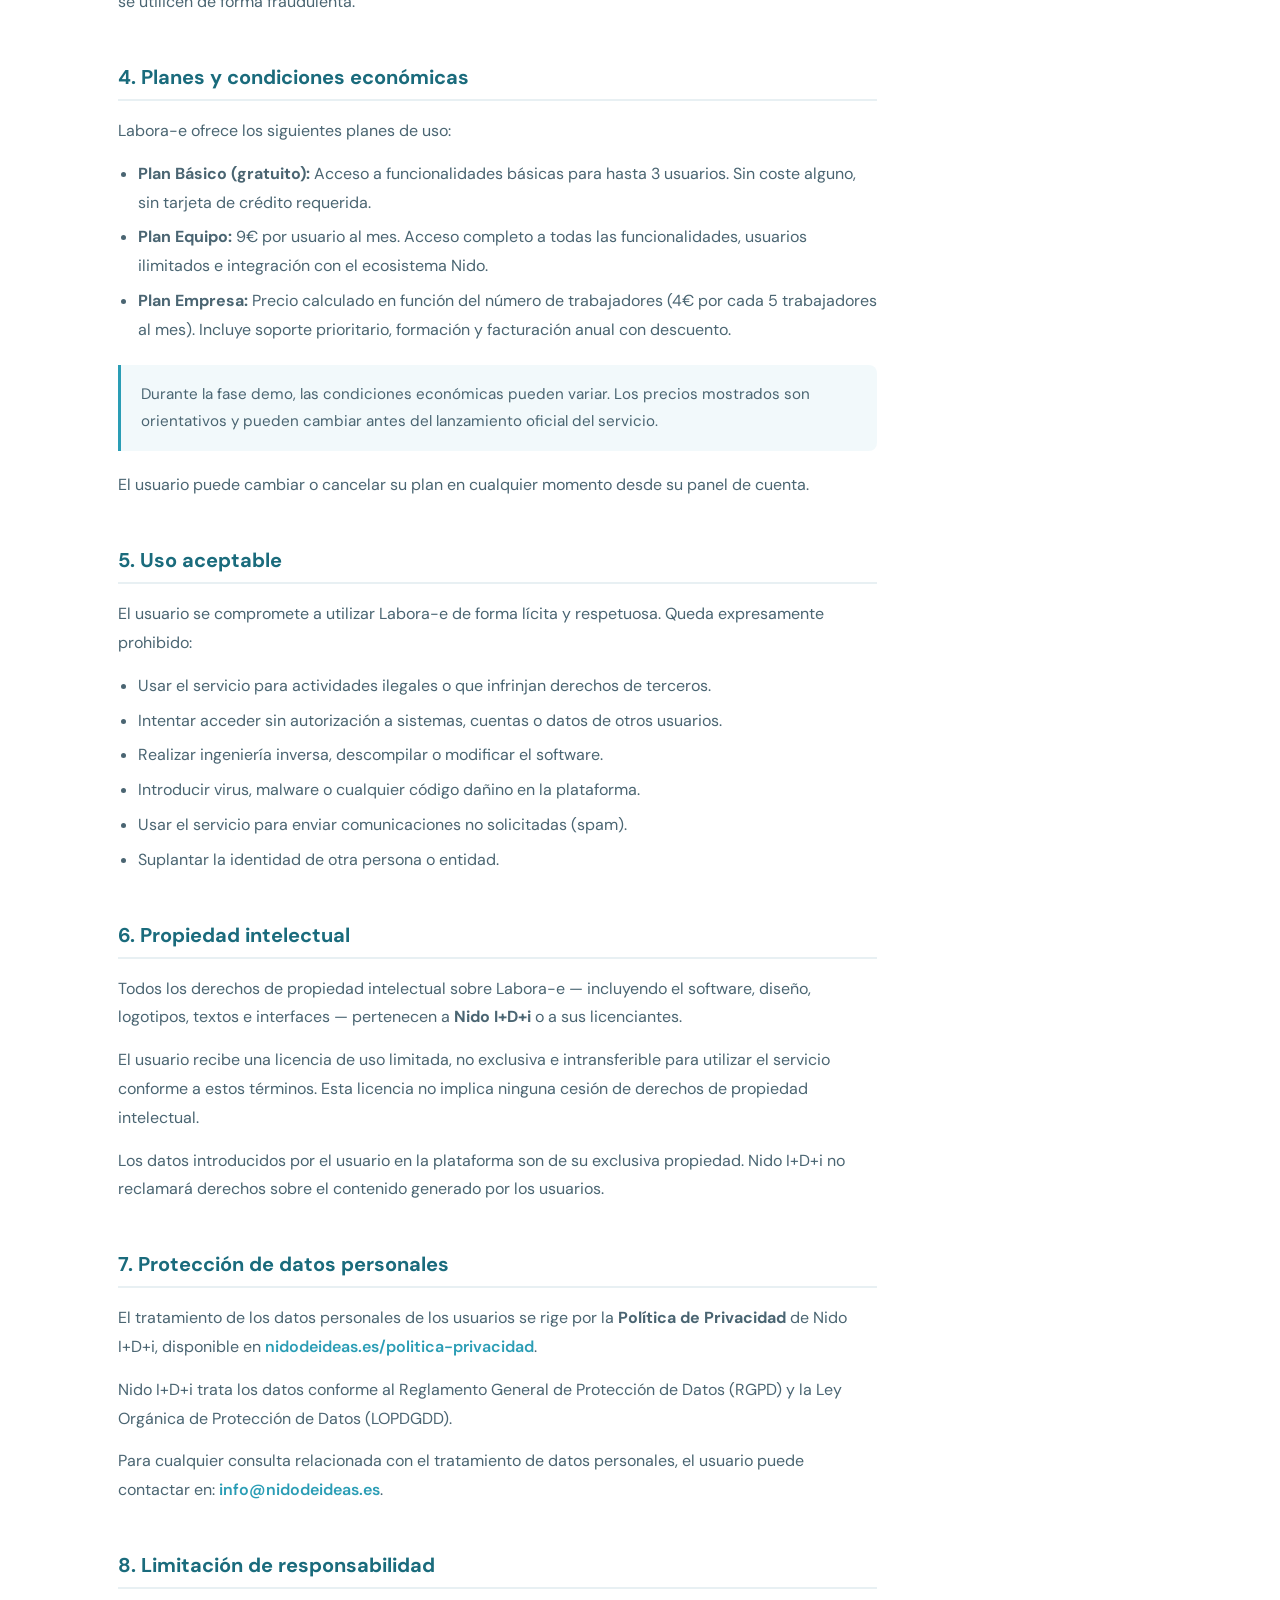
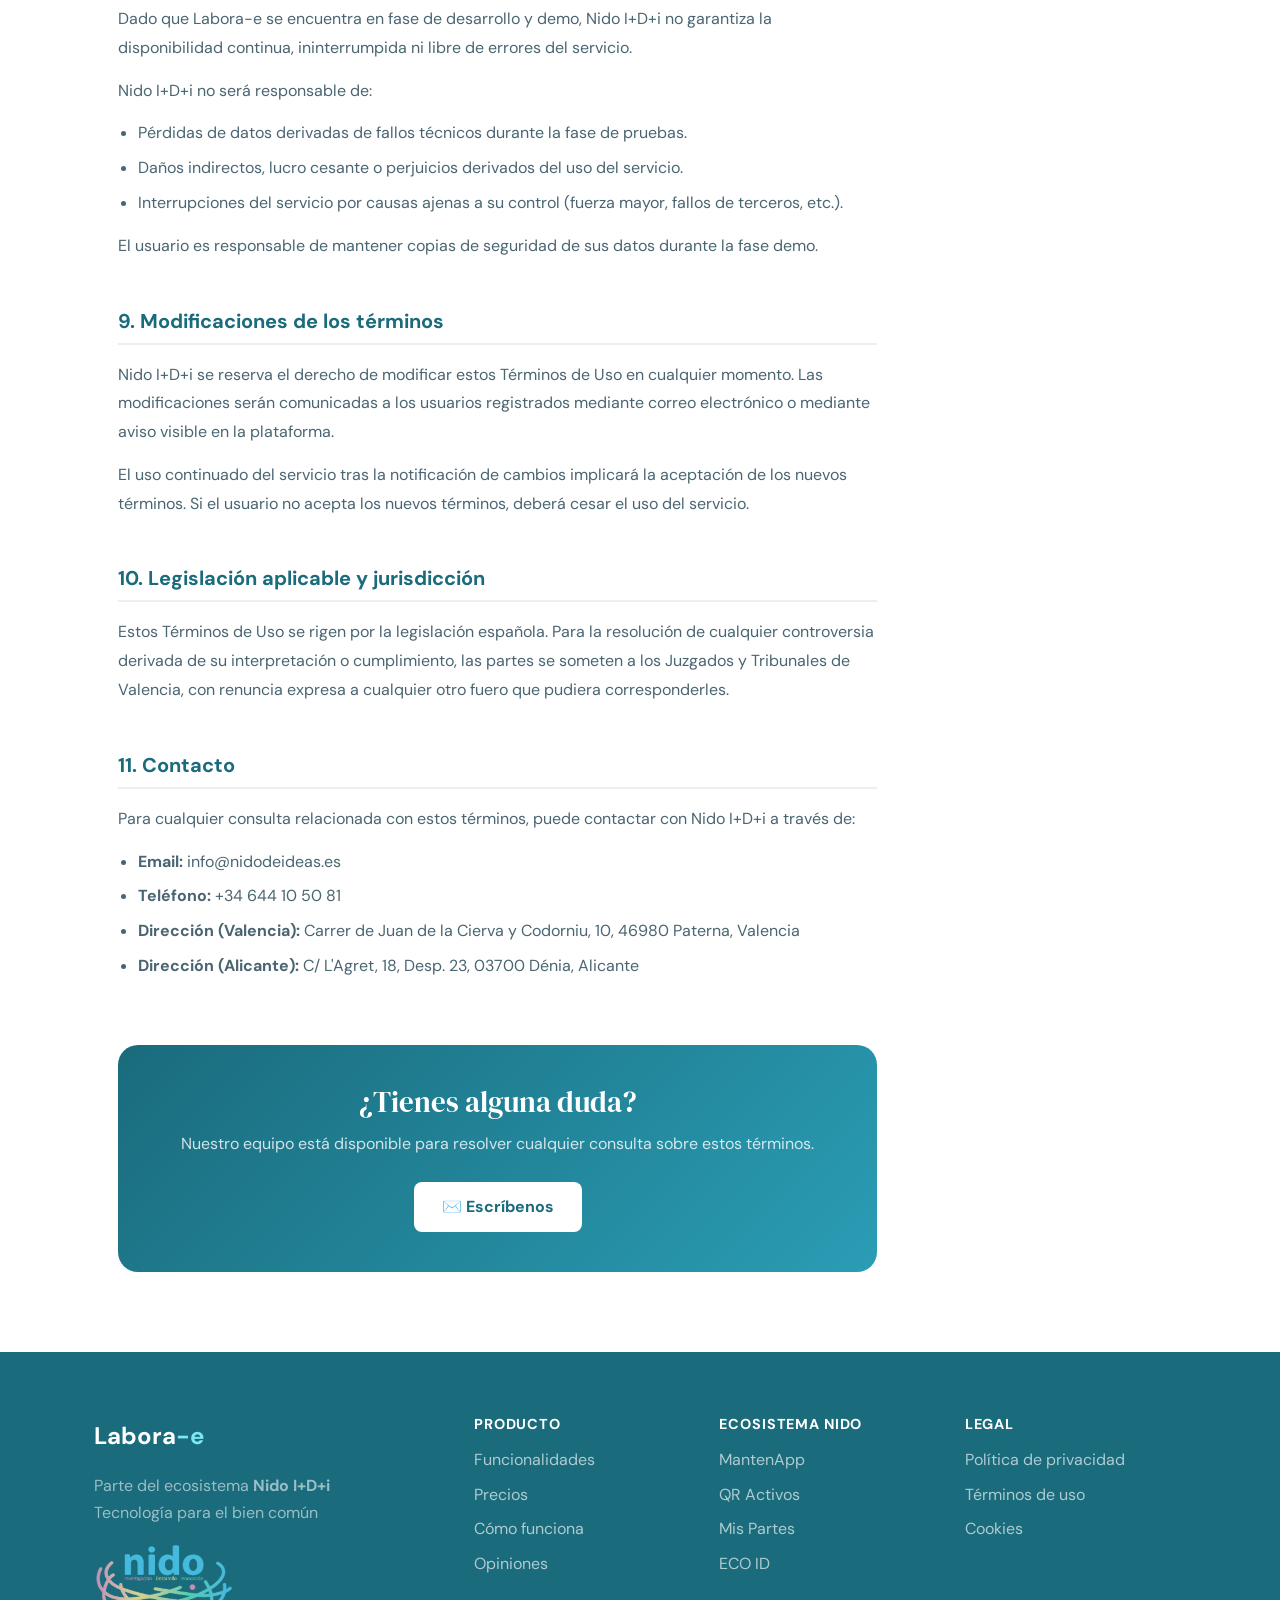
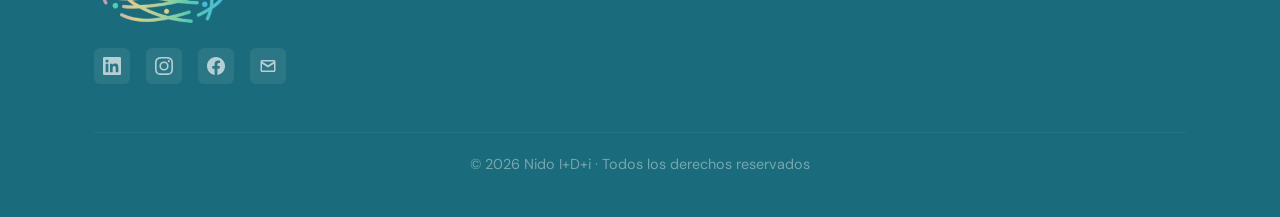
<file: PaginaLabora-Nido/pages/terminos.html>
<!DOCTYPE html>
<html lang="es">
<head>
  <meta charset="UTF-8" />
  <meta name="viewport" content="width=device-width, initial-scale=1.0" />
  <link rel="icon" type="image/svg+xml" href="../imagenes/favicon.svg" />
  <title>Términos de uso · Labora-e</title>
  <link rel="preconnect" href="https://fonts.googleapis.com" />
  <link rel="preconnect" href="https://fonts.gstatic.com" crossorigin />
  <link href="https://fonts.googleapis.com/css2?family=DM+Sans:wght@400;500;600;700&family=DM+Serif+Display&display=swap" rel="stylesheet" />
  <link href="https://cdn.jsdelivr.net/npm/bootstrap@5.3.3/dist/css/bootstrap.min.css" rel="stylesheet" />
  <link rel="stylesheet" href="../css/style.css" />
  <style>
    /* ── HEADER SIMPLIFICADO ── */
    .terminos-header {
      height: 64px;
      background: white;
      border-bottom: 1px solid var(--gray-light);
      display: flex;
      align-items: center;
      position: sticky;
      top: 0;
      z-index: 100;
    }

    [data-theme="dark"] .terminos-header {
      background: rgba(17, 24, 39, 0.97);
      border-color: #374151;
    }

    .terminos-header__inner {
      display: flex;
      align-items: center;
      justify-content: space-between;
      width: 100%;
    }

    /* ── CONTENIDO ── */
    .terminos-hero {
      background: linear-gradient(160deg, #f0fafc 0%, #e6f5f7 60%, #f4f8fa 100%);
      padding: 64px 0 48px;
      text-align: center;
    }

    [data-theme="dark"] .terminos-hero {
      background: linear-gradient(160deg, #111827 0%, #1a2535 60%, #111827 100%);
    }

    .terminos-hero__tag {
      display: inline-block;
      background: rgba(42, 157, 181, 0.10);
      color: var(--teal-dark);
      padding: 6px 18px;
      border-radius: 20px;
      font-size: 0.88rem;
      font-weight: 700;
      letter-spacing: 0.06em;
      text-transform: uppercase;
      margin-bottom: 20px;
    }

    [data-theme="dark"] .terminos-hero__tag {
      background: rgba(78, 197, 212, 0.15);
      color: #4ec5d4;
    }

    .terminos-hero__title {
      font-family: var(--font-serif);
      font-size: clamp(2.2rem, 4vw, 3.2rem);
      color: var(--teal-dark);
      margin-bottom: 16px;
    }

    [data-theme="dark"] .terminos-hero__title {
      color: #e5e7eb;
    }

    .terminos-hero__meta {
      font-size: 0.95rem;
      color: var(--text-soft);
    }

    /* ── CUERPO DEL DOCUMENTO ── */
    .terminos-body {
      background: white;
      padding: 64px 0 80px;
    }

    [data-theme="dark"] .terminos-body {
      background: #111827;
    }

    .terminos-content {
      max-width: 780px;
      margin: 0 auto;
      padding: 0 24px;
    }

    .terminos-section {
      margin-bottom: 48px;
    }

    .terminos-section h2 {
      font-family: var(--font);
      font-size: 1.25rem;
      font-weight: 700;
      color: var(--teal-dark);
      margin-bottom: 16px;
      padding-bottom: 10px;
      border-bottom: 2px solid var(--gray-light);
    }

    [data-theme="dark"] .terminos-section h2 {
      color: #4ec5d4;
      border-color: #374151;
    }

    .terminos-section p {
      font-size: 1rem;
      color: var(--text-soft);
      line-height: 1.8;
      margin-bottom: 14px;
    }

    [data-theme="dark"] .terminos-section p {
      color: #9ca3af;
    }

    .terminos-section ul {
      padding-left: 20px;
      margin-bottom: 14px;
    }

    .terminos-section ul li {
      font-size: 1rem;
      color: var(--text-soft);
      line-height: 1.8;
      margin-bottom: 6px;
    }

    [data-theme="dark"] .terminos-section ul li {
      color: #9ca3af;
    }

    .terminos-highlight {
      background: rgba(42, 157, 181, 0.06);
      border-left: 3px solid var(--teal);
      border-radius: 0 8px 8px 0;
      padding: 16px 20px;
      margin: 20px 0;
    }

    [data-theme="dark"] .terminos-highlight {
      background: rgba(42, 157, 181, 0.1);
    }

    .terminos-highlight p {
      margin: 0;
      font-size: 0.95rem;
    }

    .terminos-contact-box {
      background: linear-gradient(135deg, var(--teal-dark), var(--teal));
      border-radius: var(--radius-lg);
      padding: 40px;
      text-align: center;
      margin-top: 64px;
      color: white;
    }

    .terminos-contact-box h3 {
      font-family: var(--font-serif);
      font-size: 1.8rem;
      margin-bottom: 12px;
    }

    .terminos-contact-box p {
      color: rgba(255,255,255,0.8);
      margin-bottom: 24px;
      font-size: 1rem;
    }

    .terminos-contact-box a {
      display: inline-flex;
      align-items: center;
      gap: 8px;
      background: white;
      color: var(--teal-dark);
      font-weight: 700;
      padding: 12px 28px;
      border-radius: 8px;
      font-size: 1rem;
      transition: opacity 0.2s;
    }

    .terminos-contact-box a:hover {
      opacity: 0.9;
    }

    /* Índice lateral */
    .terminos-index {
      position: sticky;
      top: 80px;
      background: var(--off-white);
      border-radius: var(--radius);
      padding: 20px;
      border: 1px solid var(--gray-light);
    }

    [data-theme="dark"] .terminos-index {
      background: #1f2937;
      border-color: #374151;
    }

    .terminos-index h4 {
      font-size: 0.8rem;
      font-weight: 700;
      color: var(--teal-dark);
      text-transform: uppercase;
      letter-spacing: 0.06em;
      margin-bottom: 14px;
      font-family: var(--font);
    }

    [data-theme="dark"] .terminos-index h4 {
      color: #4ec5d4;
    }

    .terminos-index a {
      display: block;
      font-size: 0.88rem;
      color: var(--text-soft);
      padding: 5px 0;
      border-left: 2px solid transparent;
      padding-left: 10px;
      transition: color 0.2s, border-color 0.2s;
      line-height: 1.4;
    }

    [data-theme="dark"] .terminos-index a {
      color: #6b7280;
    }

    .terminos-index a:hover {
      color: var(--teal-dark);
      border-color: var(--teal);
    }

    [data-theme="dark"] .terminos-index a:hover {
      color: #4ec5d4;
      border-color: #4ec5d4;
    }

    @media (max-width: 991px) {
      .terminos-index {
        position: static;
        margin-bottom: 40px;
      }
    }
  </style>
</head>
<body>

  <!-- ========== HEADER SIMPLIFICADO ========== -->
  <header class="terminos-header">
    <div class="container-xl px-4">
      <div class="terminos-header__inner">

        <!-- Logo -->
        <a href="../index.html" class="d-flex align-items-center gap-2 text-decoration-none">
          <span style="font-size:1.5rem">📅</span>
          <span class="logo-text">Labora<span class="logo-accent">-e</span></span>
        </a>

        <!-- Acciones: redes + sesión -->
        <div class="d-flex align-items-center gap-2">
          <!-- Redes sociales -->
          <a href="https://www.linkedin.com/company/nido-i-d-i/" target="_blank" rel="noopener noreferrer" class="nav-social-link nav-social-link--linkedin" title="LinkedIn">
            <svg viewBox="0 0 24 24" xmlns="http://www.w3.org/2000/svg"><path d="M20.447 20.452h-3.554v-5.569c0-1.328-.027-3.037-1.852-3.037-1.853 0-2.136 1.445-2.136 2.939v5.667H9.351V9h3.414v1.561h.046c.477-.9 1.637-1.85 3.37-1.85 3.601 0 4.267 2.37 4.267 5.455v6.286zM5.337 7.433a2.062 2.062 0 0 1-2.063-2.065 2.064 2.064 0 1 1 2.063 2.065zm1.782 13.019H3.555V9h3.564v11.452zM22.225 0H1.771C.792 0 0 .774 0 1.729v20.542C0 23.227.792 24 1.771 24h20.451C23.2 24 24 23.227 24 22.271V1.729C24 .774 23.2 0 22.222 0h.003z"/></svg>
          </a>
          <a href="https://www.instagram.com/nidodeideas.es/#" target="_blank" rel="noopener noreferrer" class="nav-social-link nav-social-link--instagram" title="Instagram">
            <svg viewBox="0 0 24 24" xmlns="http://www.w3.org/2000/svg"><path d="M12 2.163c3.204 0 3.584.012 4.85.07 3.252.148 4.771 1.691 4.919 4.919.058 1.265.069 1.645.069 4.849 0 3.205-.012 3.584-.069 4.849-.149 3.225-1.664 4.771-4.919 4.919-1.266.058-1.644.07-4.85.07-3.204 0-3.584-.012-4.849-.07-3.26-.149-4.771-1.699-4.919-4.92-.058-1.265-.07-1.644-.07-4.849 0-3.204.013-3.583.07-4.849.149-3.227 1.664-4.771 4.919-4.919 1.266-.057 1.645-.069 4.849-.069zM12 0C8.741 0 8.333.014 7.053.072 2.695.272.273 2.69.073 7.052.014 8.333 0 8.741 0 12c0 3.259.014 3.668.072 4.948.2 4.358 2.618 6.78 6.98 6.98C8.333 23.986 8.741 24 12 24c3.259 0 3.668-.014 4.948-.072 4.354-.2 6.782-2.618 6.979-6.98.059-1.28.073-1.689.073-4.948 0-3.259-.014-3.667-.072-4.947-.196-4.354-2.617-6.78-6.979-6.98C15.668.014 15.259 0 12 0zm0 5.838a6.162 6.162 0 1 0 0 12.324 6.162 6.162 0 0 0 0-12.324zM12 16a4 4 0 1 1 0-8 4 4 0 0 1 0 8zm6.406-11.845a1.44 1.44 0 1 0 0 2.881 1.44 1.44 0 0 0 0-2.881z"/></svg>
          </a>
          <a href="https://www.facebook.com" target="_blank" rel="noopener noreferrer" class="nav-social-link nav-social-link--facebook" title="Facebook">
            <svg viewBox="0 0 24 24" xmlns="http://www.w3.org/2000/svg"><path d="M24 12.073C24 5.405 18.627 0 12 0S0 5.405 0 12.073C0 18.1 4.388 23.094 10.125 24v-8.437H7.078v-3.49h3.047V9.413c0-3.025 1.792-4.697 4.533-4.697 1.312 0 2.686.235 2.686.235v2.97h-1.514c-1.491 0-1.956.93-1.956 1.887v2.265h3.328l-.532 3.49h-2.796V24C19.612 23.094 24 18.1 24 12.073z"/></svg>
          </a>
          <!-- Sesión (se rellena por JS) -->
          <div id="header-actions" class="d-flex gap-2 ms-2 align-items-center"></div>
        </div>

      </div>
    </div>
  </header>

  <!-- ========== HERO ========== -->
  <div class="terminos-hero">
    <div class="container-xl px-4">
      <span class="terminos-hero__tag">Legal</span>
      <h1 class="terminos-hero__title">Términos de uso</h1>
      <p class="terminos-hero__meta">Última actualización: junio de 2026 · Versión demo</p>
    </div>
  </div>

  <!-- ========== CONTENIDO ========== -->
  <div class="terminos-body">
    <div class="container-xl px-4">
      <div class="row g-5">

        <!-- Índice lateral -->
        <div class="col-lg-3 order-lg-2">
          <nav class="terminos-index">
            <h4>Índice</h4>
            <a href="#s1">1. Objeto y ámbito</a>
            <a href="#s2">2. Descripción del servicio</a>
            <a href="#s3">3. Registro y cuenta</a>
            <a href="#s4">4. Planes y precios</a>
            <a href="#s5">5. Uso aceptable</a>
            <a href="#s6">6. Propiedad intelectual</a>
            <a href="#s7">7. Protección de datos</a>
            <a href="#s8">8. Limitación de responsabilidad</a>
            <a href="#s9">9. Modificaciones</a>
            <a href="#s10">10. Legislación aplicable</a>
            <a href="#s11">11. Contacto</a>
          </nav>
        </div>

        <!-- Texto -->
        <div class="col-lg-9 order-lg-1">
          <div class="terminos-content" style="max-width:100%">

            <div class="terminos-highlight">
              <p>Este documento establece los términos y condiciones de uso de <strong>Labora-e</strong>, una aplicación web en fase de desarrollo perteneciente al ecosistema <strong>Nido I+D+i</strong>. Al acceder o utilizar el servicio, el usuario acepta estos términos en su totalidad.</p>
            </div>

            <!-- 1 -->
            <div class="terminos-section" id="s1">
              <h2>1. Objeto y ámbito de aplicación</h2>
              <p>Los presentes Términos de Uso regulan el acceso y la utilización de <strong>Labora-e</strong>, plataforma digital de gestión de jornada laboral, partes de trabajo y comunicaciones de equipo, desarrollada por <strong>Nido I+D+i</strong>, con domicilio en Carrer de Juan de la Cierva y Codorniu, 10, 46980 Paterna, Valencia y sede en C/ L'Agret, 18, Desp. 23, 03700 Dénia, Alicante.</p>
              <p>Estos términos son aplicables a todos los usuarios que accedan a la plataforma, independientemente del plan contratado.</p>
            </div>

            <!-- 2 -->
            <div class="terminos-section" id="s2">
              <h2>2. Descripción del servicio</h2>
              <p>Labora-e es una herramienta SaaS (Software as a Service) que permite a autónomos, pequeñas empresas y equipos:</p>
              <ul>
                <li>Registrar y gestionar la jornada laboral de forma digital, cumpliendo con la normativa española vigente.</li>
                <li>Organizar calendarios laborales, turnos, vacaciones y permisos.</li>
                <li>Crear y consultar partes de trabajo diarios.</li>
                <li>Centralizar las comunicaciones internas del equipo.</li>
                <li>Generar informes exportables de actividad y horas trabajadas.</li>
              </ul>
              <p>El servicio se encuentra actualmente en <strong>fase de desarrollo y demo</strong>. Algunas funcionalidades pueden estar sujetas a cambios, mejoras o limitaciones temporales sin previo aviso.</p>
            </div>

            <!-- 3 -->
            <div class="terminos-section" id="s3">
              <h2>3. Registro y cuenta de usuario</h2>
              <p>Para acceder a las funcionalidades de Labora-e es necesario crear una cuenta de usuario. El usuario se compromete a:</p>
              <ul>
                <li>Proporcionar información veraz, completa y actualizada durante el registro.</li>
                <li>Mantener la confidencialidad de sus credenciales de acceso.</li>
                <li>Notificar a Nido I+D+i de cualquier uso no autorizado de su cuenta.</li>
                <li>Ser el único responsable de todas las actividades realizadas desde su cuenta.</li>
              </ul>
              <p>Nido I+D+i se reserva el derecho de suspender o cancelar cuentas que incumplan estos términos o que se utilicen de forma fraudulenta.</p>
            </div>

            <!-- 4 -->
            <div class="terminos-section" id="s4">
              <h2>4. Planes y condiciones económicas</h2>
              <p>Labora-e ofrece los siguientes planes de uso:</p>
              <ul>
                <li><strong>Plan Básico (gratuito):</strong> Acceso a funcionalidades básicas para hasta 3 usuarios. Sin coste alguno, sin tarjeta de crédito requerida.</li>
                <li><strong>Plan Equipo:</strong> 9€ por usuario al mes. Acceso completo a todas las funcionalidades, usuarios ilimitados e integración con el ecosistema Nido.</li>
                <li><strong>Plan Empresa:</strong> Precio calculado en función del número de trabajadores (4€ por cada 5 trabajadores al mes). Incluye soporte prioritario, formación y facturación anual con descuento.</li>
              </ul>
              <div class="terminos-highlight">
                <p>Durante la fase demo, las condiciones económicas pueden variar. Los precios mostrados son orientativos y pueden cambiar antes del lanzamiento oficial del servicio.</p>
              </div>
              <p>El usuario puede cambiar o cancelar su plan en cualquier momento desde su panel de cuenta.</p>
            </div>

            <!-- 5 -->
            <div class="terminos-section" id="s5">
              <h2>5. Uso aceptable</h2>
              <p>El usuario se compromete a utilizar Labora-e de forma lícita y respetuosa. Queda expresamente prohibido:</p>
              <ul>
                <li>Usar el servicio para actividades ilegales o que infrinjan derechos de terceros.</li>
                <li>Intentar acceder sin autorización a sistemas, cuentas o datos de otros usuarios.</li>
                <li>Realizar ingeniería inversa, descompilar o modificar el software.</li>
                <li>Introducir virus, malware o cualquier código dañino en la plataforma.</li>
                <li>Usar el servicio para enviar comunicaciones no solicitadas (spam).</li>
                <li>Suplantar la identidad de otra persona o entidad.</li>
              </ul>
            </div>

            <!-- 6 -->
            <div class="terminos-section" id="s6">
              <h2>6. Propiedad intelectual</h2>
              <p>Todos los derechos de propiedad intelectual sobre Labora-e — incluyendo el software, diseño, logotipos, textos e interfaces — pertenecen a <strong>Nido I+D+i</strong> o a sus licenciantes.</p>
              <p>El usuario recibe una licencia de uso limitada, no exclusiva e intransferible para utilizar el servicio conforme a estos términos. Esta licencia no implica ninguna cesión de derechos de propiedad intelectual.</p>
              <p>Los datos introducidos por el usuario en la plataforma son de su exclusiva propiedad. Nido I+D+i no reclamará derechos sobre el contenido generado por los usuarios.</p>
            </div>

            <!-- 7 -->
            <div class="terminos-section" id="s7">
              <h2>7. Protección de datos personales</h2>
              <p>El tratamiento de los datos personales de los usuarios se rige por la <strong>Política de Privacidad</strong> de Nido I+D+i, disponible en <a href="https://nidodeideas.es/politica-privacidad/" target="_blank" rel="noopener noreferrer" style="color:var(--teal);font-weight:600">nidodeideas.es/politica-privacidad</a>.</p>
              <p>Nido I+D+i trata los datos conforme al Reglamento General de Protección de Datos (RGPD) y la Ley Orgánica de Protección de Datos (LOPDGDD).</p>
              <p>Para cualquier consulta relacionada con el tratamiento de datos personales, el usuario puede contactar en: <a href="mailto:info@nidodeideas.es" style="color:var(--teal);font-weight:600">info@nidodeideas.es</a>.</p>
            </div>

            <!-- 8 -->
            <div class="terminos-section" id="s8">
              <h2>8. Limitación de responsabilidad</h2>
              <p>Dado que Labora-e se encuentra en fase de desarrollo y demo, Nido I+D+i no garantiza la disponibilidad continua, ininterrumpida ni libre de errores del servicio.</p>
              <p>Nido I+D+i no será responsable de:</p>
              <ul>
                <li>Pérdidas de datos derivadas de fallos técnicos durante la fase de pruebas.</li>
                <li>Daños indirectos, lucro cesante o perjuicios derivados del uso del servicio.</li>
                <li>Interrupciones del servicio por causas ajenas a su control (fuerza mayor, fallos de terceros, etc.).</li>
              </ul>
              <p>El usuario es responsable de mantener copias de seguridad de sus datos durante la fase demo.</p>
            </div>

            <!-- 9 -->
            <div class="terminos-section" id="s9">
              <h2>9. Modificaciones de los términos</h2>
              <p>Nido I+D+i se reserva el derecho de modificar estos Términos de Uso en cualquier momento. Las modificaciones serán comunicadas a los usuarios registrados mediante correo electrónico o mediante aviso visible en la plataforma.</p>
              <p>El uso continuado del servicio tras la notificación de cambios implicará la aceptación de los nuevos términos. Si el usuario no acepta los nuevos términos, deberá cesar el uso del servicio.</p>
            </div>

            <!-- 10 -->
            <div class="terminos-section" id="s10">
              <h2>10. Legislación aplicable y jurisdicción</h2>
              <p>Estos Términos de Uso se rigen por la legislación española. Para la resolución de cualquier controversia derivada de su interpretación o cumplimiento, las partes se someten a los Juzgados y Tribunales de Valencia, con renuncia expresa a cualquier otro fuero que pudiera corresponderles.</p>
            </div>

            <!-- 11 -->
            <div class="terminos-section" id="s11">
              <h2>11. Contacto</h2>
              <p>Para cualquier consulta relacionada con estos términos, puede contactar con Nido I+D+i a través de:</p>
              <ul>
                <li><strong>Email:</strong> info@nidodeideas.es</li>
                <li><strong>Teléfono:</strong> +34 644 10 50 81</li>
                <li><strong>Dirección (Valencia):</strong> Carrer de Juan de la Cierva y Codorniu, 10, 46980 Paterna, Valencia</li>
                <li><strong>Dirección (Alicante):</strong> C/ L'Agret, 18, Desp. 23, 03700 Dénia, Alicante</li>
              </ul>
            </div>

            <!-- Caja de contacto -->
            <div class="terminos-contact-box">
              <h3>¿Tienes alguna duda?</h3>
              <p>Nuestro equipo está disponible para resolver cualquier consulta sobre estos términos.</p>
              <a href="mailto:info@nidodeideas.es">✉️ Escríbenos</a>
            </div>

          </div>
        </div>
      </div>
    </div>
  </div>

  <!-- ========== FOOTER ========== -->
  <footer class="site-footer">
    <div class="container-xl px-4">
      <div class="row g-5 mb-5">
        <div class="col-lg-4">
          <span class="logo-text">Labora<span class="logo-accent">-e</span></span>
          <p class="footer-desc mt-3">
            Parte del ecosistema <strong>Nido I+D+i</strong><br/>
            Tecnología para el bien común
          </p>
          <a href="https://nidodeideas.es" target="_blank" rel="noopener noreferrer">
            <img src="../imagenes/nido-logo.png" alt="Nido I+D+i" class="footer-nido-logo" />
          </a>
          <div class="footer-social-row">
            <a href="https://www.linkedin.com/company/nido-i-d-i/" target="_blank" rel="noopener noreferrer" class="footer-social-link footer-social-link--linkedin" title="LinkedIn">
              <svg viewBox="0 0 24 24" xmlns="http://www.w3.org/2000/svg"><path d="M20.447 20.452h-3.554v-5.569c0-1.328-.027-3.037-1.852-3.037-1.853 0-2.136 1.445-2.136 2.939v5.667H9.351V9h3.414v1.561h.046c.477-.9 1.637-1.85 3.37-1.85 3.601 0 4.267 2.37 4.267 5.455v6.286zM5.337 7.433a2.062 2.062 0 0 1-2.063-2.065 2.064 2.064 0 1 1 2.063 2.065zm1.782 13.019H3.555V9h3.564v11.452zM22.225 0H1.771C.792 0 0 .774 0 1.729v20.542C0 23.227.792 24 1.771 24h20.451C23.2 24 24 23.227 24 22.271V1.729C24 .774 23.2 0 22.222 0h.003z"/></svg>
            </a>
            <a href="https://www.instagram.com/nidodeideas.es/#" target="_blank" rel="noopener noreferrer" class="footer-social-link footer-social-link--instagram" title="Instagram">
              <svg viewBox="0 0 24 24" xmlns="http://www.w3.org/2000/svg"><path d="M12 2.163c3.204 0 3.584.012 4.85.07 3.252.148 4.771 1.691 4.919 4.919.058 1.265.069 1.645.069 4.849 0 3.205-.012 3.584-.069 4.849-.149 3.225-1.664 4.771-4.919 4.919-1.266.058-1.644.07-4.85.07-3.204 0-3.584-.012-4.849-.07-3.26-.149-4.771-1.699-4.919-4.92-.058-1.265-.07-1.644-.07-4.849 0-3.204.013-3.583.07-4.849.149-3.227 1.664-4.771 4.919-4.919 1.266-.057 1.645-.069 4.849-.069zM12 0C8.741 0 8.333.014 7.053.072 2.695.272.273 2.69.073 7.052.014 8.333 0 8.741 0 12c0 3.259.014 3.668.072 4.948.2 4.358 2.618 6.78 6.98 6.98C8.333 23.986 8.741 24 12 24c3.259 0 3.668-.014 4.948-.072 4.354-.2 6.782-2.618 6.979-6.98.059-1.28.073-1.689.073-4.948 0-3.259-.014-3.667-.072-4.947-.196-4.354-2.617-6.78-6.979-6.98C15.668.014 15.259 0 12 0zm0 5.838a6.162 6.162 0 1 0 0 12.324 6.162 6.162 0 0 0 0-12.324zM12 16a4 4 0 1 1 0-8 4 4 0 0 1 0 8zm6.406-11.845a1.44 1.44 0 1 0 0 2.881 1.44 1.44 0 0 0 0-2.881z"/></svg>
            </a>
            <a href="https://www.facebook.com" target="_blank" rel="noopener noreferrer" class="footer-social-link footer-social-link--facebook" title="Facebook">
              <svg viewBox="0 0 24 24" xmlns="http://www.w3.org/2000/svg"><path d="M24 12.073C24 5.405 18.627 0 12 0S0 5.405 0 12.073C0 18.1 4.388 23.094 10.125 24v-8.437H7.078v-3.49h3.047V9.413c0-3.025 1.792-4.697 4.533-4.697 1.312 0 2.686.235 2.686.235v2.97h-1.514c-1.491 0-1.956.93-1.956 1.887v2.265h3.328l-.532 3.49h-2.796V24C19.612 23.094 24 18.1 24 12.073z"/></svg>
            </a>
            <a href="mailto:info@nidodeideas.es" class="footer-social-link footer-social-link--email" title="info@nidodeideas.es">
              <svg viewBox="0 0 24 24" xmlns="http://www.w3.org/2000/svg"><path d="M20 4H4C2.897 4 2 4.897 2 6v12c0 1.103.897 2 2 2h16c1.103 0 2-.897 2-2V6c0-1.103-.897-2-2-2zm0 2-8 5-8-5h16zm0 12H4V8.868l8 5 8-5V18z"/></svg>
            </a>
          </div>
        </div>
        <div class="col-lg-8">
          <div class="row g-4">
            <div class="col-6 col-md-4">
              <h4 class="footer-heading">Producto</h4>
              <div class="d-flex flex-column gap-2">
                <a href="../index.html#funcionalidades" class="footer-link">Funcionalidades</a>
                <a href="../index.html#precios" class="footer-link">Precios</a>
                <a href="../index.html#como-funciona" class="footer-link">Cómo funciona</a>
                <a href="opiniones.html" class="footer-link">Opiniones</a>
              </div>
            </div>
            <div class="col-6 col-md-4">
              <h4 class="footer-heading">Ecosistema Nido</h4>
              <div class="d-flex flex-column gap-2">
                <a href="https://manten.app" target="_blank" rel="noopener noreferrer" class="footer-link">MantenApp</a>
                <a href="#" class="footer-link">QR Activos</a>
                <a href="#" class="footer-link">Mis Partes</a>
                <a href="#" class="footer-link">ECO ID</a>
              </div>
            </div>
            <div class="col-6 col-md-4">
              <h4 class="footer-heading">Legal</h4>
              <div class="d-flex flex-column gap-2">
                <a href="https://nidodeideas.es/politica-privacidad/" target="_blank" rel="noopener noreferrer" class="footer-link">Política de privacidad</a>
                <a href="terminos.html" class="footer-link">Términos de uso</a>
                <a href="https://nidodeideas.es/politica-de-cookies/" target="_blank" rel="noopener noreferrer" class="footer-link">Cookies</a>
              </div>
            </div>
          </div>
        </div>
      </div>
      <div class="footer-bottom">
        <p>© 2026 Nido I+D+i · Todos los derechos reservados</p>
      </div>
    </div>
  </footer>

  <!-- BOTÓN WHATSAPP FLOTANTE -->
  <a href="https://wa.me/34644105081?text=Hola%2C%20me%20interesa%20Labora-e"
     class="whatsapp-float"
     target="_blank"
     rel="noopener noreferrer"
     title="Contáctanos por WhatsApp">
    <svg xmlns="http://www.w3.org/2000/svg" viewBox="0 0 24 24" fill="white" width="28" height="28">
      <path d="M17.472 14.382c-.297-.149-1.758-.867-2.03-.967-.273-.099-.471-.148-.67.15-.197.297-.767.966-.94 1.164-.173.199-.347.223-.644.075-.297-.15-1.255-.463-2.39-1.475-.883-.788-1.48-1.761-1.653-2.059-.173-.297-.018-.458.13-.606.134-.133.298-.347.446-.52.149-.174.198-.298.298-.497.099-.198.05-.371-.025-.52-.075-.149-.669-1.612-.916-2.207-.242-.579-.487-.5-.669-.51-.173-.008-.371-.01-.57-.01-.198 0-.52.074-.792.372-.272.297-1.04 1.016-1.04 2.479 0 1.462 1.065 2.875 1.213 3.074.149.198 2.096 3.2 5.077 4.487.709.306 1.262.489 1.694.625.712.227 1.36.195 1.871.118.571-.085 1.758-.719 2.006-1.413.248-.694.248-1.289.173-1.413-.074-.124-.272-.198-.57-.347z"/>
      <path d="M12 0C5.373 0 0 5.373 0 12c0 2.127.558 4.122 1.532 5.858L.057 23.25a.75.75 0 00.916.99l5.453-1.43A11.945 11.945 0 0012 24c6.627 0 12-5.373 12-12S18.627 0 12 0zm0 21.75a9.726 9.726 0 01-4.951-1.355l-.355-.212-3.68.965.982-3.585-.232-.369A9.724 9.724 0 012.25 12C2.25 6.615 6.615 2.25 12 2.25S21.75 6.615 21.75 12 17.385 21.75 12 21.75z"/>
    </svg>
  </a>

  <script src="https://cdn.jsdelivr.net/npm/bootstrap@5.3.3/dist/js/bootstrap.bundle.min.js"></script>
  <script>
    // ── TEMA ────────────────────────────────────────────
    const temaGuardado = localStorage.getItem('user_tema') || 'light';
    if (temaGuardado === 'dark') document.documentElement.setAttribute('data-theme', 'dark');

    // ── SESIÓN ──────────────────────────────────────────
    const loggedin = localStorage.getItem('user_loggedin') === 'true';
    const nombre   = localStorage.getItem('user_nombre') || 'Usuario';
    const inicial  = nombre.charAt(0).toUpperCase();
    const headerActions = document.getElementById('header-actions');

    if (loggedin) {
      headerActions.innerHTML = `
        <div class="profile-trigger" id="profileTrigger" onclick="togglePerfil()">
          <div class="profile-avatar">${inicial}</div>
          <span class="profile-name d-none d-sm-inline">${nombre.split(' ')[0]}</span>
        </div>
      `;
    } else {
      headerActions.innerHTML = `
        <a href="login.html" class="btn btn-outline-teal btn-sm">Iniciar sesión</a>
        <a href="register.html" class="btn btn-teal btn-sm">Crear cuenta</a>
      `;
    }

    // ── DROPDOWN PERFIL ─────────────────────────────────
    function togglePerfil() {
      let panel = document.getElementById('perfil-panel');
      if (panel) { panel.remove(); return; }
      const email = localStorage.getItem('user_email') || '';
      const plan  = localStorage.getItem('user_plan') || null;
      const planLabels = { basico: 'Plan Básico', equipo: 'Plan Equipo', empresa: 'Plan Empresa' };
      panel = document.createElement('div');
      panel.id = 'perfil-panel';
      panel.className = 'perfil-panel';
      panel.innerHTML = `
        <div class="perfil-panel__top">
          <div class="perfil-panel__email">${email}</div>
          <button class="perfil-panel__close" id="perfil-close-btn">✕</button>
        </div>
        <div class="perfil-panel__avatar">${inicial}</div>
        <div class="perfil-panel__name">¡Hola, ${nombre.split(' ')[0]}!</div>
        <div class="perfil-panel__plan">${planLabels[plan] || 'Sin plan'}</div>
        <div class="perfil-panel__divider"></div>
        <div class="perfil-panel__menu">
          <a class="perfil-menu-item" href="../index.html">🏠 <span>Inicio</span> <span class="perfil-menu-arrow">›</span></a>
          <a class="perfil-menu-item" href="calendario.html">📅 <span>Calendario</span> <span class="perfil-menu-arrow">›</span></a>
          <button class="perfil-menu-item" id="btn-cerrar-sesion">🚪 <span>Cerrar sesión</span> <span class="perfil-menu-arrow">›</span></button>
        </div>
        <div class="perfil-panel__footer">
          Política de Privacidad · Aviso Legal<br/>
          <strong>Nido I+D+i</strong> · Tecnología para el bien común
        </div>
      `;
      document.body.appendChild(panel);
      document.getElementById('perfil-close-btn').addEventListener('click', () => panel.remove());
      document.getElementById('btn-cerrar-sesion').addEventListener('click', () => {
        localStorage.removeItem('user_loggedin');
        window.location.reload();
      });
      setTimeout(() => panel.classList.add('visible'), 10);
    }

    document.addEventListener('click', e => {
      const panel = document.getElementById('perfil-panel');
      if (panel && !panel.contains(e.target) && !document.getElementById('profileTrigger')?.contains(e.target)) {
        panel.remove();
      }
    });
  </script>

</body>
</html>
</file>
<file: PaginaLabora-Nido/css/style.css>
/* =============================================
   VARIABLES
============================================= */
:root {
  --teal-dark:  #1a6b7c;
  --teal:       #2a9db5;
  --teal-light: #4ec5d4;
  --cyan:       #7de8f0;
  --gradient:   linear-gradient(135deg, #1a6b7c 0%, #2ab5a0 100%);
  --white:      #ffffff;
  --off-white:  #f4f8fa;
  --gray-light: #e8f0f3;
  --gray:       #8fa3aa;
  --text:       #1a2e35;
  --text-soft:  #4a6572;
  --font:       'DM Sans', sans-serif;
  --font-serif: 'DM Serif Display', serif;
  --radius:     12px;
  --radius-lg:  20px;
  --shadow:     0 4px 24px rgba(26, 107, 124, 0.10);
  --shadow-lg:  0 12px 48px rgba(26, 107, 124, 0.18);
}

/* =============================================
   BASE
============================================= */
html {
  scroll-behavior: smooth;
}

body {
  font-family: var(--font);
  font-size: 20px;
  color: var(--text);
  line-height: 1.65;
}

a {
  text-decoration: none;
  color: inherit;
}

h1, h2, h3, h4 {
  font-family: var(--font-serif);
}

/* =============================================
   BOTONES
============================================= */
.btn-teal {
  background: var(--gradient);
  color: white;
  border: none;
  font-size: 1.1rem;
  font-weight: 600;
  padding: 12px 28px;
  border-radius: 8px;
  transition: opacity 0.2s, transform 0.2s;
}

.btn-teal:hover {
  opacity: 0.88;
  transform: translateY(-1px);
  color: white;
}

.btn-outline-teal {
  background: transparent;
  color: var(--teal-dark);
  border: 2px solid var(--teal);
  font-size: 1.1rem;
  font-weight: 600;
  padding: 12px 28px;
  border-radius: 8px;
  transition: all 0.2s;
}

.btn-outline-teal:hover {
  background: var(--teal);
  color: white;
}

.btn-white {
  background: white;
  color: var(--teal-dark);
  border: none;
  font-size: 1.1rem;
  font-weight: 600;
  padding: 12px 28px;
  border-radius: 8px;
  transition: opacity 0.2s;
}

.btn-white:hover {
  opacity: 0.9;
}

.btn-xl {
  padding: 16px 36px;
  font-size: 1.2rem;
  border-radius: 10px;
}

/* =============================================
   NAVBAR
============================================= */
.navbar {
  height: 72px;
}

.logo-text {
  font-size: 1.6rem;
  font-weight: 700;
  color: var(--teal-dark);
}

.logo-accent {
  color: var(--teal);
}

.nav-link {
  font-size: 0.95rem;
  color: var(--text-soft) !important;
  white-space: nowrap;
}

.nav-link:hover {
  color: var(--teal-dark) !important;
}

/* =============================================
   HERO
============================================= */
.hero-section {
  background: linear-gradient(160deg, #f0fafc 0%, #e6f5f7 60%, #f4f8fa 100%);
  padding: 64px 0;
}

.badge-nido {
  display: inline-block;
  background: rgba(42, 157, 181, 0.12);
  color: var(--teal-dark);
  border: 1px solid rgba(42, 157, 181, 0.3);
  padding: 6px 18px;
  border-radius: 20px;
  font-size: 0.88rem;
  font-weight: 700;
  letter-spacing: 0.05em;
  text-transform: uppercase;
}

.hero-title {
  font-family: var(--font-serif);
  font-size: clamp(2.4rem, 3.2vw, 3.6rem);
  line-height: 1.15;
  color: var(--teal-dark);
}

.hero-subtitle {
  font-size: 1.35rem;
  color: var(--text-soft);
  line-height: 1.7;
  max-width: 100%;
}

/* =============================================
   MOCKUP CALENDARIO
============================================= */
.mockup-card {
  background: white;
  border-radius: var(--radius-lg);
  box-shadow: var(--shadow-lg);
  border: 1px solid var(--gray-light);
  overflow: hidden;
  width: 100%;
  max-width: 480px;
}

.mockup-bar {
  background: var(--gradient);
  padding: 12px 16px;
  display: flex;
  gap: 7px;
  align-items: center;
}

.mockup-bar span {
  width: 11px;
  height: 11px;
  border-radius: 50%;
  background: rgba(255, 255, 255, 0.5);
  display: block;
}

.mockup-body {
  padding: 18px;
}

.cal-header-row {
  display: flex;
  justify-content: space-between;
  align-items: center;
  margin-bottom: 10px;
}

.cal-month-label {
  font-weight: 700;
  font-size: 1.1rem;
  color: var(--teal-dark);
}

.cal-nav-btns {
  display: flex;
  gap: 4px;
}

.cal-nav-btns button {
  background: none;
  border: 1px solid var(--gray-light);
  width: 30px;
  height: 30px;
  border-radius: 6px;
  cursor: pointer;
  font-size: 1.1rem;
  color: var(--teal-dark);
  display: flex;
  align-items: center;
  justify-content: center;
  transition: background 0.15s;
}

.cal-nav-btns button:hover {
  background: var(--gray-light);
}

.cal-grid {
  display: grid;
  grid-template-columns: repeat(7, 1fr);
  grid-template-rows: 26px repeat(6, 34px);
  gap: 2px;
}

.cal-day {
  display: flex;
  align-items: center;
  justify-content: center;
  font-size: 0.82rem;
  border-radius: 6px;
  color: var(--text);
  position: relative;
  cursor: pointer;
  transition: background 0.15s;
  border: none;
  background: none;
  font-family: var(--font);
  width: 100%;
  height: 100%;
}

.cal-day:hover:not(.cal-day--header):not(.cal-day--empty) {
  background: var(--gray-light);
}

.cal-day--header {
  font-weight: 700;
  color: var(--gray);
  font-size: 0.7rem;
  cursor: default;
}

.cal-day--empty {
  cursor: default;
  visibility: hidden;
}

.cal-day--today {
  background: var(--gradient);
  color: white;
  font-weight: 700;
}

.cal-day--selected {
  background: var(--teal-light);
  color: white;
  font-weight: 700;
}

.event-dot {
  position: absolute;
  bottom: 2px;
  left: 50%;
  transform: translateX(-50%);
  width: 4px;
  height: 4px;
  border-radius: 50%;
  background: var(--teal);
}

.event-dot--green {
  background: #2db87a;
}

.mockup-events {
  display: flex;
  flex-direction: column;
  gap: 8px;
}

.mockup-event {
  display: flex;
  align-items: center;
  gap: 12px;
  padding: 10px 14px;
  border-radius: 8px;
  font-size: 0.9rem;
}

.mockup-event--blue {
  background: rgba(42, 157, 181, 0.10);
  border-left: 3px solid var(--teal);
}

.mockup-event--green {
  background: rgba(45, 184, 122, 0.10);
  border-left: 3px solid #2db87a;
}

.mockup-event--teal {
  background: rgba(78, 197, 212, 0.10);
  border-left: 3px solid var(--teal-light);
}

.event-time {
  font-weight: 700;
  color: var(--teal-dark);
  min-width: 40px;
  font-size: 0.92rem;
}

.event-name {
  color: var(--text);
  font-weight: 500;
}

/* =============================================
   SECCIONES COMUNES
============================================= */
.py-section {
  padding: 88px 0;
}

.bg-teal-soft {
  background: linear-gradient(160deg, #e6f5f7 0%, #f0fafc 100%);
}

.section-tag {
  display: inline-block;
  background: rgba(42, 157, 181, 0.10);
  color: var(--teal-dark);
  padding: 6px 18px;
  border-radius: 20px;
  font-size: 0.88rem;
  font-weight: 700;
  letter-spacing: 0.06em;
  text-transform: uppercase;
}

.section-title {
  font-family: var(--font-serif);
  font-size: clamp(2.4rem, 3.5vw, 3.4rem);
  color: var(--teal-dark);
  line-height: 1.2;
}

.section-subtitle {
  font-size: 1.25rem;
  color: var(--text-soft);
  line-height: 1.7;
}

/* =============================================
   FEATURE CARDS
============================================= */
.feature-card {
  background: var(--off-white);
  border: 1px solid var(--gray-light);
  border-radius: var(--radius-lg);
  padding: 36px 30px;
  transition: box-shadow 0.2s, transform 0.2s;
}

.feature-card:hover {
  box-shadow: var(--shadow);
  transform: translateY(-4px);
}

.feature-icon {
  font-size: 2.6rem;
  margin-bottom: 16px;
}

.feature-card h3 {
  font-size: 1.4rem;
  font-weight: 700;
  color: var(--teal-dark);
  margin-bottom: 10px;
  font-family: var(--font);
}

.feature-card p {
  font-size: 1.1rem;
  color: var(--text-soft);
  line-height: 1.65;
  margin: 0;
}

/* =============================================
   STEPS
============================================= */
.step-number {
  font-family: var(--font-serif);
  font-size: 4rem;
  color: var(--teal-light);
  line-height: 1;
  margin-bottom: 12px;
}

.step-title {
  font-size: 1.35rem;
  font-weight: 700;
  color: var(--teal-dark);
  margin-bottom: 10px;
}

.step-text {
  font-size: 1.1rem;
  color: var(--text-soft);
  line-height: 1.65;
}

.step-connector {
  width: 60px;
  height: 2px;
  background: var(--gradient);
}

/* =============================================
   PRICING
============================================= */
.pricing-card {
  background: var(--off-white);
  border: 1px solid var(--gray-light);
  border-radius: var(--radius-lg);
  padding: 40px 32px;
  position: relative;
  transition: box-shadow 0.2s, transform 0.2s;
}

.pricing-card:hover {
  box-shadow: var(--shadow);
  transform: translateY(-4px);
}

.pricing-card h3 {
  font-size: 1.4rem;
  font-weight: 700;
  margin-bottom: 12px;
  font-family: var(--font);
}

.pricing-card--featured {
  background: var(--gradient);
  color: white;
  border: none;
  box-shadow: var(--shadow-lg);
}

.pricing-badge {
  position: absolute;
  top: -14px;
  left: 50%;
  transform: translateX(-50%);
  background: var(--cyan);
  color: var(--teal-dark);
  padding: 4px 18px;
  border-radius: 20px;
  font-size: 0.85rem;
  font-weight: 700;
  white-space: nowrap;
}

.price-amount {
  font-family: var(--font-serif);
  font-size: 2.8rem;
  margin-bottom: 20px;
  display: block;
}

.price-period {
  font-size: 1rem;
  opacity: 0.75;
}

.pricing-features {
  list-style: none;
  padding: 0;
  margin: 0 0 24px;
  display: flex;
  flex-direction: column;
  gap: 10px;
  font-size: 1.05rem;
}

.pricing-features .disabled {
  opacity: 0.45;
}

/* =============================================
   CONTACTO
============================================= */
.contacto-error {
  display: block;
  color: #dc2626;
  font-size: 0.85rem;
  margin-top: 5px;
  min-height: 18px;
}

.form-control-custom.input-error {
  border-color: #dc2626;
}

.contact-link {
  color: var(--teal);
  font-weight: 600;
  font-size: 1.1rem;
  transition: color 0.2s;
  display: inline-flex;
  align-items: center;
  gap: 8px;
}

.contact-link:hover {
  color: var(--teal-dark);
}

/* Iconos sociales en sección Contacto */
.social-icons-contacto {
  display: flex;
  gap: 14px;
  flex-wrap: wrap;
  margin-top: 8px;
}

.social-icon-btn {
  display: inline-flex;
  align-items: center;
  justify-content: center;
  width: 48px;
  height: 48px;
  border-radius: 50%;
  text-decoration: none;
  transition: transform 0.2s, box-shadow 0.2s, opacity 0.2s;
  box-shadow: 0 2px 8px rgba(0,0,0,0.15);
}

.social-icon-btn:hover {
  transform: translateY(-3px);
  box-shadow: 0 6px 20px rgba(0,0,0,0.2);
  opacity: 0.92;
}

.social-icon-btn--linkedin    { 
  background: #0077B5; 
}
.social-icon-btn--instagram   { 
  background: radial-gradient(circle at 30% 107%, #fdf497 0%, #fdf497 5%, #fd5949 45%, #d6249f 60%, #285AEB 90%); 
}
.social-icon-btn--facebook    { 
  background: #1877F2; 
}

.social-icon-btn svg {
  fill: white;
  width: 24px;
  height: 24px;
  flex-shrink: 0;
}

/* Iconos sociales en el footer (minimalistas con hover de color) */
.footer-social-row {
  display: flex;
  gap: 16px;
  align-items: center;
  margin-top: 20px;
  flex-wrap: wrap;
}

.footer-social-link {
  display: inline-flex;
  align-items: center;
  justify-content: center;
  width: 36px;
  height: 36px;
  border-radius: 6px;
  text-decoration: none;
  transition: background 0.22s, color 0.22s, transform 0.18s;
  background: rgba(255,255,255,0.08);
}

.footer-social-link svg {
  fill: rgba(255,255,255,0.65);
  width: 18px;
  height: 18px;
  transition: fill 0.22s;
  flex-shrink: 0;
}

.footer-social-link:hover svg { 
  fill: white; 
}
.footer-social-link:hover     { 
  transform: translateY(-2px); 
}

.footer-social-link--linkedin:hover  { 
  background: #0077B5; 
}
.footer-social-link--instagram:hover { 
  background: radial-gradient(circle at 30% 107%, #fdf497 0%, #fdf497 5%, #fd5949 45%, #d6249f 60%, #285AEB 90%); 
}
.footer-social-link--facebook:hover  { 
  background: #1877F2; 
}
.footer-social-link--email:hover     { 
background: #EA4335;
}

.form-label-custom {
  display: block;
  font-size: 1rem;
  font-weight: 600;
  color: var(--teal-dark);
  margin-bottom: 6px;
}

.form-control-custom {
  width: 100%;
  padding: 13px 16px;
  border: 1.5px solid var(--gray-light);
  border-radius: var(--radius);
  font-size: 1.05rem;
  color: var(--text);
  background: white;
  transition: border-color 0.2s;
  resize: vertical;
}

.form-control-custom:focus {
  outline: none;
  border-color: var(--teal);
}

/* =============================================
   FOOTER
============================================= */
.site-footer {
  background: var(--teal-dark);
  color: rgba(255, 255, 255, 0.8);
  padding: 64px 0 24px;
}

.site-footer .logo-text {
  color: white;
  font-size: 1.5rem;
}

.site-footer .logo-accent {
  color: var(--cyan);
}

.footer-nido-logo {
  display: block;
  width: 140px;
  margin-top: 16px;
  mix-blend-mode: screen;
  opacity: 0.9;
  transition: opacity 0.2s;
}

.footer-nido-logo:hover {
  opacity: 1;
}

.footer-desc {
  font-size: 1rem;
  opacity: 0.7;
  line-height: 1.7;
}

.footer-heading {
  color: white;
  font-size: 0.9rem;
  font-weight: 700;
  letter-spacing: 0.06em;
  text-transform: uppercase;
  margin-bottom: 14px;
  font-family: var(--font);
}

.footer-link {
  color: rgba(255, 255, 255, 0.65);
  font-size: 1rem;
  transition: color 0.2s;
}

.footer-link:hover {
  color: white;
}

.footer-bottom {
  border-top: 1px solid rgba(255, 255, 255, 0.12);
  padding-top: 20px;
  text-align: center;
  font-size: 0.9rem;
  opacity: 0.5;
}

/* =============================================
   PÁGINAS AUTH (login / registro)
============================================= */
.page-split {
  display: flex;
  min-height: 100vh;
}

.page-split__left {
  flex: 1;
  background: var(--gradient);
  display: flex;
  flex-direction: column;
  align-items: center;
  justify-content: center;
  padding: 48px;
  color: white;
  text-align: center;
}

.page-split__left .split-icon {
  font-size: 4.5rem;
  margin-bottom: 20px;
}

.page-split__left h2 {
  font-size: 2.6rem;
  margin-bottom: 14px;
}

.page-split__left p {
  font-size: 1.2rem;
  opacity: 0.85;
  max-width: 320px;
  line-height: 1.7;
}

.page-split__left .split-brand {
  margin-top: 48px;
  opacity: 0.7;
  font-size: 1rem;
  line-height: 1.7;
}

.page-split__right {
  flex: 1;
  display: flex;
  flex-direction: column;
  align-items: center;
  justify-content: center;
  padding: 48px;
  background: white;
}

.back-link {
  align-self: flex-start;
  margin-bottom: 28px;
  display: inline-flex;
  align-items: center;
  gap: 6px;
  color: var(--teal);
  font-size: 1.05rem;
  font-weight: 600;
  transition: gap 0.2s;
}

.back-link:hover {
  gap: 10px;
  color: var(--teal-dark);
}

.auth-box {
  width: 100%;
  max-width: 440px;
}

.auth-box h1 {
  font-size: 2.8rem;
  color: var(--teal-dark);
  margin-bottom: 6px;
}

.auth-box .auth-sub {
  color: var(--text-soft);
  font-size: 1.2rem;
  margin-bottom: 32px;
}

.auth-box .form-group {
  margin-bottom: 18px;
}

.auth-box .btn {
  width: 100%;
  justify-content: center;
  margin-top: 8px;
  font-size: 1.15rem;
  padding: 15px;
}

.auth-footer {
  margin-top: 22px;
  text-align: center;
  font-size: 1.05rem;
  color: var(--text-soft);
}

.auth-footer a {
  color: var(--teal);
  font-weight: 600;
}

.forgot-link {
  display: block;
  text-align: right;
  font-size: 0.95rem;
  color: var(--teal);
  margin-top: -6px;
  margin-bottom: 18px;
}

.recuperar-error {
  display: block;
  color: #dc2626;
  font-size: 0.88rem;
  margin-top: 8px;
  line-height: 1.4;
  padding: 10px 14px;
  background: rgba(220, 38, 38, 0.08);
  border: 1px solid rgba(220, 38, 38, 0.25);
  border-radius: 8px;
}

.recuperar-error:empty {
  display: none;
}

.auth-input-wrap.input-error {
  border-color: #dc2626;
}

/* =============================================
   PÁGINA ENVIADO
============================================= */
.success-page {
  min-height: 100vh;
  display: flex;
  align-items: center;
  justify-content: center;
  background: var(--off-white);
}

.success-box {
  background: white;
  border-radius: var(--radius-lg);
  padding: 64px 56px;
  text-align: center;
  box-shadow: var(--shadow-lg);
  max-width: 520px;
  width: 90%;
}

.success-box .success-icon {
  font-size: 5rem;
  margin-bottom: 20px;
}

.success-box h1 {
  font-size: 2.8rem;
  color: var(--teal-dark);
  margin-bottom: 16px;
}

.success-box p {
  color: var(--text-soft);
  font-size: 1.2rem;
  margin-bottom: 32px;
  line-height: 1.7;
}

/* =============================================
   RESPONSIVE
============================================= */
/* =============================================
   INPUTS AUTH (estilo Nido)
============================================= */
.auth-field {
  margin-bottom: 20px;
}

.auth-field label {
  display: block;
  font-size: 0.85rem;
  font-weight: 600;
  color: var(--gray);
  margin-bottom: 6px;
  letter-spacing: 0.02em;
}

.auth-input-wrap {
  display: flex;
  align-items: center;
  border: 1.5px solid var(--gray-light);
  border-radius: var(--radius);
  background: white;
  padding: 0 14px;
  transition: border-color 0.2s;
}

.auth-input-wrap:focus-within {
  border-color: var(--teal);
}

.auth-input-icon {
  font-size: 1rem;
  margin-right: 10px;
  opacity: 0.5;
  flex-shrink: 0;
}

.auth-input-wrap input {
  flex: 1;
  border: none;
  outline: none;
  padding: 14px 0;
  font-size: 1.05rem;
  color: var(--text);
  background: transparent;
}

.auth-input-wrap input::placeholder {
  color: var(--gray);
}

.auth-input-toggle {
  background: none;
  border: none;
  cursor: pointer;
  font-size: 1rem;
  opacity: 0.4;
  padding: 0;
  margin-left: 8px;
  transition: opacity 0.2s;
  flex-shrink: 0;
}

.auth-input-toggle:hover {
  opacity: 0.8;
}

/* =============================================
   PERFIL TRIGGER (navbar)
============================================= */
.profile-trigger {
  display: flex;
  align-items: center;
  gap: 8px;
  cursor: pointer;
  padding: 6px 12px;
  border-radius: 24px;
  transition: background 0.2s;
  user-select: none;
}

.profile-trigger:hover {
  background: var(--gray-light);
}

.profile-avatar {
  width: 36px;
  height: 36px;
  border-radius: 50%;
  background: var(--gradient);
  color: white;
  font-weight: 700;
  font-size: 1rem;
  display: flex;
  align-items: center;
  justify-content: center;
  flex-shrink: 0;
}

.profile-name {
  font-weight: 600;
  font-size: 0.95rem;
  color: var(--teal-dark);
}

/* =============================================
   PANEL PERFIL (dropdown)
============================================= */
.perfil-panel {
  position: fixed;
  top: 80px;
  right: 20px;
  width: 300px;
  background: white;
  border-radius: 20px;
  box-shadow: 0 8px 40px rgba(26, 107, 124, 0.18);
  border: 1px solid var(--gray-light);
  z-index: 9999;
  padding: 20px;
  opacity: 0;
  transform: translateY(-8px);
  transition: opacity 0.2s, transform 0.2s;
}

.perfil-panel.visible {
  opacity: 1;
  transform: translateY(0);
}

.perfil-panel__top {
  display: flex;
  justify-content: space-between;
  align-items: center;
  margin-bottom: 16px;
}

.perfil-panel__email {
  font-size: 0.85rem;
  color: var(--text-soft);
}

.perfil-panel__close {
  background: none;
  border: none;
  cursor: pointer;
  font-size: 1rem;
  color: var(--gray);
  padding: 0;
  line-height: 1;
}

.perfil-panel__close:hover {
  color: var(--text);
}

.perfil-panel__avatar {
  width: 64px;
  height: 64px;
  border-radius: 50%;
  background: var(--gradient);
  color: white;
  font-weight: 700;
  font-size: 1.6rem;
  display: flex;
  align-items: center;
  justify-content: center;
  margin: 0 auto 12px;
}

.perfil-panel__name {
  text-align: center;
  font-size: 1.15rem;
  font-weight: 700;
  color: var(--text);
  margin-bottom: 4px;
}

.perfil-panel__plan {
  text-align: center;
  font-size: 0.85rem;
  color: var(--teal);
  font-weight: 600;
  margin-bottom: 16px;
}

.perfil-panel__divider {
  height: 1px;
  background: var(--gray-light);
  margin: 0 -20px 12px;
}

.perfil-panel__menu {
  display: flex;
  flex-direction: column;
  gap: 4px;
  margin-bottom: 16px;
}

.perfil-menu-item {
  display: flex;
  align-items: center;
  gap: 10px;
  padding: 12px 14px;
  border-radius: 10px;
  border: none;
  background: none;
  cursor: pointer;
  font-size: 1rem;
  color: var(--text);
  width: 100%;
  text-align: left;
  transition: background 0.15s;
  text-decoration: none;
}

.perfil-menu-item:hover {
  background: var(--off-white);
}

.perfil-menu-arrow {
  margin-left: auto;
  color: var(--gray);
}

.perfil-panel__footer {
  text-align: center;
  font-size: 0.78rem;
  color: var(--gray);
  line-height: 1.7;
  border-top: 1px solid var(--gray-light);
  padding-top: 14px;
  margin-top: 4px;
}

/* =============================================
   MODAL AJUSTES
============================================= */
.ajustes-overlay {
  position: fixed;
  inset: 0;
  background: rgba(0, 0, 0, 0.45);
  z-index: 99999;
  display: flex;
  align-items: center;
  justify-content: center;
  padding: 24px;
}

.ajustes-box {
  background: white;
  border-radius: 20px;
  width: 100%;
  max-width: 480px;
  box-shadow: 0 16px 64px rgba(0, 0, 0, 0.2);
  overflow: hidden;
}

.ajustes-header {
  display: flex;
  justify-content: space-between;
  align-items: center;
  padding: 20px 24px;
  border-bottom: 1px solid var(--gray-light);
}

.ajustes-header h3 {
  font-family: var(--font);
  font-size: 1.2rem;
  font-weight: 700;
  color: var(--teal-dark);
  margin: 0;
}

.ajustes-header button {
  background: none;
  border: none;
  font-size: 1.1rem;
  cursor: pointer;
  color: var(--gray);
  padding: 0;
}

.ajustes-header button:hover {
  color: var(--text);
}

.ajustes-body {
  padding: 24px;
  display: flex;
  flex-direction: column;
  gap: 18px;
}

.ajustes-field {
  display: flex;
  flex-direction: column;
  gap: 6px;
}

.ajustes-field label {
  font-size: 0.88rem;
  font-weight: 600;
  color: var(--teal-dark);
}

.ajustes-field input,
.ajustes-field select {
  padding: 11px 14px;
  border: 1.5px solid var(--gray-light);
  border-radius: var(--radius);
  font-size: 1rem;
  color: var(--text);
  background: white;
  transition: border-color 0.2s;
}

.ajustes-field input:focus,
.ajustes-field select:focus {
  outline: none;
  border-color: var(--teal);
}

.ajustes-plan-badge {
  display: inline-block;
  background: rgba(42, 157, 181, 0.12);
  color: var(--teal-dark);
  border: 1px solid rgba(42, 157, 181, 0.3);
  padding: 7px 16px;
  border-radius: 20px;
  font-size: 0.95rem;
  font-weight: 600;
}

.ajustes-footer {
  display: flex;
  justify-content: flex-end;
  gap: 12px;
  padding: 16px 24px;
  border-top: 1px solid var(--gray-light);
}

/* =============================================
   PÁGINA INICIO (welcome)
============================================= */
.welcome-page {
  min-height: 100vh;
  display: grid;
  grid-template-rows: 1fr;
  background: var(--gradient);
  position: relative;
  overflow: hidden;
}

.welcome-page::before {
  content: '';
  position: absolute;
  inset: 0;
  background: url("data:image/svg+xml,%3Csvg width='80' height='80' viewBox='0 0 80 80' xmlns='http://www.w3.org/2000/svg'%3E%3Cg fill='%23ffffff' fill-opacity='0.04'%3E%3Cpath d='M0 0h40v40H0V0zm40 40h40v40H40V40z'/%3E%3C/g%3E%3C/svg%3E");
  pointer-events: none;
}

.deco-circle {
  position: absolute;
  border-radius: 50%;
  background: rgba(255, 255, 255, 0.06);
  pointer-events: none;
}

.deco-circle--1 {
  width: 500px;
  height: 500px;
  top: -120px;
  right: -100px;
}

.deco-circle--2 {
  width: 300px;
  height: 300px;
  bottom: -60px;
  left: -80px;
}

.deco-circle--3 {
  width: 180px;
  height: 180px;
  top: 40%;
  left: 10%;
}

.welcome-inner {
  position: relative;
  z-index: 1;
  display: flex;
  flex-direction: column;
  align-items: center;
  justify-content: center;
  text-align: center;
  padding: 60px 24px;
  color: white;
}

.welcome-app-icon {
  width: 100px;
  height: 100px;
  background: rgba(255, 255, 255, 0.18);
  backdrop-filter: blur(10px);
  border: 2px solid rgba(255, 255, 255, 0.3);
  border-radius: 28px;
  display: flex;
  align-items: center;
  justify-content: center;
  font-size: 3rem;
  margin-bottom: 28px;
  box-shadow: 0 8px 32px rgba(0, 0, 0, 0.15);
}

.welcome-eyebrow {
  font-size: 0.88rem;
  font-weight: 700;
  letter-spacing: 0.12em;
  text-transform: uppercase;
  opacity: 0.7;
  margin-bottom: 14px;
}

.welcome-title {
  font-size: clamp(3.2rem, 7vw, 5.5rem);
  line-height: 1.05;
  margin-bottom: 20px;
}

.welcome-title span {
  color: var(--cyan);
}

.welcome-desc {
  font-size: 1.2rem;
  opacity: 0.85;
  max-width: 480px;
  line-height: 1.75;
  margin-bottom: 44px;
}

.welcome-actions {
  display: flex;
  flex-direction: column;
  align-items: center;
  gap: 14px;
}

.btn-welcome-main {
  display: inline-flex;
  align-items: center;
  gap: 10px;
  background: white;
  color: var(--teal-dark);
  font-size: 1.15rem;
  font-weight: 700;
  padding: 17px 44px;
  border-radius: 12px;
  box-shadow: 0 8px 24px rgba(0, 0, 0, 0.15);
  transition: transform 0.2s, box-shadow 0.2s;
  border: none;
  cursor: pointer;
  text-decoration: none;
}

.btn-welcome-main:hover {
  transform: translateY(-2px);
  box-shadow: 0 14px 36px rgba(0, 0, 0, 0.2);
}

.btn-welcome-main .arrow {
  font-size: 1.3rem;
  transition: transform 0.2s;
}

.btn-welcome-main:hover .arrow {
  transform: translateX(4px);
}

.welcome-sub-link {
  color: rgba(255, 255, 255, 0.75);
  font-size: 1rem;
  text-decoration: underline;
  text-underline-offset: 3px;
  transition: color 0.2s;
}

.welcome-sub-link:hover {
  color: white;
}

.welcome-brand {
  margin-top: 60px;
  opacity: 0.55;
  font-size: 0.9rem;
  line-height: 1.7;
}

.welcome-brand strong {
  opacity: 0.9;
}

.welcome-screenshots {
  position: absolute;
  bottom: 0;
  left: 0;
  right: 0;
  display: flex;
  justify-content: space-between;
  align-items: flex-end;
  padding: 0 40px;
  pointer-events: none;
  z-index: 0;
}

.screenshot-preview {
  background: rgba(255, 255, 255, 0.1);
  backdrop-filter: blur(8px);
  border: 1px solid rgba(255, 255, 255, 0.2);
  border-radius: 16px 16px 0 0;
  padding: 12px 16px;
  width: 220px;
  font-size: 0.78rem;
  color: rgba(255, 255, 255, 0.8);
}

.screenshot-preview .preview-bar {
  display: flex;
  gap: 5px;
  margin-bottom: 10px;
}

.screenshot-preview .preview-bar span {
  width: 8px;
  height: 8px;
  border-radius: 50%;
  background: rgba(255, 255, 255, 0.4);
}

.preview-row {
  background: rgba(255, 255, 255, 0.1);
  border-radius: 6px;
  padding: 6px 8px;
  margin-bottom: 6px;
}

/* =============================================
   PÁGINA PLANES
============================================= */
.planes-body {
  background: linear-gradient(160deg, #f0fafc 0%, #e6f5f7 100%);
  min-height: 100vh;
}

.planes-header {
  text-align: center;
  padding: 56px 24px 40px;
}

.planes-header h1 {
  font-size: clamp(2.4rem, 4vw, 3.6rem);
  color: var(--teal-dark);
  margin-bottom: 12px;
}

.planes-header p {
  font-size: 1.2rem;
  color: var(--text-soft);
}

.plan-card {
  background: white;
  border: 2px solid var(--gray-light);
  border-radius: 24px;
  padding: 44px 36px;
  cursor: pointer;
  transition: border-color 0.2s, box-shadow 0.2s, transform 0.2s;
  position: relative;
  height: 100%;
  display: flex;
  flex-direction: column;
}

.plan-card:hover {
  border-color: var(--teal);
  box-shadow: var(--shadow-lg);
  transform: translateY(-4px);
}

.plan-card.selected {
  border-color: var(--teal);
  box-shadow: 0 0 0 4px rgba(42, 157, 181, 0.15), var(--shadow-lg);
}

.plan-card--featured {
  background: var(--gradient);
  border-color: transparent;
  color: white;
}

.plan-card--featured:hover {
  border-color: transparent;
}

.plan-card--featured.selected {
  box-shadow: 0 0 0 4px rgba(42, 157, 181, 0.35), var(--shadow-lg);
}

.plan-badge {
  position: absolute;
  top: -16px;
  left: 50%;
  transform: translateX(-50%);
  background: var(--cyan);
  color: var(--teal-dark);
  padding: 5px 20px;
  border-radius: 20px;
  font-size: 0.88rem;
  font-weight: 700;
  white-space: nowrap;
}

.plan-name {
  font-size: 1.4rem;
  font-weight: 700;
  margin-bottom: 12px;
}

.plan-price {
  font-family: var(--font-serif);
  font-size: 3.2rem;
  line-height: 1;
  margin-bottom: 6px;
}

.plan-price-sub {
  font-size: 1rem;
  opacity: 0.7;
  margin-bottom: 28px;
  display: block;
}

.plan-price-unit {
  font-size: 1.2rem;
  opacity: 0.8;
}

.plan-features {
  list-style: none;
  padding: 0;
  margin: 0 0 28px;
  display: flex;
  flex-direction: column;
  gap: 12px;
  font-size: 1.05rem;
  flex: 1;
}

.plan-features li {
  display: flex;
  align-items: center;
  gap: 10px;
}

.plan-features li .check {
  font-size: 1rem;
  flex-shrink: 0;
}

.plan-features li.disabled {
  opacity: 0.4;
}

.plan-select-btn {
  width: 100%;
  padding: 14px;
  border-radius: 10px;
  font-size: 1.1rem;
  font-weight: 700;
  border: 2px solid var(--teal);
  background: transparent;
  color: var(--teal-dark);
  cursor: pointer;
  transition: all 0.2s;
  margin-top: auto;
}

.plan-select-btn:hover,
.plan-card.selected .plan-select-btn {
  background: var(--teal);
  color: white;
}

.plan-card--featured .plan-select-btn {
  border-color: white;
  color: white;
}

.plan-card--featured .plan-select-btn:hover,
.plan-card--featured.selected .plan-select-btn {
  background: white;
  color: var(--teal-dark);
}

.selected-indicator {
  position: absolute;
  top: 16px;
  right: 16px;
  width: 28px;
  height: 28px;
  background: var(--teal);
  border-radius: 50%;
  display: none;
  align-items: center;
  justify-content: center;
  color: white;
  font-size: 0.9rem;
}

.plan-card.selected .selected-indicator {
  display: flex;
}

.plan-card--featured .selected-indicator {
  background: white;
  color: var(--teal-dark);
}

.planes-footer {
  text-align: center;
  padding: 40px 24px 60px;
}

.btn-continuar {
  background: var(--gradient);
  color: white;
  border: none;
  font-size: 1.2rem;
  font-weight: 700;
  padding: 18px 56px;
  border-radius: 12px;
  cursor: pointer;
  transition: opacity 0.2s, transform 0.2s;
  opacity: 0.4;
  pointer-events: none;
}

.btn-continuar.active {
  opacity: 1;
  pointer-events: all;
}

.btn-continuar.active:hover {
  opacity: 0.88;
  transform: translateY(-2px);
}

.planes-note {
  margin-top: 14px;
  font-size: 0.95rem;
  color: var(--text-soft);
}

/* =============================================
   UTILIDADES (reemplazando Bootstrap inline)
============================================= */

/* Logo icon size */
.logo-icon-lg {
  font-size: 1.7rem;
}

/* Step connector margin */
.step-connector-wrap {
  display: flex;
  align-items: center;
  justify-content: center;
  margin-top: 2rem;
}

/* Responsive: inicio screenshots */
/* =============================================
   TEMA OSCURO
============================================= */
[data-theme="dark"] {
  --white:      #111827;
  --off-white:  #1f2937;
  --gray-light: #374151;
  --gray:       #6b7280;
  --text:       #f3f4f6;
  --text-soft:  #9ca3af;
  --shadow:     0 4px 24px rgba(0, 0, 0, 0.4);
  --shadow-lg:  0 12px 48px rgba(0, 0, 0, 0.5);
}

[data-theme="dark"] .navbar {
  background: rgba(17, 24, 39, 0.97) !important;
  border-color: #374151 !important;
}

[data-theme="dark"] .nav-link {
  color: #9ca3af !important;
}

[data-theme="dark"] .nav-link:hover {
  color: #f3f4f6 !important;
}

[data-theme="dark"] .logo-text {
  color: #f3f4f6;
}

[data-theme="dark"] .hero-section {
  background: linear-gradient(160deg, #111827 0%, #1a2535 60%, #111827 100%);
}

[data-theme="dark"] .hero-title {
  color: #f3f4f6;
}

[data-theme="dark"] .badge-nido {
  background: rgba(78, 197, 212, 0.15);
  border-color: rgba(78, 197, 212, 0.3);
  color: #4ec5d4;
}

[data-theme="dark"] .bg-white {
  background: #111827 !important;
}

[data-theme="dark"] .bg-teal-soft {
  background: linear-gradient(160deg, #1a2535 0%, #1f3040 100%) !important;
}

[data-theme="dark"] .feature-card {
  background: #1f2937;
  border-color: #374151;
}

[data-theme="dark"] .feature-card h3 {
  color: #e5e7eb;
}

[data-theme="dark"] .feature-card p {
  color: #9ca3af;
}

[data-theme="dark"] .section-title {
  color: #e5e7eb;
}

[data-theme="dark"] .section-subtitle {
  color: #9ca3af;
}

[data-theme="dark"] .section-tag {
  background: rgba(78, 197, 212, 0.15);
  color: #4ec5d4;
}

[data-theme="dark"] .mockup-card {
  background: #1f2937;
  border-color: #374151;
}

[data-theme="dark"] .mockup-body {
  background: #1f2937;
}

[data-theme="dark"] .cal-month-label {
  color: #4ec5d4;
}

[data-theme="dark"] .cal-day {
  color: #e5e7eb;
}

[data-theme="dark"] .cal-day:hover:not(.cal-day--header):not(.cal-day--empty) {
  background: #374151;
}

[data-theme="dark"] .cal-nav-btns button {
  border-color: #374151;
  color: #4ec5d4;
}

[data-theme="dark"] .cal-nav-btns button:hover {
  background: #374151;
}

[data-theme="dark"] .mockup-event--blue {
  background: rgba(42, 157, 181, 0.15);
}

[data-theme="dark"] .mockup-event--green {
  background: rgba(45, 184, 122, 0.15);
}

[data-theme="dark"] .mockup-event--teal {
  background: rgba(78, 197, 212, 0.15);
}

[data-theme="dark"] .event-time {
  color: #4ec5d4;
}

[data-theme="dark"] .step-number {
  color: #4ec5d4;
}

[data-theme="dark"] .step-title {
  color: #e5e7eb;
}

[data-theme="dark"] .step-text {
  color: #9ca3af;
}

[data-theme="dark"] .step-connector {
  background: linear-gradient(135deg, #4ec5d4, #2ab5a0);
}

[data-theme="dark"] .pricing-card {
  background: #1f2937;
  border-color: #374151;
}

[data-theme="dark"] .pricing-card h3 {
  color: #e5e7eb;
}

[data-theme="dark"] .pricing-card .price-amount {
  color: #f3f4f6;
}

[data-theme="dark"] .pricing-card .pricing-features {
  color: #d1d5db;
}

[data-theme="dark"] .btn-outline-teal {
  color: #4ec5d4;
  border-color: #4ec5d4;
}

[data-theme="dark"] .btn-outline-teal:hover {
  background: #4ec5d4;
  color: #111827;
}

[data-theme="dark"] .contact-link {
  color: #4ec5d4;
}

[data-theme="dark"] .form-label-custom {
  color: #9ca3af;
}

[data-theme="dark"] .form-control-custom {
  background: #1f2937;
  border-color: #374151;
  color: #f3f4f6;
}

[data-theme="dark"] .form-control-custom::placeholder {
  color: #6b7280;
}

[data-theme="dark"] .form-control-custom:focus {
  border-color: #4ec5d4;
}

[data-theme="dark"] .site-footer {
  background: #0d1117;
}

[data-theme="dark"] .footer-bottom {
  border-color: rgba(255, 255, 255, 0.08);
}

[data-theme="dark"] .perfil-panel {
  background: #1f2937;
  border-color: #374151;
}

[data-theme="dark"] .perfil-panel__email {
  color: #9ca3af;
}

[data-theme="dark"] .perfil-panel__name {
  color: #f3f4f6;
}

[data-theme="dark"] .perfil-panel__plan {
  color: #4ec5d4;
}

[data-theme="dark"] .perfil-panel__divider {
  background: #374151;
}

[data-theme="dark"] .perfil-menu-item {
  color: #e5e7eb;
}

[data-theme="dark"] .perfil-menu-item:hover {
  background: #374151;
}

[data-theme="dark"] .perfil-panel__footer {
  color: #6b7280;
  border-color: #374151;
}

[data-theme="dark"] .perfil-panel__close {
  color: #6b7280;
}

[data-theme="dark"] .ajustes-box {
  background: #1f2937;
}

[data-theme="dark"] .ajustes-header {
  border-color: #374151;
}

[data-theme="dark"] .ajustes-header h3 {
  color: #e5e7eb;
}

[data-theme="dark"] .ajustes-field label {
  color: #9ca3af;
}

[data-theme="dark"] .ajustes-field input,
[data-theme="dark"] .ajustes-field select {
  background: #111827;
  border-color: #374151;
  color: #f3f4f6;
}

[data-theme="dark"] .ajustes-footer {
  border-color: #374151;
}

[data-theme="dark"] .ajustes-plan-badge {
  background: rgba(78, 197, 212, 0.15);
  border-color: rgba(78, 197, 212, 0.3);
  color: #4ec5d4;
}

[data-theme="dark"] .profile-trigger:hover {
  background: #374151;
}

[data-theme="dark"] .profile-name {
  color: #e5e7eb;
}

/* =============================================
   BREADCRUMB
============================================= */
.breadcrumb-nav {
  background: var(--off-white);
  border-bottom: 1px solid var(--gray-light);
  padding: 10px 0;
}

.breadcrumb {
  font-size: 0.9rem;
  margin: 0;
  padding: 0;
}

.breadcrumb-item a {
  color: var(--teal);
  font-weight: 500;
  transition: color 0.2s;
}

.breadcrumb-item a:hover {
  color: var(--teal-dark);
}

.breadcrumb-item.active {
  color: var(--text-soft);
  font-weight: 500;
}

.breadcrumb-item + .breadcrumb-item::before {
  color: var(--gray);
}

[data-theme="dark"] .breadcrumb-nav {
  background: #1f2937;
  border-color: #374151;
}

[data-theme="dark"] .breadcrumb-item a {
  color: #4ec5d4;
}

[data-theme="dark"] .breadcrumb-item.active {
  color: #9ca3af;
}

[data-theme="dark"] .breadcrumb-item + .breadcrumb-item::before {
  color: #6b7280;
}

/* =============================================
   PÁGINA 404
============================================= */
.not-found-page {
  min-height: 100vh;
  display: flex;
  align-items: center;
  justify-content: center;
  background: linear-gradient(160deg, #f0fafc 0%, #e6f5f7 100%);
  padding: 40px 24px;
}

.not-found-card {
  background: white;
  border-radius: var(--radius-lg);
  padding: 64px 56px;
  text-align: center;
  box-shadow: var(--shadow-lg);
  max-width: 540px;
  width: 100%;
}

.not-found-icon {
  font-size: 3.5rem;
  margin-bottom: 16px;
}

.not-found-code {
  font-family: var(--font-serif);
  font-size: 7rem;
  line-height: 1;
  color: var(--teal-light);
  margin-bottom: 8px;
}

.not-found-title {
  font-size: 2rem;
  color: var(--teal-dark);
  margin-bottom: 16px;
}

.not-found-text {
  font-size: 1.1rem;
  color: var(--text-soft);
  line-height: 1.7;
  margin-bottom: 0;
}

.not-found-brand {
  margin-top: 40px;
  font-size: 0.88rem;
  color: var(--gray);
}

[data-theme="dark"] .not-found-page {
  background: linear-gradient(160deg, #111827 0%, #1a2535 100%);
}

[data-theme="dark"] .not-found-card {
  background: #1f2937;
}

[data-theme="dark"] .not-found-title {
  color: #e5e7eb;
}

[data-theme="dark"] .not-found-text {
  color: #9ca3af;
}

[data-theme="dark"] .not-found-brand {
  color: #6b7280;
}

/* =============================================
   CALENDARIO COMPLETO
============================================= */
.calendario-section {
  background: var(--off-white);
  min-height: calc(100vh - 72px);
}

.calendario-wrapper {
  background: white;
  border-radius: var(--radius-lg);
  box-shadow: var(--shadow);
  border: 1px solid var(--gray-light);
  padding: 24px 32px;
  height: 100%;
}

.calendario-header {
  display: flex;
  justify-content: space-between;
  align-items: center;
  margin-bottom: 20px;
}

.calendario-month-title {
  font-size: 2rem;
  color: var(--teal-dark);
  margin: 0;
}

.calendario-nav {
  display: flex;
  gap: 8px;
}

.calendario-nav button {
  width: 36px;
  height: 36px;
  display: flex;
  align-items: center;
  justify-content: center;
  font-size: 1.2rem;
  padding: 0;
}

/* Cabeceras estáticas de días de la semana */
.cal-weekday-header {
  display: grid;
  grid-template-columns: repeat(7, 1fr);
  gap: 6px;
  margin-bottom: 6px;
}

.cal-weekday-header div {
  font-weight: 700;
  color: var(--gray);
  font-size: 0.85rem;
  text-align: center;
  padding: 6px 0;
  text-transform: uppercase;
  letter-spacing: 0.04em;
}

.cal-weekday-header .weekend {
  color: var(--teal-light);
}

/*
  Grid principal: SIEMPRE 7 columnas × 6 filas = 42 celdas fijas.
  La altura no cambia nunca al navegar entre meses.
*/
.calendario-grid-full {
  display: grid;
  grid-template-columns: repeat(7, 1fr);
  grid-template-rows: repeat(6, 1fr);
  gap: 6px;
  height: 540px;
}

/* Celda base */
.cal-day-box {
  background: var(--off-white);
  border: 1px solid var(--gray-light);
  border-radius: var(--radius);
  padding: 8px;
  cursor: pointer;
  transition: border-color 0.15s, background 0.15s, box-shadow 0.15s;
  display: flex;
  flex-direction: column;
  overflow: hidden;
  position: relative;
}

/* Días del mes anterior / siguiente: apagados, no seleccionables */
.cal-day-box.cal-day-other-month {
  background: transparent;
  border-color: transparent;
  cursor: default;
  opacity: 0.35;
}

.cal-day-box.cal-day-other-month:hover {
  background: transparent;
  border-color: transparent;
  box-shadow: none;
  transform: none;
}

/* Hover solo en días del mes actual */
.cal-day-box:not(.cal-day-other-month):hover {
  border-color: var(--teal);
  box-shadow: 0 2px 8px rgba(42, 157, 181, 0.12);
}

/* Día seleccionado */
.cal-day-box.selected {
  border-color: var(--teal);
  background: rgba(42, 157, 181, 0.06);
  box-shadow: 0 0 0 2px var(--teal);
}

/* Hoy */
.cal-day-box.today {
  border-color: var(--teal-light);
  background: rgba(78, 197, 212, 0.08);
}

.cal-day-box.today .cal-day-number {
  background: var(--gradient);
  color: white;
  border-radius: 50%;
}

/* Número del día */
.cal-day-number {
  font-weight: 700;
  font-size: 0.95rem;
  color: var(--text);
  width: 26px;
  height: 26px;
  display: flex;
  align-items: center;
  justify-content: center;
  align-self: flex-end;
  border-radius: 50%;
  margin-bottom: 4px;
  flex-shrink: 0;
}

/* Contenedor de eventos dentro de la celda */
.cal-day-events {
  display: flex;
  flex-direction: column;
  gap: 2px;
  flex: 1;
  overflow: hidden;
}

/* Píldora de evento */
.mini-event {
  font-size: 0.72rem;
  font-weight: 600;
  color: white;
  padding: 2px 5px;
  border-radius: 3px;
  white-space: nowrap;
  overflow: hidden;
  text-overflow: ellipsis;
  line-height: 1.4;
}

/* Indicador de más eventos */
.mini-event-more {
  font-size: 0.7rem;
  color: var(--text-soft);
  padding: 1px 4px;
  font-weight: 600;
}

/* =============================================
   COLORES DE EVENTOS
============================================= */
.bg-teal {
  background-color: var(--teal);
}

.bg-blue {
  background-color: #3b82f6;
}

.bg-green {
  background-color: #10b981;
}

.bg-orange {
  background-color: #f59e0b;
}

.bg-purple {
  background-color: #8b5cf6;
}

.event-teal {
  border-left-color: var(--teal);
}

.event-blue {
  border-left-color: #3b82f6;
}

.event-green {
  border-left-color: #10b981;
}

.event-orange {
  border-left-color: #f59e0b;
}

.event-purple {
  border-left-color: #8b5cf6;
}

/* =============================================
   PANEL LATERAL DE EVENTOS
============================================= */
.events-panel {
  background: white;
  border-radius: var(--radius-lg);
  box-shadow: var(--shadow);
  border: 1px solid var(--gray-light);
  padding: 24px;
  height: 100%;
  display: flex;
  flex-direction: column;
}

.events-panel-header {
  border-bottom: 1px solid var(--gray-light);
  padding-bottom: 20px;
  margin-bottom: 20px;
}

.events-panel-header h3 {
  font-size: 1.3rem;
  font-weight: 700;
  color: var(--teal-dark);
  margin: 0;
}

.events-list {
  display: flex;
  flex-direction: column;
  gap: 12px;
  flex: 1;
}

.event-item {
  display: flex;
  flex-direction: column;
  padding: 16px;
  border-radius: 12px;
  background: var(--off-white);
  border-left: 4px solid var(--teal);
  transition: transform 0.2s;
}

.event-item:hover {
  transform: translateX(4px);
}

.event-item-top {
  display: flex;
  justify-content: space-between;
  align-items: flex-start;
  margin-bottom: 4px;
}

.event-item-title {
  font-weight: 700;
  font-size: 1.05rem;
  color: var(--text);
  margin: 0;
}

.event-item-time {
  font-size: 0.85rem;
  font-weight: 600;
  color: var(--teal-dark);
  background: white;
  padding: 2px 8px;
  border-radius: 12px;
}

.event-item-desc {
  font-size: 0.9rem;
  color: var(--text-soft);
  margin: 8px 0 0;
}

.event-item-actions {
  margin-top: 12px;
  display: flex;
  gap: 8px;
}

.event-action-btn {
  background: none;
  border: none;
  font-size: 0.85rem;
  font-weight: 600;
  cursor: pointer;
  padding: 0;
  color: var(--gray);
  transition: color 0.2s;
}

.event-action-btn:hover {
  color: var(--teal-dark);
}

.event-action-btn.delete:hover {
  color: #e53e3e;
}

/* =============================================
   SELECTOR DE COLOR EN MODAL
============================================= */
.color-swatch {
  width: 32px;
  height: 32px;
  border-radius: 50%;
  cursor: pointer;
  display: inline-block;
  border: 2px solid transparent;
  transition: transform 0.2s, border-color 0.2s;
}

.btn-check:checked + .color-swatch {
  transform: scale(1.15);
  border-color: var(--text);
  box-shadow: 0 0 0 2px white inset;
}

.swatch-teal {
  background-color: var(--teal);
}

.swatch-blue {
  background-color: #3b82f6;
}

.swatch-green {
  background-color: #10b981;
}

.swatch-orange {
  background-color: #f59e0b;
}

.swatch-purple {
  background-color: #8b5cf6;
}

/* =============================================
   CALENDARIO - LAYOUT DE 3 COLUMNAS
============================================= */

/* Layout principal: aside-left | main | aside-right */
.cal-page-layout {
  display: grid;
  grid-template-columns: 260px 1fr 280px;
  grid-template-areas: "aside-month main aside-day";
  gap: 20px;
  padding: 24px 24px 48px;
  max-width: 1600px;
  margin: 0 auto;
  align-items: start;
}

.cal-aside-month {
  grid-area: aside-month;
  display: flex;
  flex-direction: column;
  gap: 16px;
  position: sticky;
  top: 88px;
}

.cal-main-col {
  grid-area: main;
  min-width: 0;
}

.cal-aside-day {
  grid-area: aside-day;
  position: sticky;
  top: 88px;
}

/* =============================================
   CALENDARIO - PANEL DE HOY
============================================= */
.cal-today-card {
  background: white;
  border-radius: var(--radius-lg);
  border: 1px solid var(--gray-light);
  padding: 16px;
  box-shadow: var(--shadow);
}

.today-header {
  display: flex;
  align-items: center;
  gap: 8px;
  font-weight: 700;
  font-size: 0.92rem;
  color: var(--teal-dark);
  margin-bottom: 10px;
}

.today-dot {
  width: 8px;
  height: 8px;
  border-radius: 50%;
  background: var(--gradient);
  flex-shrink: 0;
}

.today-empty {
  font-size: 0.88rem;
  color: var(--text-soft);
  text-align: center;
  padding: 8px 0 4px;
  margin: 0;
}

.today-event {
  display: flex;
  align-items: center;
  gap: 8px;
  padding: 6px 8px;
  border-left: 3px solid var(--teal);
  border-radius: 0 6px 6px 0;
  background: var(--off-white);
  margin-bottom: 6px;
  font-size: 0.85rem;
}

.today-event-time {
  font-weight: 700;
  color: var(--teal-dark);
  min-width: 36px;
  font-size: 0.8rem;
}

.today-event-name {
  color: var(--text);
  white-space: nowrap;
  overflow: hidden;
  text-overflow: ellipsis;
}

/* =============================================
   CALENDARIO - PANEL EVENTOS DEL MES
============================================= */
.cal-month-card {
  background: white;
  border-radius: var(--radius-lg);
  border: 1px solid var(--gray-light);
  padding: 16px;
  box-shadow: var(--shadow);
  max-height: 480px;
  display: flex;
  flex-direction: column;
}

.cal-month-card-header {
  display: flex;
  justify-content: space-between;
  align-items: center;
  margin-bottom: 12px;
  padding-bottom: 10px;
  border-bottom: 1px solid var(--gray-light);
  flex-shrink: 0;
}

.cal-month-card-header h4 {
  font-size: 0.88rem;
  font-weight: 700;
  color: var(--teal-dark);
  margin: 0;
  text-transform: uppercase;
  letter-spacing: 0.05em;
}

.btn-reset-demo {
  background: none;
  border: 1px solid var(--gray-light);
  border-radius: 6px;
  font-size: 0.75rem;
  font-weight: 600;
  color: var(--gray);
  padding: 3px 8px;
  cursor: pointer;
  transition: all 0.15s;
  white-space: nowrap;
}

.btn-reset-demo:hover {
  border-color: var(--teal);
  color: var(--teal);
}

.month-events-list {
  display: flex;
  flex-direction: column;
  gap: 6px;
  overflow-y: auto;
  flex: 1;
}

.month-no-events {
  font-size: 0.88rem;
  color: var(--text-soft);
  text-align: center;
  padding: 16px 0;
  margin: 0;
}

.month-event-item {
  display: flex;
  align-items: stretch;
  gap: 8px;
  padding: 8px 10px;
  border-radius: 8px;
  background: var(--off-white);
  cursor: pointer;
  transition: background 0.15s;
  flex-shrink: 0;
}

.month-event-item:hover {
  background: var(--gray-light);
}

.month-event-bar {
  width: 3px;
  border-radius: 3px;
  background: var(--teal);
  flex-shrink: 0;
  min-height: 32px;
}

.month-event-body {
  flex: 1;
  min-width: 0;
}

.month-event-title {
  font-size: 0.85rem;
  font-weight: 600;
  color: var(--text);
  white-space: nowrap;
  overflow: hidden;
  text-overflow: ellipsis;
  margin-bottom: 2px;
}

.month-event-meta {
  display: flex;
  gap: 6px;
  align-items: center;
}

.month-event-date {
  font-size: 0.75rem;
  color: var(--text-soft);
}

.month-event-time {
  font-size: 0.75rem;
  color: var(--teal);
  font-weight: 600;
}

.btn-show-more {
  margin-top: 10px;
  width: 100%;
  padding: 8px;
  background: none;
  border: 1px dashed var(--gray-light);
  border-radius: 8px;
  font-size: 0.85rem;
  font-weight: 600;
  color: var(--teal);
  cursor: pointer;
  transition: background 0.15s, border-color 0.15s;
  flex-shrink: 0;
}

.btn-show-more:hover {
  background: var(--off-white);
  border-color: var(--teal);
}

/* =============================================
   CALENDARIO - MODAL "TODOS LOS EVENTOS"
============================================= */
.cal-all-events-box {
  background: white;
  border-radius: 20px;
  width: 100%;
  max-width: 520px;
  max-height: 80vh;
  box-shadow: 0 16px 64px rgba(0, 0, 0, 0.2);
  display: flex;
  flex-direction: column;
  overflow: hidden;
}

.cal-all-events-header {
  display: flex;
  justify-content: space-between;
  align-items: center;
  padding: 20px 24px;
  border-bottom: 1px solid var(--gray-light);
  flex-shrink: 0;
}

.cal-all-events-header h3 {
  font-size: 1.1rem;
  font-weight: 700;
  color: var(--teal-dark);
  margin: 0;
}

.cal-all-events-header button {
  background: none;
  border: none;
  font-size: 1.1rem;
  cursor: pointer;
  color: var(--gray);
  padding: 0;
}

.cal-all-events-header button:hover {
  color: var(--text);
}

.cal-all-events-list {
  padding: 16px 24px;
  overflow-y: auto;
  flex: 1;
  display: flex;
  flex-direction: column;
  gap: 8px;
}

/* =============================================
   CALENDARIO - DÍAS PASADOS Y BADGES
============================================= */
.cal-day-box.cal-day-past {
  opacity: 0.45;
  cursor: not-allowed;
}

.cal-day-box.cal-day-past:hover {
  border-color: var(--gray-light);
  box-shadow: none;
  transform: none;
}


.day-panel-empty {
  font-size: 0.95rem;
  color: var(--text-soft);
  text-align: center;
  padding: 20px 0;
}

.day-badge {
  display: inline-block;
  padding: 3px 10px;
  border-radius: 12px;
  font-size: 0.78rem;
  font-weight: 700;
  letter-spacing: 0.04em;
  text-transform: uppercase;
}

.day-badge--today {
  background: rgba(42, 157, 181, 0.12);
  color: var(--teal-dark);
  border: 1px solid rgba(42, 157, 181, 0.3);
}

.day-badge--past {
  background: var(--gray-light);
  color: var(--gray);
}

/* Variables de color para eventos */
:root {
  --color-teal:   #2a9db5;
  --color-blue:   #3b82f6;
  --color-green:  #10b981;
  --color-orange: #f59e0b;
  --color-purple: #8b5cf6;
}

/* =============================================
   CALENDARIO - RESPONSIVE (3 columnas → 1)
============================================= */
@media (max-width: 1200px) {
  .cal-page-layout {
    grid-template-columns: 1fr 260px;
    grid-template-areas:
      "main aside-day"
      "aside-month aside-day";
    gap: 16px;
    padding: 16px 16px 40px;
  }

  .cal-aside-month {
    grid-area: aside-month;
    position: static;
    flex-direction: row;
    flex-wrap: wrap;
  }

  .cal-today-card,
  .cal-month-card {
    flex: 1;
    min-width: 200px;
  }
}
/* =============================================
   CALENDARIO - TEMA OSCURO
============================================= */
[data-theme="dark"] .calendario-section {
  background: #111827;
}

[data-theme="dark"] .calendario-wrapper {
  background: #1f2937;
  border-color: #374151;
}

[data-theme="dark"] .calendario-month-title {
  color: #e5e7eb;
}

[data-theme="dark"] .cal-weekday-header div {
  color: #6b7280;
}

[data-theme="dark"] .cal-weekday-header .weekend {
  color: #4ec5d4;
}

[data-theme="dark"] .cal-day-box {
  background: #1f2937;
  border-color: #374151;
}

[data-theme="dark"] .cal-day-box.cal-day-other-month {
  background: transparent;
  border-color: transparent;
}

[data-theme="dark"] .cal-day-box:not(.cal-day-other-month):hover {
  border-color: #4ec5d4;
}

[data-theme="dark"] .cal-day-box.selected {
  background: rgba(42, 157, 181, 0.15);
  border-color: #4ec5d4;
  box-shadow: 0 0 0 2px #4ec5d4;
}

[data-theme="dark"] .cal-day-number {
  color: #e5e7eb;
}

[data-theme="dark"] .mini-event-more {
  color: #6b7280;
}

[data-theme="dark"] .events-panel {
  background: #1f2937;
  border-color: #374151;
}

[data-theme="dark"] .events-panel-header {
  border-color: #374151;
}

[data-theme="dark"] .events-panel-header h3 {
  color: #e5e7eb;
}

[data-theme="dark"] .event-item {
  background: #111827;
}

[data-theme="dark"] .event-item-title {
  color: #e5e7eb;
}

[data-theme="dark"] .event-item-time {
  background: #374151;
  color: #4ec5d4;
}

[data-theme="dark"] .btn-check:checked + .color-swatch {
  border-color: white;
  box-shadow: 0 0 0 2px var(--white) inset;
}

[data-theme="dark"] .cal-today-card {
  background: #1f2937;
  border-color: #374151;
}

[data-theme="dark"] .today-header {
  color: #4ec5d4;
}

[data-theme="dark"] .today-event {
  background: #111827;
}

[data-theme="dark"] .today-event-name {
  color: #e5e7eb;
}

[data-theme="dark"] .cal-month-card {
  background: #1f2937;
  border-color: #374151;
}

[data-theme="dark"] .cal-month-card-header {
  border-color: #374151;
}

[data-theme="dark"] .cal-month-card-header h4 {
  color: #4ec5d4;
}

[data-theme="dark"] .month-event-item {
  background: #111827;
}

[data-theme="dark"] .month-event-item:hover {
  background: #374151;
}

[data-theme="dark"] .month-event-title {
  color: #e5e7eb;
}

[data-theme="dark"] .month-event-date {
  color: #6b7280;
}

[data-theme="dark"] .btn-show-more {
  border-color: #374151;
  color: #4ec5d4;
}

[data-theme="dark"] .btn-show-more:hover {
  background: #374151;
  border-color: #4ec5d4;
}

[data-theme="dark"] .cal-all-events-box {
  background: #1f2937;
}

[data-theme="dark"] .cal-all-events-header {
  border-color: #374151;
}

[data-theme="dark"] .cal-all-events-header h3 {
  color: #e5e7eb;
}

[data-theme="dark"] .day-panel-empty {
  color: #6b7280;
}

[data-theme="dark"] .day-badge--today {
  background: rgba(78, 197, 212, 0.15);
  color: #4ec5d4;
  border-color: rgba(78, 197, 212, 0.3);
}

[data-theme="dark"] .day-badge--past {
  background: #374151;
  color: #6b7280;
}

/* =============================================
   CALENDARIO - RESPONSIVE
============================================= */
/* =============================================
   SECCIÓN ALERTA LEGAL
============================================= */
.alerta-legal {
  background: #1a3a3a;
  padding: 0;
  position: relative;
  overflow: hidden;
  min-height: 100vh;
  display: flex;
  align-items: center;
}

/* Fondo con patrón sutil de advertencia */
.alerta-legal::before {
  content: '';
  position: absolute;
  inset: 0;
  background:
    radial-gradient(ellipse at 20% 50%, rgba(220, 38, 38, 0.06) 0%, transparent 60%),
    radial-gradient(ellipse at 80% 50%, rgba(234, 88, 12, 0.04) 0%, transparent 60%);
  pointer-events: none;
}

.alerta-legal__inner {
  position: relative;
  z-index: 1;
  width: 100%;
  max-width: 1100px;
  margin: 0 auto;
  padding: 80px 24px;
  display: flex;
  flex-direction: column;
  align-items: center;
  gap: 56px;
}

/* Cabecera */
.alerta-legal__header {
  text-align: center;
  max-width: 700px;
}

.alerta-badge {
  display: inline-block;
  background: rgba(220, 38, 38, 0.15);
  color: #f87171;
  border: 1px solid rgba(220, 38, 38, 0.4);
  padding: 6px 18px;
  border-radius: 20px;
  font-size: 0.82rem;
  font-weight: 700;
  letter-spacing: 0.1em;
  margin-bottom: 24px;
}

.alerta-title {
  font-family: var(--font-serif);
  font-size: clamp(3rem, 6vw, 5rem);
  line-height: 1.1;
  color: white;
  margin-bottom: 20px;
}

.alerta-subtitle {
  font-size: 1.15rem;
  color: #9ca3af;
  line-height: 1.7;
  margin: 0;
}

/* Cifra central */
.alerta-cifra-wrap {
  display: flex;
  justify-content: center;
}

.alerta-cifra-card {
  background: linear-gradient(135deg, #7f1d1d, #991b1b);
  border: 1px solid rgba(239, 68, 68, 0.4);
  border-radius: 24px;
  padding: 40px 64px;
  text-align: center;
  box-shadow:
    0 0 60px rgba(220, 38, 38, 0.3),
    0 20px 40px rgba(0, 0, 0, 0.4);
  position: relative;
}

.alerta-cifra-card::before {
  content: '';
  position: absolute;
  inset: -1px;
  border-radius: 24px;
  background: linear-gradient(135deg, rgba(239,68,68,0.6), rgba(234,88,12,0.3));
  z-index: -1;
  filter: blur(8px);
}

.alerta-cifra-label {
  font-size: 0.88rem;
  font-weight: 700;
  color: #fca5a5;
  letter-spacing: 0.08em;
  text-transform: uppercase;
  margin-bottom: 8px;
}

.alerta-cifra {
  font-family: var(--font-serif);
  font-size: clamp(4rem, 8vw, 7rem);
  line-height: 1;
  color: white;
  font-weight: 900;
  letter-spacing: -2px;
  text-shadow: 0 0 40px rgba(239, 68, 68, 0.6);
}

.alerta-cifra-sub {
  font-size: 1.1rem;
  color: #fca5a5;
  font-weight: 600;
  margin-top: 8px;
}

/* Tres tarjetas de problema */
.alerta-problemas {
  display: grid;
  grid-template-columns: repeat(3, 1fr);
  gap: 20px;
  width: 100%;
}

.alerta-problema-card {
  background: rgba(255, 255, 255, 0.04);
  border: 1px solid rgba(255, 255, 255, 0.08);
  border-radius: 16px;
  padding: 28px 24px;
  transition: background 0.2s, border-color 0.2s;
}

.alerta-problema-card:hover {
  background: rgba(255, 255, 255, 0.07);
  border-color: rgba(239, 68, 68, 0.3);
}

.alerta-problema-icon {
  font-size: 2.2rem;
  margin-bottom: 12px;
}

.alerta-problema-tag {
  display: inline-block;
  background: rgba(220, 38, 38, 0.2);
  color: #f87171;
  border: 1px solid rgba(220, 38, 38, 0.3);
  padding: 3px 10px;
  border-radius: 6px;
  font-size: 0.72rem;
  font-weight: 700;
  letter-spacing: 0.08em;
  margin-bottom: 14px;
}

.alerta-problema-card h3 {
  font-size: 1.05rem;
  font-weight: 700;
  color: white;
  margin-bottom: 10px;
  font-family: var(--font);
}

.alerta-problema-card p {
  font-size: 0.95rem;
  color: #9ca3af;
  line-height: 1.65;
  margin: 0;
}

/* CTA final */
.alerta-cta {
  text-align: center;
  max-width: 600px;
}

.alerta-cta-text {
  font-size: 1.1rem;
  color: #9ca3af;
  line-height: 1.7;
  margin-bottom: 28px;
}

.btn-alerta-cta {
  display: inline-flex;
  align-items: center;
  gap: 10px;
  background: linear-gradient(135deg, #dc2626, #ea580c);
  color: white;
  font-family: var(--font);
  font-size: 1.15rem;
  font-weight: 700;
  padding: 18px 44px;
  border-radius: 12px;
  text-decoration: none;
  box-shadow: 0 8px 32px rgba(220, 38, 38, 0.35);
  transition: transform 0.2s, box-shadow 0.2s, opacity 0.2s;
}

.btn-alerta-cta:hover {
  transform: translateY(-2px);
  box-shadow: 0 14px 40px rgba(220, 38, 38, 0.5);
  color: white;
  opacity: 0.92;
}

/* Tema oscuro: la sección ya es oscura, no necesita cambios */
[data-theme="dark"] .alerta-legal {
  background: #122828;
}

/* Responsive */
/* =============================================
   SECCIÓN COMPARATIVA
============================================= */
.comparativa-section {
  padding: 88px 0;
  background: linear-gradient(160deg, #f0fafc 0%, #e6f5f7 60%, #f4f8fa 100%);
}

.comparativa-table-wrap {
  overflow-x: auto;
  border-radius: var(--radius-lg);
  box-shadow: var(--shadow-lg);
}

.comparativa-table {
  width: 100%;
  border-collapse: collapse;
  background: white;
  font-size: 1rem;
}

/* Cabecera */
.comparativa-table thead tr {
  background: var(--off-white);
}

.comparativa-table th {
  padding: 18px 24px;
  font-family: var(--font);
  font-size: 0.88rem;
  font-weight: 700;
  letter-spacing: 0.04em;
  text-transform: uppercase;
  text-align: center;
  border-bottom: 2px solid var(--gray-light);
}

.comparativa-th-feature {
  text-align: left;
  color: var(--text-soft);
  width: 22%;
}

.comparativa-th-bad {
  color: #dc2626;
  background: rgba(220, 38, 38, 0.04);
}

.comparativa-th-mid {
  color: #92400e;
  background: rgba(234, 88, 12, 0.04);
}

.comparativa-th-good {
  color: var(--teal-dark);
  background: rgba(42, 157, 181, 0.06);
}

/* Filas */
.comparativa-table tbody tr {
  border-bottom: 1px solid var(--gray-light);
  transition: background 0.15s;
}

.comparativa-table tbody tr:last-child {
  border-bottom: none;
}

.comparativa-table tbody tr:hover {
  background: var(--off-white);
}

.comparativa-table td {
  padding: 16px 24px;
  text-align: center;
  vertical-align: middle;
  font-size: 0.95rem;
  line-height: 1.5;
}

/* Columna de características */
.comparativa-feature {
  text-align: left;
  font-weight: 700;
  color: var(--text);
}

/* Columna mala: papel/excel */
.comparativa-bad {
  color: #dc2626;
  background: rgba(220, 38, 38, 0.03);
}

/* Columna media: grandes apps */
.comparativa-mid {
  color: #92400e;
  background: rgba(234, 88, 12, 0.03);
}

/* Columna buena: Labora-e */
.comparativa-good {
  color: var(--teal-dark);
  font-weight: 600;
  background: rgba(42, 157, 181, 0.05);
}

/* Tema oscuro */
[data-theme="dark"] .comparativa-section {
  background: linear-gradient(160deg, #1a2535 0%, #1a2e3a 100%);
}

[data-theme="dark"] .comparativa-table {
  background: #1f2937;
}

[data-theme="dark"] .comparativa-table thead tr {
  background: #111827;
}

[data-theme="dark"] .comparativa-table th,
[data-theme="dark"] .comparativa-table td {
  border-color: #374151;
}

[data-theme="dark"] .comparativa-feature {
  color: #e5e7eb;
}

[data-theme="dark"] .comparativa-table tbody tr:hover {
  background: #374151;
}

/* Responsive */
/* =============================================
   SECCIÓN DESCARGA
============================================= */
.descarga-section {
  background: var(--gradient);
  padding: 48px 0;
}

.descarga-inner {
  display: flex;
  align-items: center;
  justify-content: space-between;
  gap: 40px;
  flex-wrap: wrap;
}

.descarga-text {
  flex: 1;
  min-width: 260px;
}

.descarga-title {
  font-family: var(--font-serif);
  font-size: clamp(1.6rem, 2.5vw, 2.2rem);
  color: white;
  line-height: 1.2;
  margin-bottom: 10px;
}

.descarga-sub {
  font-size: 1rem;
  color: rgba(255, 255, 255, 0.75);
  margin: 0;
}

.descarga-btns {
  display: flex;
  gap: 14px;
  flex-wrap: wrap;
  flex-shrink: 0;
}

.btn-store {
  display: flex;
  align-items: center;
  gap: 12px;
  background: rgba(255, 255, 255, 0.12);
  border: 1.5px solid rgba(255, 255, 255, 0.3);
  border-radius: 12px;
  padding: 12px 22px;
  text-decoration: none;
  transition: background 0.2s, border-color 0.2s, transform 0.2s;
  min-width: 160px;
}

.btn-store:hover {
  background: rgba(255, 255, 255, 0.2);
  border-color: rgba(255, 255, 255, 0.6);
  transform: translateY(-2px);
}

.btn-store__icon {
  font-size: 1.8rem;
  line-height: 1;
}

.btn-store__text {
  display: flex;
  flex-direction: column;
}

.btn-store__label {
  font-size: 0.72rem;
  color: rgba(255, 255, 255, 0.75);
  font-weight: 500;
  letter-spacing: 0.02em;
}

.btn-store__name {
  font-size: 1rem;
  color: white;
  font-weight: 700;
  line-height: 1.2;
}

/* Tema oscuro: el degradado ya es suficiente contraste */
[data-theme="dark"] .descarga-section {
  background: linear-gradient(135deg, #1a4a55, #1a6b5a);
}

/* Responsive */

@media (max-width: 900px) {
.cal-page-layout {
    grid-template-columns: 1fr;
    grid-template-areas:
      "main"
      "aside-day"
      "aside-month";
    padding: 12px 12px 32px;
  }

  .cal-aside-month {
    flex-direction: row;
    position: static;
  }

  .cal-aside-day {
    position: static;
  }

  .calendario-grid-full {
    height: 420px;
    gap: 4px;
  }

  .cal-day-box {
    padding: 4px;
  }

  .cal-day-number {
    font-size: 0.82rem;
    width: 22px;
    height: 22px;
  }

  .mini-event {
    font-size: 0.65rem;
    padding: 1px 3px;
  }

  .events-panel {
    margin-top: 20px;
  }
}

@media (max-width: 768px) {
.hero-title {
    font-size: 2.4rem;
  }

  .hero-subtitle {
    font-size: 1.15rem;
  }

  .page-split {
    flex-direction: column;
  }

  .page-split__left {
    padding: 40px 24px;
  }

  .page-split__right {
    padding: 32px 24px;
  }

.welcome-screenshots {
    display: none;
  }

  .welcome-title {
    font-size: clamp(2.6rem, 8vw, 3.5rem);
  }

.alerta-problemas {
    grid-template-columns: 1fr;
  }

  .alerta-cifra-card {
    padding: 32px 40px;
  }

  .alerta-legal__inner {
    gap: 40px;
    padding: 60px 20px;
  }

.comparativa-table th,
  .comparativa-table td {
    padding: 12px 14px;
    font-size: 0.88rem;
  }

.descarga-inner {
    flex-direction: column;
    text-align: center;
  }

  .descarga-btns {
    justify-content: center;
  }
}

@media (max-width: 576px) {
  .cal-page-layout {
    padding: 8px 8px 24px;
    gap: 10px;
  }

  .calendario-grid-full {
    height: 340px;
  }

  .cal-weekday-header div {
    font-size: 0.72rem;
  }

.alerta-cifra-card {
    padding: 24px 28px;
  }

  .btn-alerta-cta {
    font-size: 1rem;
    padding: 15px 28px;
  }
}

/* =============================================
   NAVBAR - ENLACE DESCARGA
============================================= */
.nav-link-descarga {
  color: var(--teal-dark) !important;
  font-weight: 700 !important;
}

.nav-link-descarga:hover {
  color: var(--teal) !important;
}

/* =============================================
   BOTÓN WHATSAPP FLOTANTE
============================================= */
.whatsapp-float {
  position: fixed;
  bottom: 28px;
  right: 28px;
  z-index: 9999;
  width: 58px;
  height: 58px;
  background: #25d366;
  border-radius: 50%;
  display: flex;
  align-items: center;
  justify-content: center;
  box-shadow: 0 6px 24px rgba(37, 211, 102, 0.45);
  transition: transform 0.2s, box-shadow 0.2s;
  text-decoration: none;
}

.whatsapp-float:hover {
  transform: translateY(-3px) scale(1.05);
  box-shadow: 0 10px 32px rgba(37, 211, 102, 0.55);
}

.whatsapp-float::before {
  content: '';
  position: absolute;
  inset: 0;
  border-radius: 50%;
  background: rgba(255, 255, 255, 0.15);
  animation: whatsapp-pulse 2s ease-in-out infinite;
}

@keyframes whatsapp-pulse {
  0%   { transform: scale(1);   opacity: 0.6; }
  50%  { transform: scale(1.3); opacity: 0;   }
  100% { transform: scale(1);   opacity: 0;   }
}

/* =============================================
   MOCKUP CALENDARIO — VERSIÓN PEQUEÑA
============================================= */
.mockup-card--sm {
  max-width: 460px;
}

.mockup-card--sm .mockup-body {
  padding: 14px;
}

.mockup-card--sm .cal-grid {
  grid-template-rows: 22px repeat(6, 28px);
}

.mockup-card--sm .cal-day {
  font-size: 0.72rem;
}

/* =============================================
   CONTADOR DE FICHAJE (hero)
============================================= */
.fichaje-card {
  background: white;
  border-radius: var(--radius-lg);
  box-shadow: var(--shadow-lg);
  border: 1px solid var(--gray-light);
  padding: 32px 24px 24px;
  width: 100%;
  display: flex;
  flex-direction: column;
  align-items: center;
  gap: 18px;
  text-align: center;
}

/* Estado idle (antes de pulsar play) */
.fichaje-display {
  width: 100%;
}

.fichaje-idle {
  display: flex;
  flex-direction: column;
  align-items: center;
  gap: 10px;
  padding: 12px 0;
}

.fichaje-idle-icon {
  font-size: 3.2rem;
  opacity: 0.35;
}

.fichaje-idle-text {
  font-size: 0.9rem;
  color: var(--text-soft);
  line-height: 1.5;
  margin: 0;
}

/* Timer activo */
.fichaje-timer {
  width: 100%;
}

.fichaje-time {
  font-size: 3.6rem;
  font-weight: 300;
  color: var(--text);
  letter-spacing: 3px;
  font-family: 'Courier New', monospace;
  margin-bottom: 8px;
  line-height: 1;
}

.fichaje-total-label {
  font-size: 0.78rem;
  color: var(--text-soft);
  margin-bottom: 10px;
}

/* Barra de progreso */
.fichaje-progress-wrap {
  width: 100%;
}

.fichaje-progress-bar {
  width: 100%;
  height: 6px;
  background: var(--gray-light);
  border-radius: 3px;
  overflow: hidden;
  margin-bottom: 6px;
}

.fichaje-progress-fill {
  height: 100%;
  width: 0%;
  background: var(--gradient);
  border-radius: 3px;
  transition: width 0.5s ease;
}

.fichaje-progress-labels {
  display: flex;
  justify-content: space-between;
  font-size: 0.78rem;
}

.fichaje-percent {
  color: var(--teal);
  font-weight: 700;
}

.fichaje-meta {
  color: var(--text-soft);
}

/* Botón play/pausa */
.fichaje-btn {
  width: 80px;
  height: 80px;
  border-radius: 50%;
  border: none;
  background: #f97355;
  color: white;
  font-size: 1.8rem;
  cursor: pointer;
  display: flex;
  align-items: center;
  justify-content: center;
  box-shadow: 0 6px 20px rgba(249, 115, 85, 0.4);
  transition: transform 0.15s, box-shadow 0.15s;
  line-height: 1;
}

.fichaje-btn:hover {
  transform: scale(1.06);
  box-shadow: 0 8px 28px rgba(249, 115, 85, 0.55);
}

.fichaje-btn--active {
  background: #f97355;
}

/* Estado texto */
.fichaje-status {
  font-size: 0.82rem;
  font-weight: 600;
  color: var(--gray);
  letter-spacing: 0.04em;
  text-transform: uppercase;
}

.fichaje-status--active {
  color: var(--teal);
}

/* Responsive: en móvil el contador va debajo */
@media (max-width: 992px) {
  .mockup-card--sm {
    max-width: 100%;
  }

  .fichaje-card {
    max-width: 100%;
  }
}

/* =============================================
   HERO — CALENDARIO + FICHAJE LADO A LADO
============================================= */
.hero-mockups {
  display: flex;
  gap: 20px;
  align-items: stretch;
}

.hero-mockups .mockup-card--sm {
  flex: 0 0 52%;
  max-width: 52%;
}

.hero-mockups .fichaje-card {
  flex: 0 0 48%;
  min-height: 420px;
  justify-content: center;
}

/* =============================================
   PLAN EMPRESA — INPUT TRABAJADORES
============================================= */
.empresa-workers-wrap,
.plan-workers-wrap {
  margin-top: 12px;
  display: flex;
  flex-direction: column;
  gap: 6px;
}

.empresa-workers-label,
.plan-workers-label {
  font-size: 0.85rem;
  font-weight: 600;
  color: var(--teal-dark);
}

.empresa-workers-input,
.plan-workers-input {
  padding: 10px 14px;
  border: 1.5px solid var(--gray-light);
  border-radius: var(--radius);
  font-size: 1rem;
  color: var(--text);
  background: white;
  width: 100%;
  transition: border-color 0.2s;
}

.empresa-workers-input:focus,
.plan-workers-input:focus {
  outline: none;
  border-color: var(--teal);
}

.empresa-workers-preview,
.plan-workers-preview {
  font-size: 0.88rem;
  font-weight: 700;
  color: var(--teal-dark);
  background: rgba(42, 157, 181, 0.08);
  border-radius: 6px;
  padding: 6px 10px;
  display: none;
}

/* Dark theme */
[data-theme="dark"] .empresa-workers-label,
[data-theme="dark"] .plan-workers-label {
  color: #9ca3af;
}

[data-theme="dark"] .empresa-workers-input,
[data-theme="dark"] .plan-workers-input {
  background: #111827;
  border-color: #374151;
  color: #f3f4f6;
}

/* Ajustes modal - empresa info */
.ajustes-empresa-info {
  margin-top: 8px;
}

.ajustes-empresa-detail {
  font-size: 0.92rem;
  color: var(--teal-dark);
  background: rgba(42, 157, 181, 0.08);
  border-radius: 8px;
  padding: 8px 12px;
  display: block;
}

[data-theme="dark"] .ajustes-empresa-detail {
  color: #4ec5d4;
  background: rgba(78, 197, 212, 0.1);
}

/* Pricing card - empresa price label */
#empresa-price-display .price-period {
  font-size: 0.9rem;
}

/* =============================================
   NIDO SUITE BANNER
============================================= */
.nido-suite-banner {
  background: linear-gradient(135deg, #1a1a2e 0%, #16213e 100%);
  border-top: 1px solid rgba(255, 255, 255, 0.06);
  border-bottom: 1px solid rgba(255, 255, 255, 0.06);
  padding: 20px 0;
}

.nido-suite-banner--planes {
  border-radius: var(--radius-lg);
  border: 1px solid rgba(255, 255, 255, 0.08);
}

.nido-suite-inner {
  display: flex;
  align-items: center;
  justify-content: space-between;
  gap: 24px;
  flex-wrap: wrap;
}

.nido-suite-left {
  display: flex;
  align-items: center;
  gap: 16px;
  flex: 1;
  min-width: 0;
}

.nido-suite-tag {
  display: inline-block;
  background: rgba(125, 232, 240, 0.15);
  color: var(--cyan);
  border: 1px solid rgba(125, 232, 240, 0.25);
  padding: 4px 12px;
  border-radius: 20px;
  font-size: 0.78rem;
  font-weight: 700;
  letter-spacing: 0.04em;
  white-space: nowrap;
  flex-shrink: 0;
}

.nido-suite-text {
  font-size: 0.95rem;
  color: rgba(255, 255, 255, 0.75);
  margin: 0;
  line-height: 1.5;
}

.nido-suite-text strong {
  color: white;
  font-weight: 700;
}

.nido-suite-btn {
  display: inline-flex;
  align-items: center;
  gap: 6px;
  background: rgba(125, 232, 240, 0.12);
  color: var(--cyan);
  border: 1px solid rgba(125, 232, 240, 0.3);
  padding: 10px 20px;
  border-radius: 8px;
  font-size: 0.9rem;
  font-weight: 700;
  white-space: nowrap;
  flex-shrink: 0;
  transition: background 0.2s, border-color 0.2s;
  text-decoration: none;
}

.nido-suite-btn:hover {
  background: rgba(125, 232, 240, 0.2);
  border-color: rgba(125, 232, 240, 0.5);
  color: var(--cyan);
}

/* Hero hint (bajo los botones del hero) */
.hero-suite-hint {
  margin-top: 20px;
  font-size: 0.88rem;
  color: var(--text-soft);
  display: flex;
  align-items: center;
  gap: 6px;
  flex-wrap: wrap;
}

.hero-suite-link {
  color: var(--teal);
  font-weight: 700;
  text-decoration: none;
  transition: color 0.2s;
}

.hero-suite-link:hover {
  color: var(--teal-dark);
}

/* Responsive */
@media (max-width: 768px) {
  .nido-suite-inner {
    flex-direction: column;
    align-items: flex-start;
  }

  .nido-suite-left {
    flex-direction: column;
    align-items: flex-start;
    gap: 10px;
  }
}

/* =============================================
   NIDO SUITE HINT (bajo precios)
============================================= */
.nido-suite-hint {
  display: inline-flex;
  align-items: center;
  gap: 8px;
  font-size: 0.9rem;
  color: var(--text-soft);
  flex-wrap: wrap;
  justify-content: center;
}

.nido-suite-hint-link {
  color: var(--teal);
  font-weight: 700;
  text-decoration: none;
  transition: color 0.2s;
}

.nido-suite-hint-link:hover {
  color: var(--teal-dark);
}

/* Frase target hero */
.hero-target {
  font-size: 0.97rem;
  color: var(--teal);
  font-weight: 600;
  letter-spacing: 0.01em;
}

/* Iconos sociales en navbar */
.nav-social-link {
  display: inline-flex;
  align-items: center;
  justify-content: center;
  width: 28px;
  height: 28px;
  border-radius: 50%;
  transition: transform 0.2s, box-shadow 0.2s, opacity 0.2s;
  box-shadow: 0 2px 8px rgba(0,0,0,0.15);
  flex-shrink: 0;
}

.nav-social-link:hover {
  transform: translateY(-2px);
  box-shadow: 0 6px 16px rgba(0,0,0,0.2);
  opacity: 0.9;
}

.nav-social-link--linkedin  { background: #0077B5; }
.nav-social-link--instagram { background: radial-gradient(circle at 30% 107%, #fdf497 0%, #fdf497 5%, #fd5949 45%, #d6249f 60%, #285AEB 90%); }
.nav-social-link--facebook  { background: #1877F2; }

.nav-social-link svg {
  fill: white;
  width: 16px;
  height: 16px;
  flex-shrink: 0;
}


/* Mockup móvil en Funcionalidades */
.feature-phone-mockup {
  width: 100%;
  max-width: 220px;
  border-radius: 36px;
  box-shadow: 0 24px 64px rgba(0,0,0,0.18), 0 0 0 8px #e2e8f0, 0 0 0 10px #cbd5e1;
  overflow: hidden;
  border: 2px solid #94a3b8;
}

.feature-phone-img {
  width: 100%;
  display: block;
}
</file>
